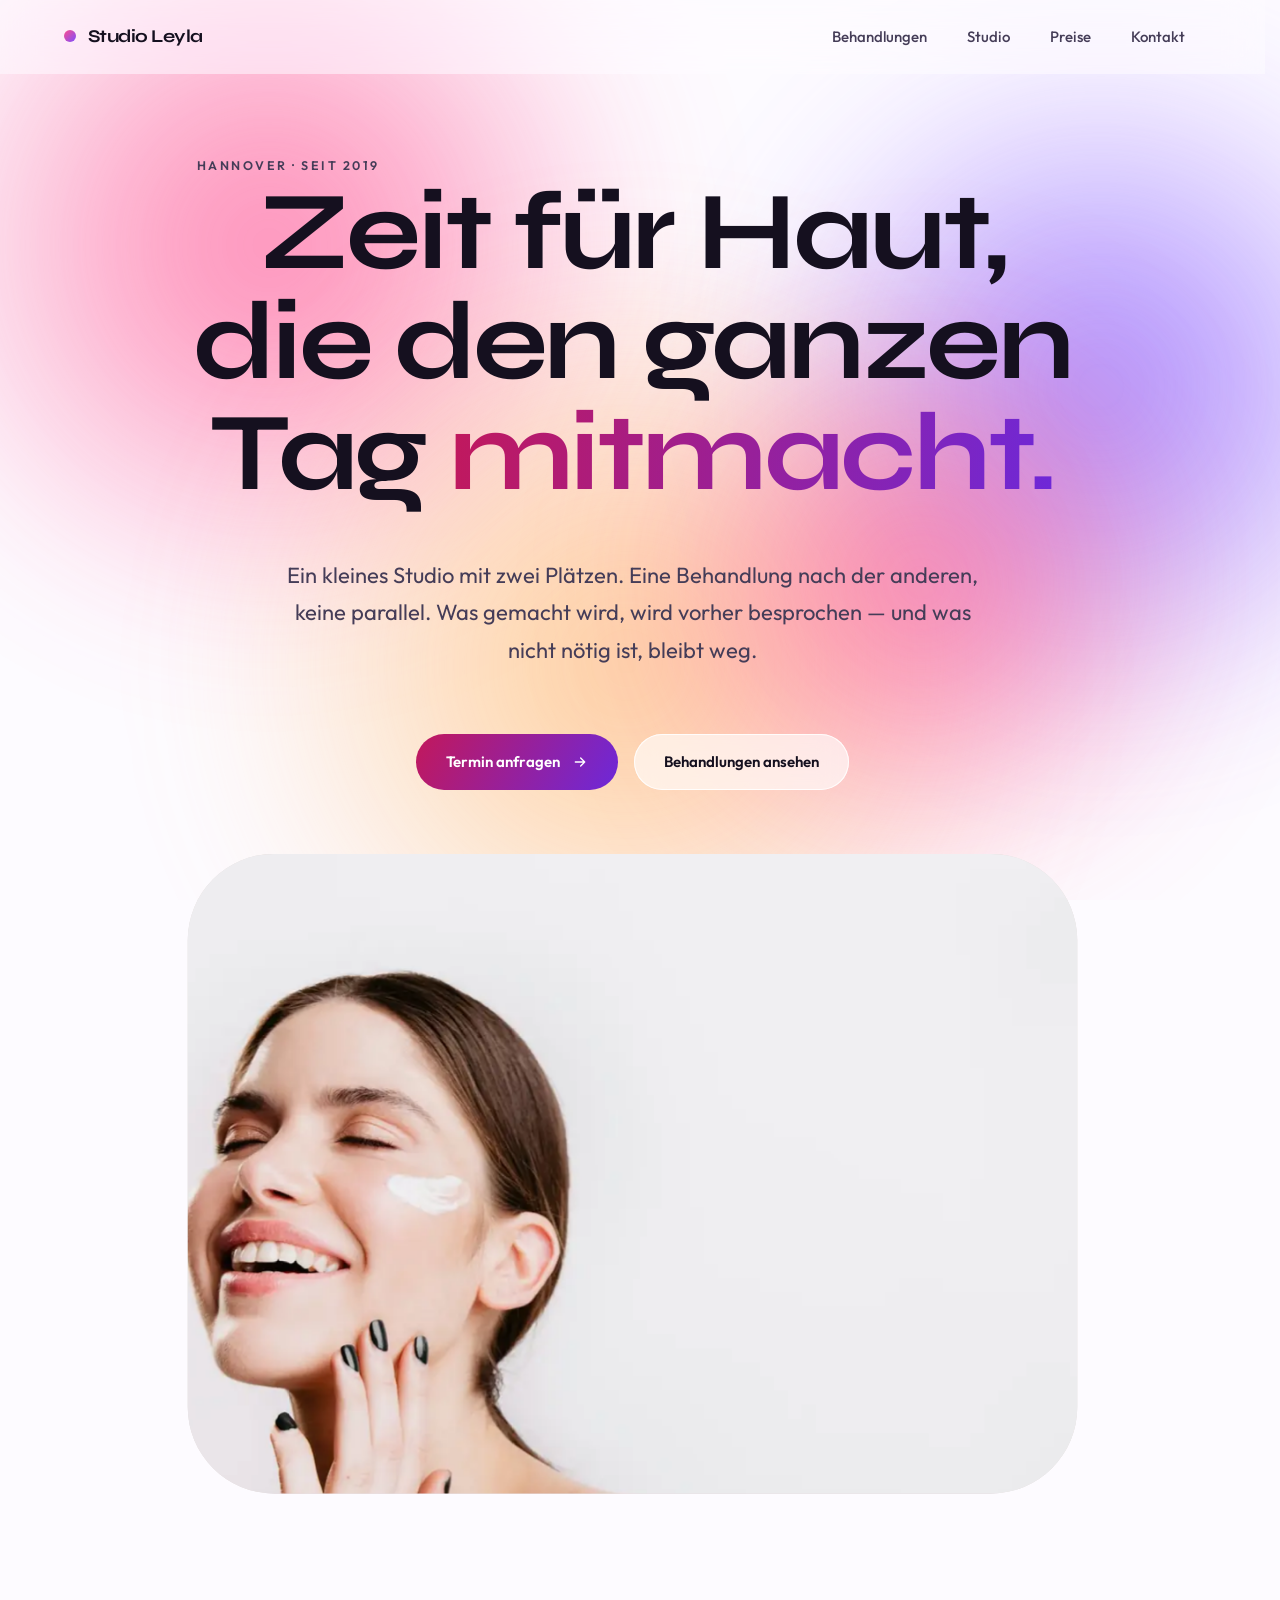
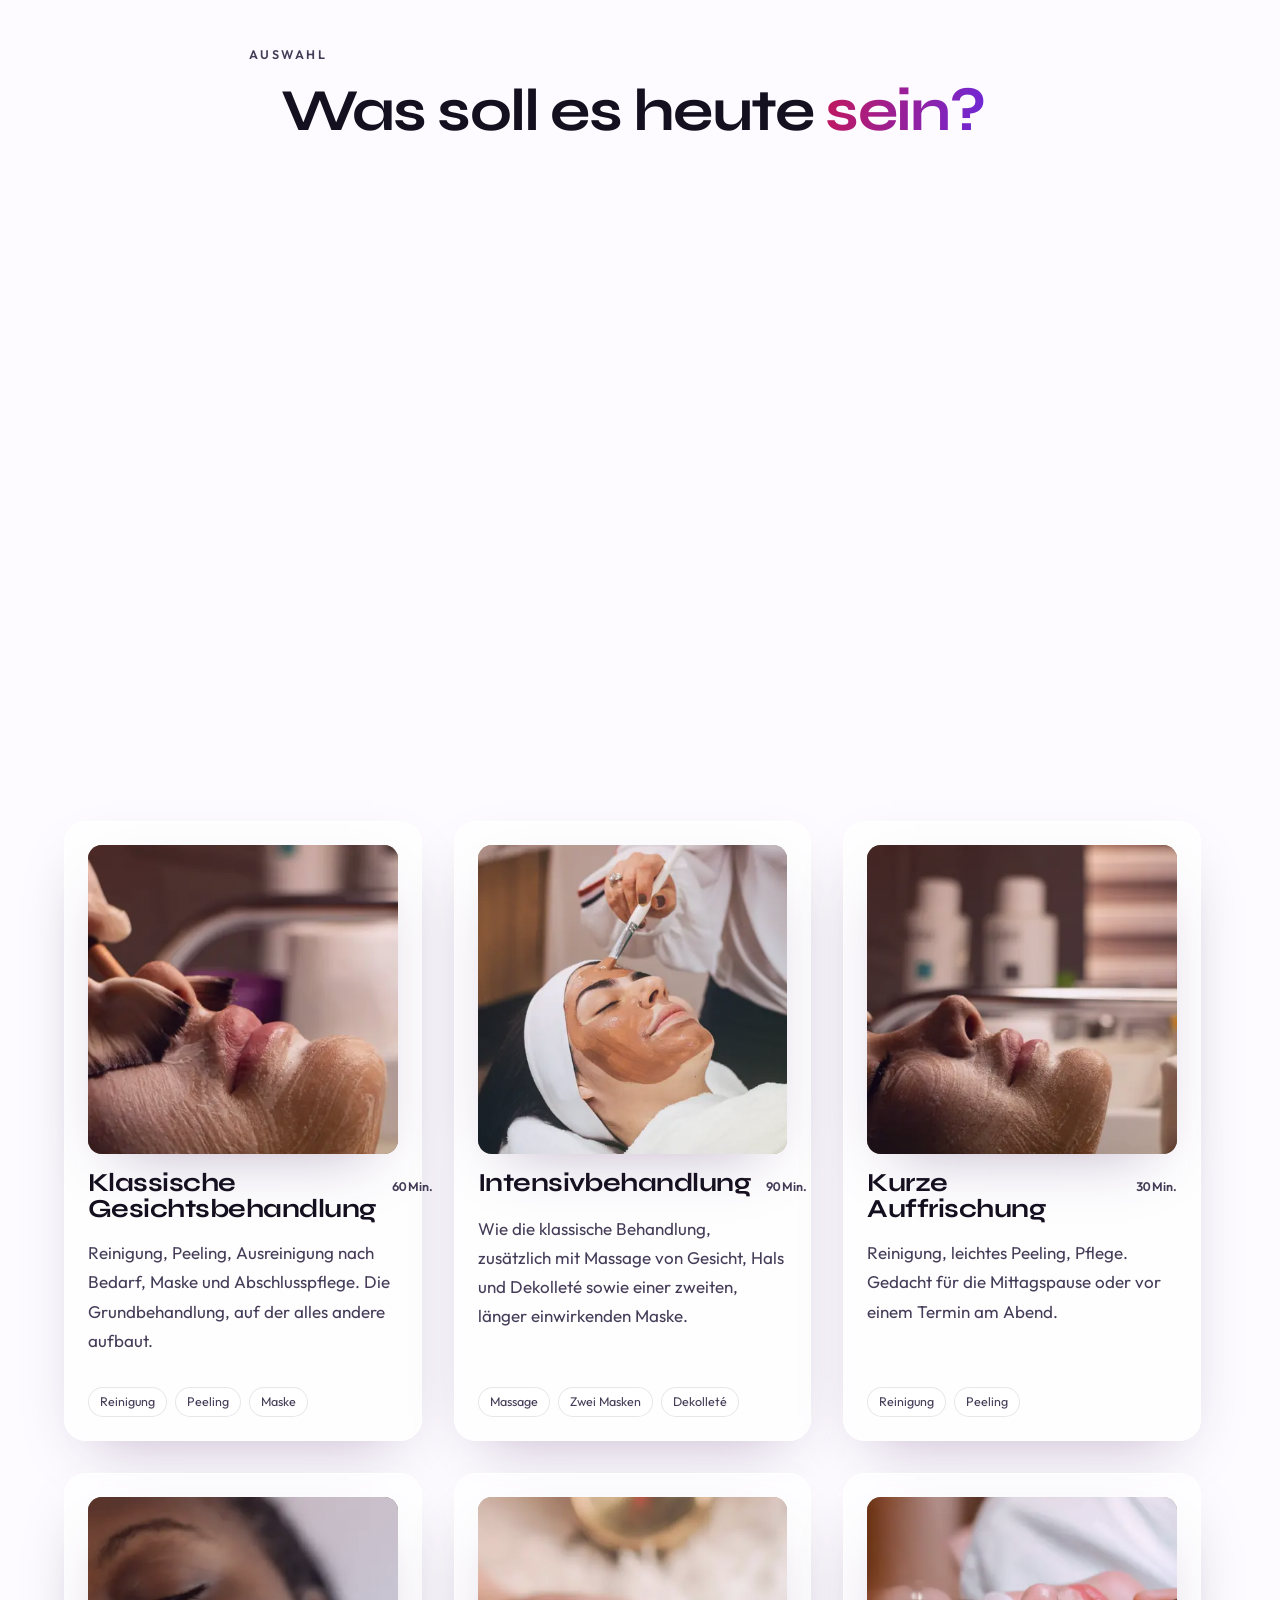
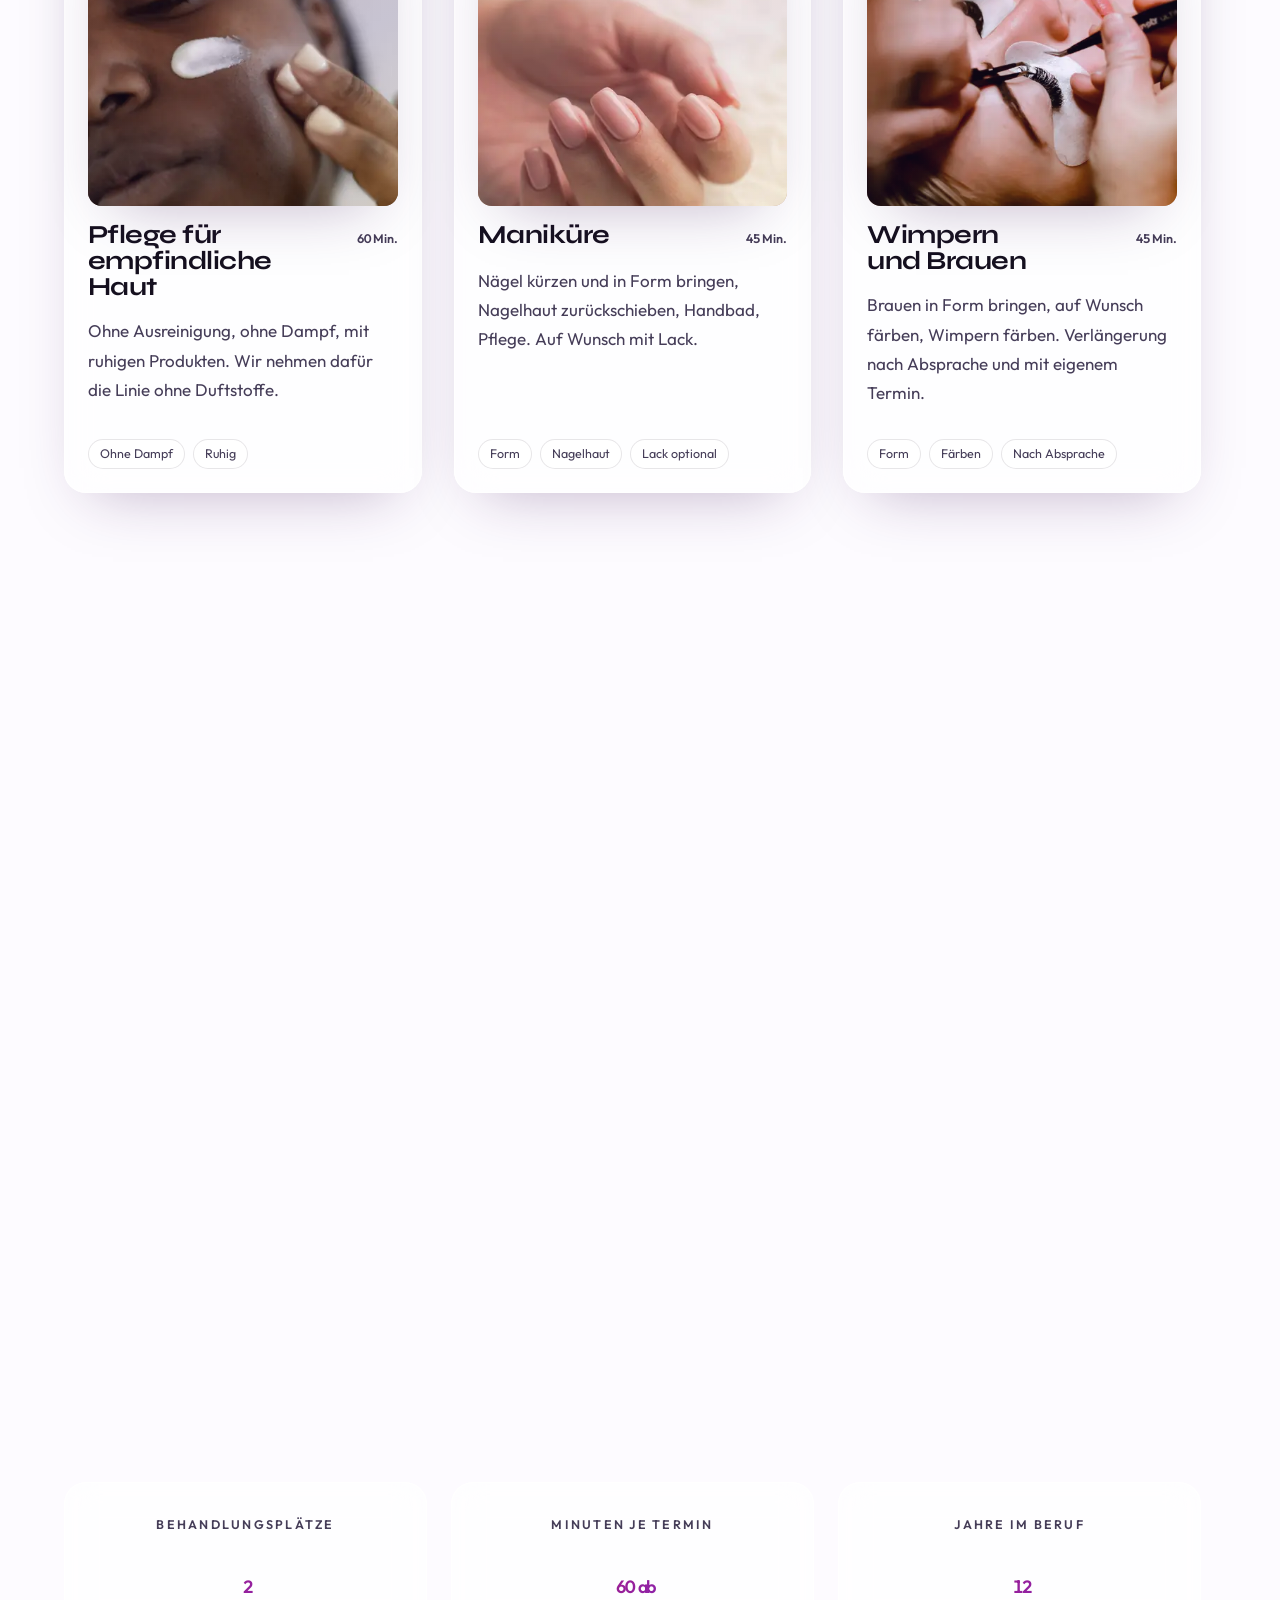
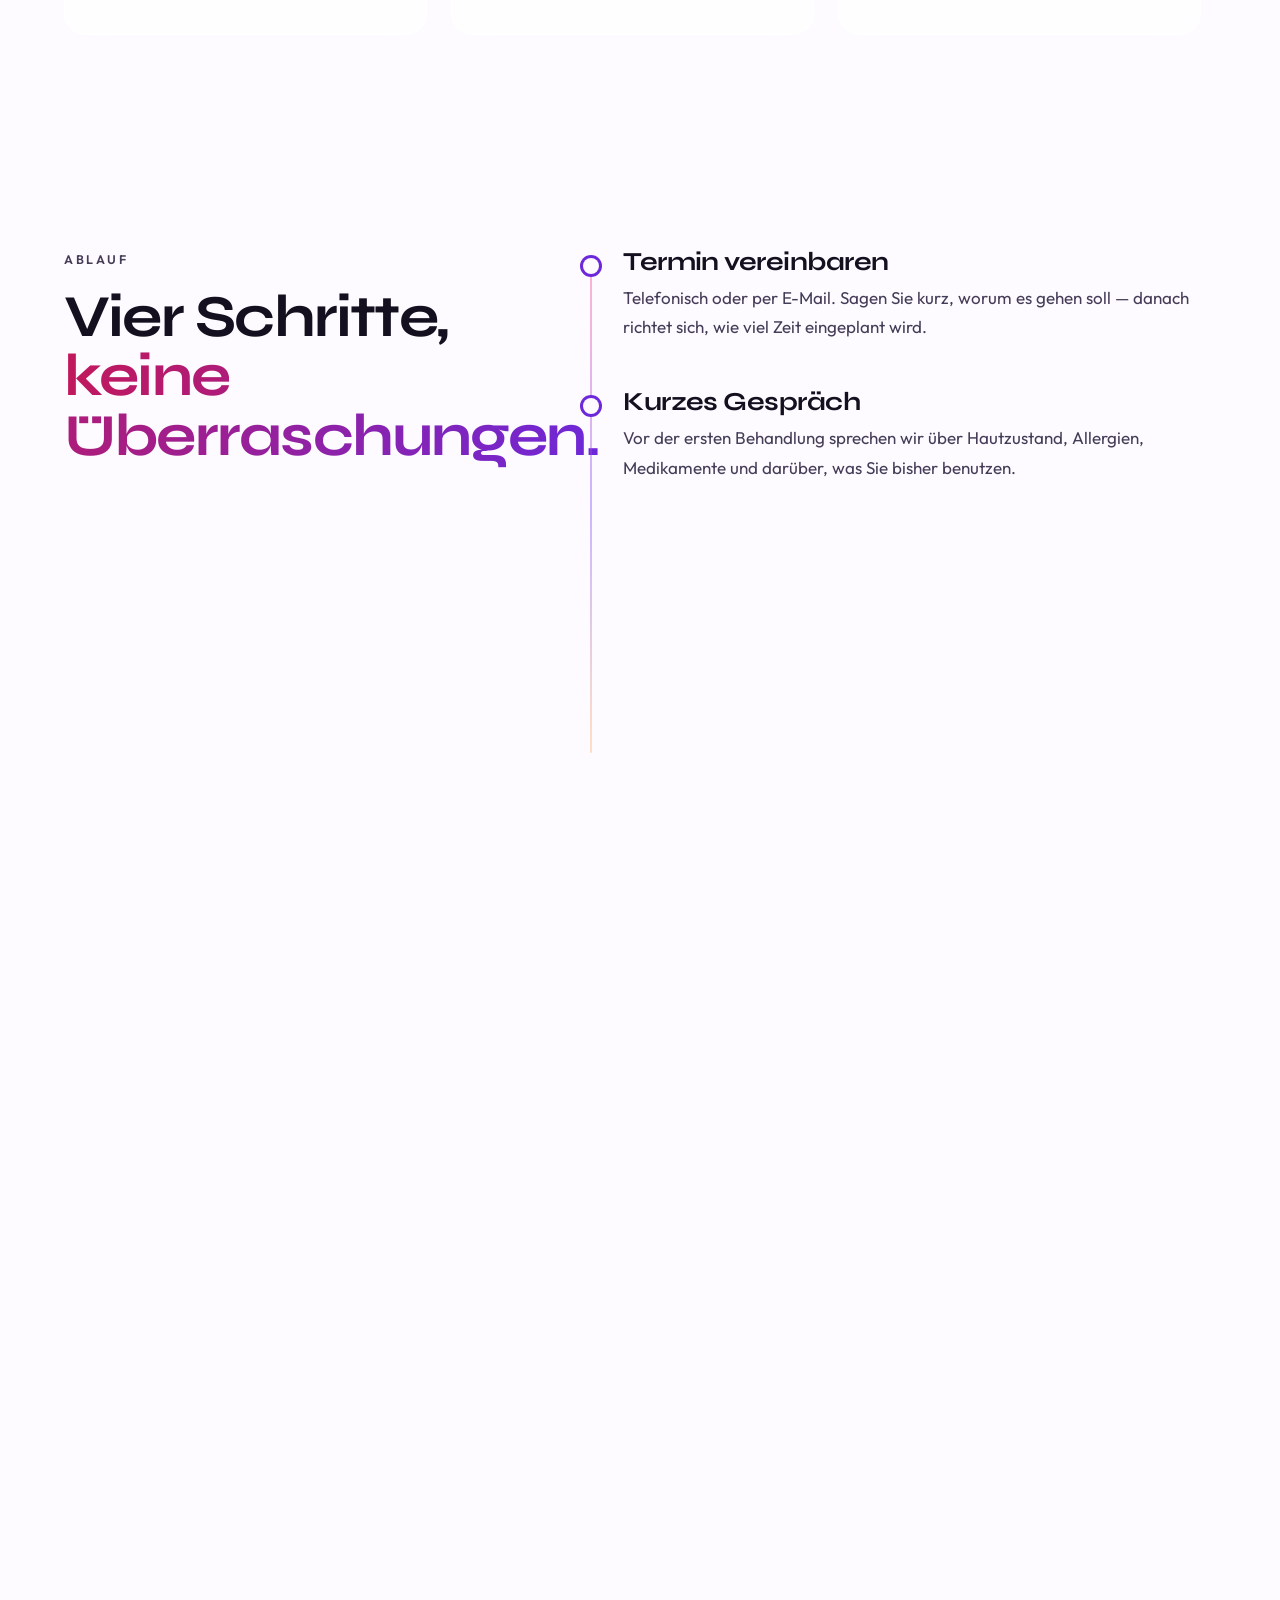
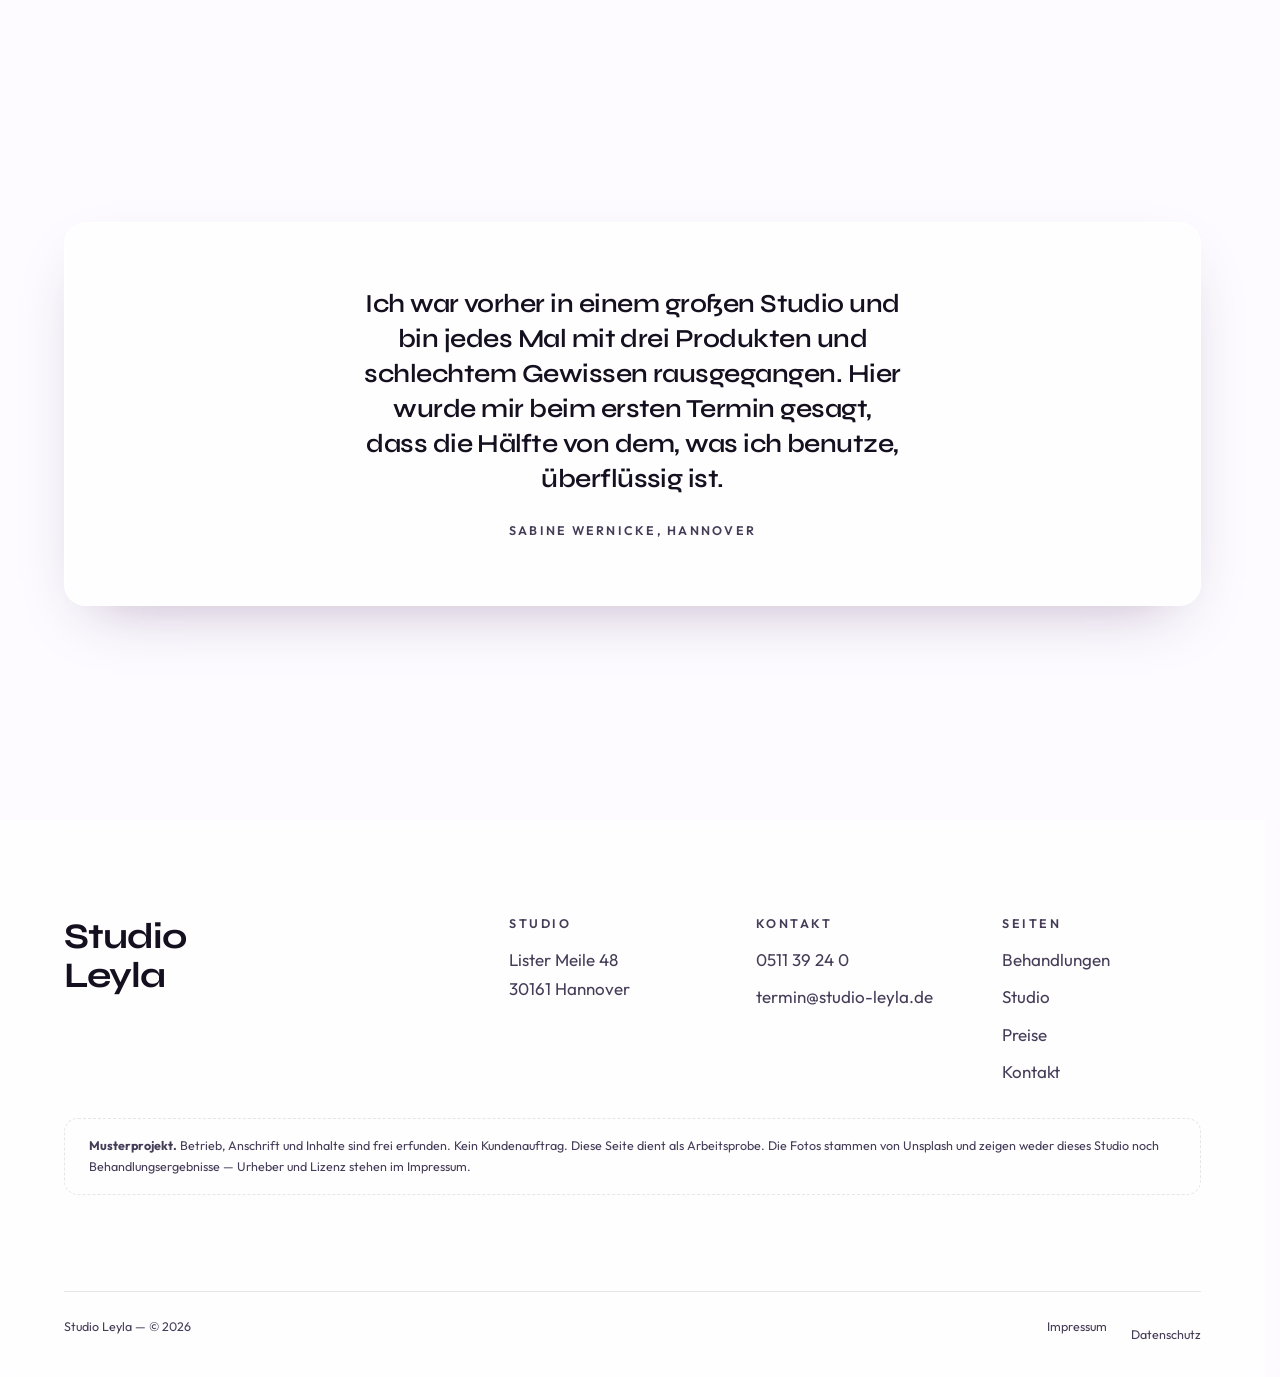
<file: index.html>
<!doctype html>
<html lang="de">
<head>
  <meta charset="utf-8">
  <meta name="viewport" content="width=device-width, initial-scale=1">
  <meta name="robots" content="noindex, nofollow">
  <meta http-equiv="Content-Security-Policy" content="default-src 'self'; script-src 'self'; style-src 'self' 'unsafe-inline'; img-src 'self' data:; font-src 'self'; connect-src 'self'; object-src 'none'; base-uri 'none'; form-action 'none'; upgrade-insecure-requests">
  <meta name="referrer" content="strict-origin-when-cross-origin">
  <title>Studio Leyla — Kosmetikstudio in Hannover</title>
  <meta name="description" content="Kleines Kosmetikstudio in Hannover. Gesichtsbehandlungen, Maniküre, Wimpern und Brauen — mit Zeit und ohne Verkaufsgespräch.">
  <link rel="icon" href="assets/icons/favicon.svg" type="image/svg+xml">
  <link rel="stylesheet" href="assets/css/basis.css">
  <link rel="stylesheet" href="assets/css/raster.css">
  <link rel="stylesheet" href="assets/css/komponenten.css">
  <link rel="stylesheet" href="assets/css/bilder.css">
  <link rel="stylesheet" href="assets/css/bewegung.css">
  <link rel="preload" as="image" href="bilder/hero-portraet-1600.webp"
        imagesrcset="bilder/hero-portraet-1000.webp 1000w, bilder/hero-portraet-1600.webp 1600w, bilder/hero-portraet-2200.webp 2200w"
        imagesizes="(max-width: 1320px) 92vw, 1180px">
</head>
<body data-wurzel="">
  <a class="sprunglink" href="#inhalt">Zum Inhalt</a>

  <div class="flaechen" aria-hidden="true">
    <span></span><span></span><span></span><span></span>
  </div>
  <div class="lichtkegel" aria-hidden="true"></div>

  <header class="kopfzeile">
    <div class="breite kopfzeile__inhalt">
      <a class="marke" href="index.html"><i></i>Studio Leyla</a>
      <nav class="hauptnav" aria-label="Hauptnavigation">
        <ul>
          <li><a href="behandlungen/index.html">Behandlungen</a></li>
          <li><a href="studio/index.html">Studio</a></li>
          <li><a href="preise/index.html">Preise</a></li>
          <li><a href="kontakt/index.html">Kontakt</a></li>
        </ul>
      </nav>
    </div>
  </header>

  <main id="inhalt">

    <section class="hero breite">
      <p class="etikett einblenden">Hannover · seit 2019</p>
      <h1 data-woerter>Zeit für Haut, die den ganzen Tag <em>mitmacht.</em></h1>
      <p class="hero__lead einblenden">
        Ein kleines Studio mit zwei Plätzen. Eine Behandlung nach der
        anderen, keine parallel. Was gemacht wird, wird vorher besprochen —
        und was nicht nötig ist, bleibt weg.
      </p>
      <div class="hero__aktionen einblenden">
        <a class="knopf" href="kontakt/index.html">
          Termin anfragen
          <svg width="16" height="16" viewBox="0 0 24 24" fill="none" aria-hidden="true">
            <path d="M5 12h14M13 6l6 6-6 6" stroke="currentColor" stroke-width="2" stroke-linecap="round" stroke-linejoin="round"/>
          </svg>
        </a>
        <a class="knopf knopf--glas" href="behandlungen/index.html">Behandlungen ansehen</a>
      </div>
    </section>

    <div class="breite maske">
      <div class="maske__bild">
        <div class="kopfbild" style="--platzhalter:#e3dcda">
          <img src="bilder/hero-portraet-1600.webp"
               srcset="bilder/hero-portraet-1000.webp 1000w, bilder/hero-portraet-1600.webp 1600w, bilder/hero-portraet-2200.webp 2200w"
               sizes="(max-width: 1320px) 92vw, 1180px" width="2200" height="1238"
               alt="Person lächelt und berührt die eigene Wange"
               fetchpriority="high" decoding="async">
        </div>
      </div>
    </div>

    <section class="abschnitt breite" aria-labelledby="finder-titel">
      <div class="kopf">
        <p class="etikett einblenden">Auswahl</p>
        <h2 id="finder-titel" data-woerter>Was soll es heute <em>sein?</em></h2>
        <p class="einblenden" style="margin:var(--sp-5) auto 0;color:var(--muted)">
          Drei Fragen, danach steht nur noch das in der Liste, was passt.
          Die Auswahl bleibt in Ihrem Browser — es wird nichts gesendet und
          nichts gespeichert.
        </p>
      </div>

      <div class="glas finder einblenden" id="finder"></div>

      <div class="spalten spalten--3" id="behandlungen-raster" style="margin-top:var(--sp-7)"></div>

      <noscript>
        <p style="margin-top:var(--sp-6)">
          Ohne JavaScript steht die Auswahl nicht zur Verfügung. Alle
          Behandlungen stehen auf der Seite
          <a href="behandlungen/index.html">Behandlungen</a>.
        </p>
      </noscript>
    </section>

    <section class="abschnitt breite" aria-labelledby="studio-titel">
      <div class="gespann">
        <div class="gespann__fest">
          <p class="etikett einblenden">Das Studio</p>
          <h2 id="studio-titel" data-woerter style="margin-top:var(--sp-4)">
            Zwei Plätze, <em>ein Termin</em> nach dem anderen.
          </h2>
          <p class="einblenden" style="margin-top:var(--sp-5);color:var(--muted)">
            Kein Großraum, keine Musik über allem, kein Verkaufsgespräch am
            Ende. Wer hier liegt, liegt allein im Raum.
          </p>
          <p class="einblenden" style="margin-top:var(--sp-6)">
            <a class="knopf knopf--glas" href="studio/index.html">Mehr über das Studio</a>
          </p>
        </div>

        <div class="galerie">
          <div class="scharfstellen">
            <div class="bild bild--4-5" style="--platzhalter:#a7a394">
              <img src="bilder/studio-spiegel-1120.webp"
                   srcset="bilder/studio-spiegel-560.webp 560w, bilder/studio-spiegel-1120.webp 1120w"
                   sizes="(max-width: 760px) 44vw, 24vw" width="1120" height="1400"
                   alt="Arbeitsplatz mit Stuhl, Waschbecken und Pflanze"
                   loading="lazy" decoding="async">
            </div>
          </div>
          <div class="scharfstellen">
            <div class="bild bild--4-5" style="--platzhalter:#cba89f">
              <img src="bilder/ruhe-handtuecher-1120.webp"
                   srcset="bilder/ruhe-handtuecher-560.webp 560w, bilder/ruhe-handtuecher-1120.webp 1120w"
                   sizes="(max-width: 760px) 44vw, 24vw" width="1120" height="1400"
                   alt="Gerollte Handtücher"
                   loading="lazy" decoding="async">
            </div>
          </div>
          <div class="scharfstellen">
            <div class="bild bild--4-5" style="--platzhalter:#dac6ab">
              <img src="bilder/studio-detail-1120.webp"
                   srcset="bilder/studio-detail-560.webp 560w, bilder/studio-detail-1120.webp 1120w"
                   sizes="(max-width: 760px) 90vw, 24vw" width="1120" height="1400"
                   alt="Spiegel auf einer Ablage"
                   loading="lazy" decoding="async">
            </div>
          </div>
        </div>
      </div>
    </section>

    <section class="abschnitt--eng breite" aria-labelledby="zahlen-titel">
      <h2 id="zahlen-titel" class="nur-vorlesen">Das Studio in Zahlen</h2>
      <dl class="kennzahlen einblenden">
        <div class="kennzahl">
          <dt>Behandlungsplätze</dt>
          <dd><span data-zaehlziel="2">2</span></dd>
        </div>
        <div class="kennzahl">
          <dt>Minuten je Termin</dt>
          <dd><span data-zaehlziel="60">60</span><span>ab</span></dd>
        </div>
        <div class="kennzahl">
          <dt>Jahre im Beruf</dt>
          <dd><span data-zaehlziel="12">12</span></dd>
        </div>
      </dl>
    </section>

    <section class="abschnitt breite" aria-labelledby="ablauf-titel">
      <div class="gespann">
        <div class="gespann__fest">
          <p class="etikett einblenden">Ablauf</p>
          <h2 id="ablauf-titel" data-woerter style="margin-top:var(--sp-4)">
            Vier Schritte, <em>keine Überraschungen.</em>
          </h2>
        </div>
        <div class="ablauf" id="ablauf"></div>
      </div>
    </section>

    <section class="abschnitt breite" aria-labelledby="produkte-titel">
      <div class="kopf">
        <p class="etikett einblenden">Produkte</p>
        <h2 id="produkte-titel" data-woerter>Wenig Mittel, <em>gut gewählt.</em></h2>
        <p class="einblenden" style="margin:var(--sp-5) auto 0;color:var(--muted)">
          Wir arbeiten mit zwei Pflegelinien: einer ohne Duftstoffe für empfindliche Haut und einer mit höherem Wirkstoffanteil. Welche zum Einsatz kommt, entscheidet das Gespräch vor der Behandlung, nicht der Katalog.
        </p>
      </div>

      <div class="spalten spalten--3">
        <div class="scharfstellen">
          <div class="bild bild--3-2" style="--platzhalter:#ada8a9">
            <img src="bilder/produkte-flaschen-1320.webp"
                 srcset="bilder/produkte-flaschen-660.webp 660w, bilder/produkte-flaschen-1320.webp 1320w"
                 sizes="(max-width: 620px) 88vw, (max-width: 900px) 44vw, 30vw"
                 width="1320" height="880"
                 alt="Glasflaschen mit Pflegeprodukten"
                 loading="lazy" decoding="async">
          </div>
          <p class="bildzeile"><b>Reinigung</b><span>ohne Duftstoffe</span></p>
        </div>
        <div class="scharfstellen">
          <div class="bild bild--3-2" style="--platzhalter:#aaa190">
            <img src="bilder/produkte-ablage-1320.webp"
                 srcset="bilder/produkte-ablage-660.webp 660w, bilder/produkte-ablage-1320.webp 1320w"
                 sizes="(max-width: 620px) 88vw, (max-width: 900px) 44vw, 30vw"
                 width="1320" height="880"
                 alt="Pflegeprodukte und ein Rollstab auf heller Ablage"
                 loading="lazy" decoding="async">
          </div>
          <p class="bildzeile"><b>Pflege</b><span>auf den Hautzustand abgestimmt</span></p>
        </div>
        <div class="scharfstellen">
          <div class="bild bild--3-2" style="--platzhalter:#28292b">
            <img src="bilder/produkte-pinsel-1320.webp"
                 srcset="bilder/produkte-pinsel-660.webp 660w, bilder/produkte-pinsel-1320.webp 1320w"
                 sizes="(max-width: 620px) 88vw, (max-width: 900px) 44vw, 30vw"
                 width="1320" height="880"
                 alt="Drei Pinsel auf einem Tisch"
                 loading="lazy" decoding="async">
          </div>
          <p class="bildzeile"><b>Werkzeug</b><span>nach jedem Termin gereinigt</span></p>
        </div>
      </div>
    </section>

    <section class="abschnitt--eng breite">
      <blockquote class="zitat einblenden">
        <p>Ich war vorher in einem großen Studio und bin jedes Mal mit drei Produkten und schlechtem Gewissen rausgegangen. Hier wurde mir beim ersten Termin gesagt, dass die Hälfte von dem, was ich benutze, überflüssig ist.</p>
        <footer>Sabine Wernicke, Hannover</footer>
      </blockquote>
    </section>

  </main>

  <footer class="fusszeile">
    <div class="breite">
      <div class="fusszeile__raster">
        <div>
          <p class="fusszeile__marke">Studio<br>Leyla</p>
        </div>
        <div>
          <h2>Studio</h2>
          <p style="color:var(--muted)">
            Lister Meile 48<br>
            30161 Hannover
          </p>
        </div>
        <div>
          <h2>Kontakt</h2>
          <ul>
            <li><a href="tel:+4951139240">0511 39 24 0</a></li>
            <li><a href="mailto:termin@studio-leyla.de">termin@studio-leyla.de</a></li>
          </ul>
        </div>
        <div>
          <h2>Seiten</h2>
          <ul>
            <li><a href="behandlungen/index.html">Behandlungen</a></li>
            <li><a href="studio/index.html">Studio</a></li>
            <li><a href="preise/index.html">Preise</a></li>
            <li><a href="kontakt/index.html">Kontakt</a></li>
          </ul>
        </div>
      </div>

      <p class="fusszeile__hinweis">
        <strong>Musterprojekt.</strong> Betrieb, Anschrift und Inhalte sind frei
        erfunden. Kein Kundenauftrag. Diese Seite dient als Arbeitsprobe.
        Die Fotos stammen von Unsplash und zeigen weder dieses Studio noch
        Behandlungsergebnisse — Urheber und Lizenz stehen im
        <a href="impressum/index.html">Impressum</a>.
      </p>

      <div class="fusszeile__unten">
        <p>Studio Leyla — © 2026</p>
        <ul>
          <li><a href="impressum/index.html">Impressum</a></li>
          <li><a href="datenschutz/index.html">Datenschutz</a></li>
        </ul>
      </div>
    </div>
  </footer>

  <script src="daten/inhalte.js" defer></script>
  <script src="daten/bilder.js" defer></script>
  <script src="assets/js/bewegung.js" defer></script>
  <script src="assets/js/komponenten.js" defer></script>
</body>
</html>
</file>
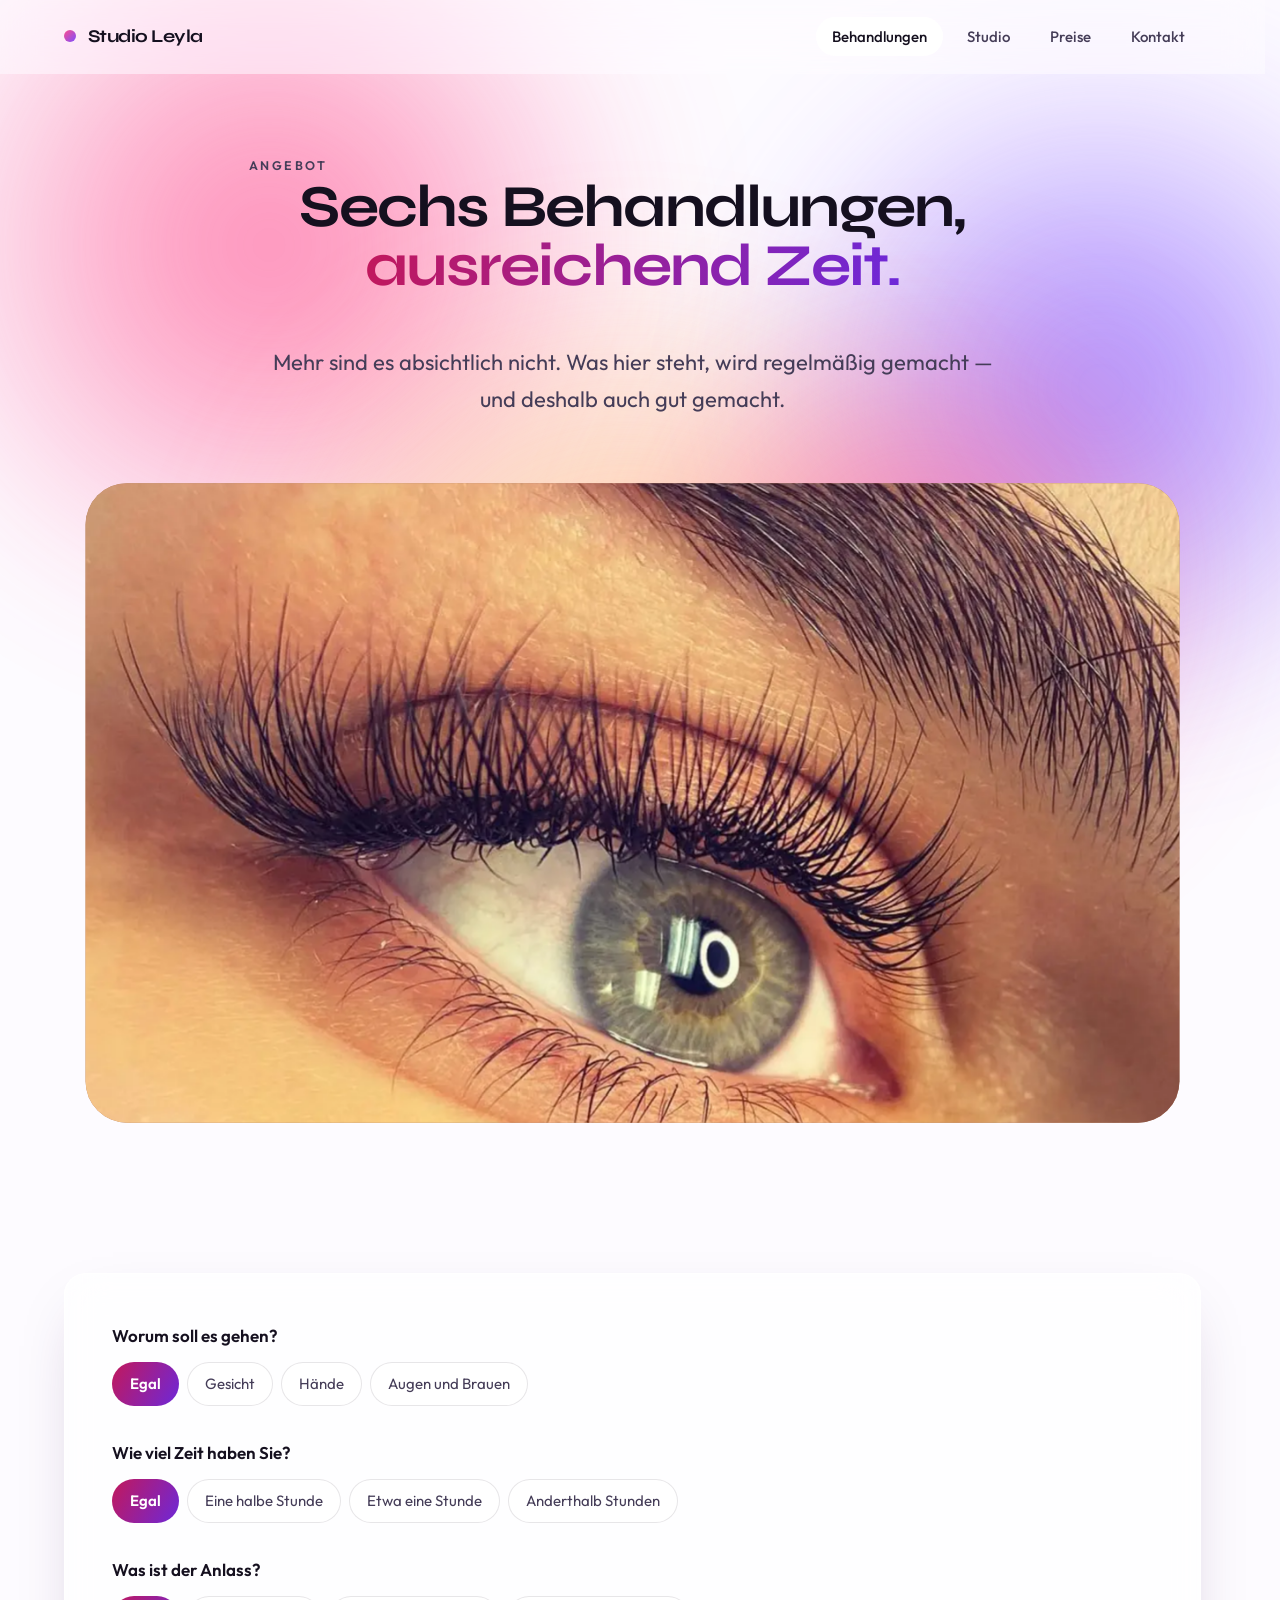
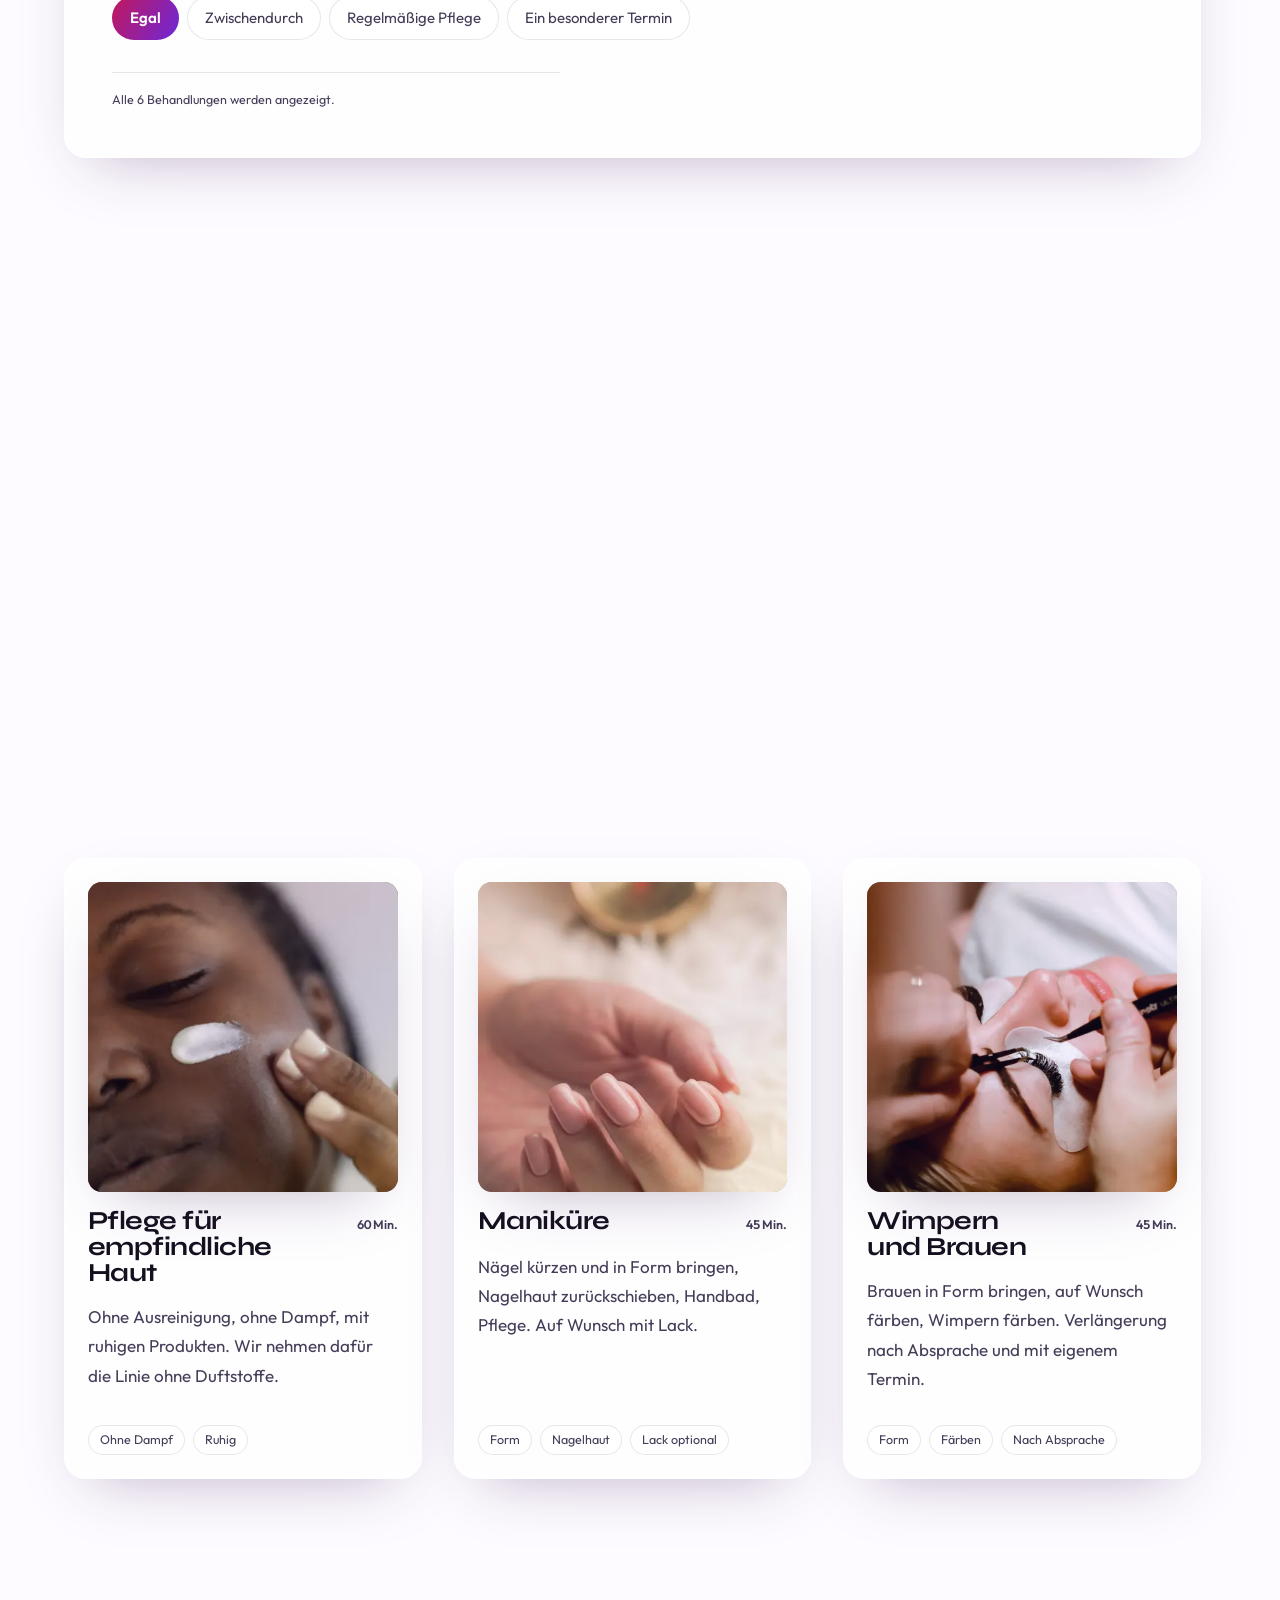
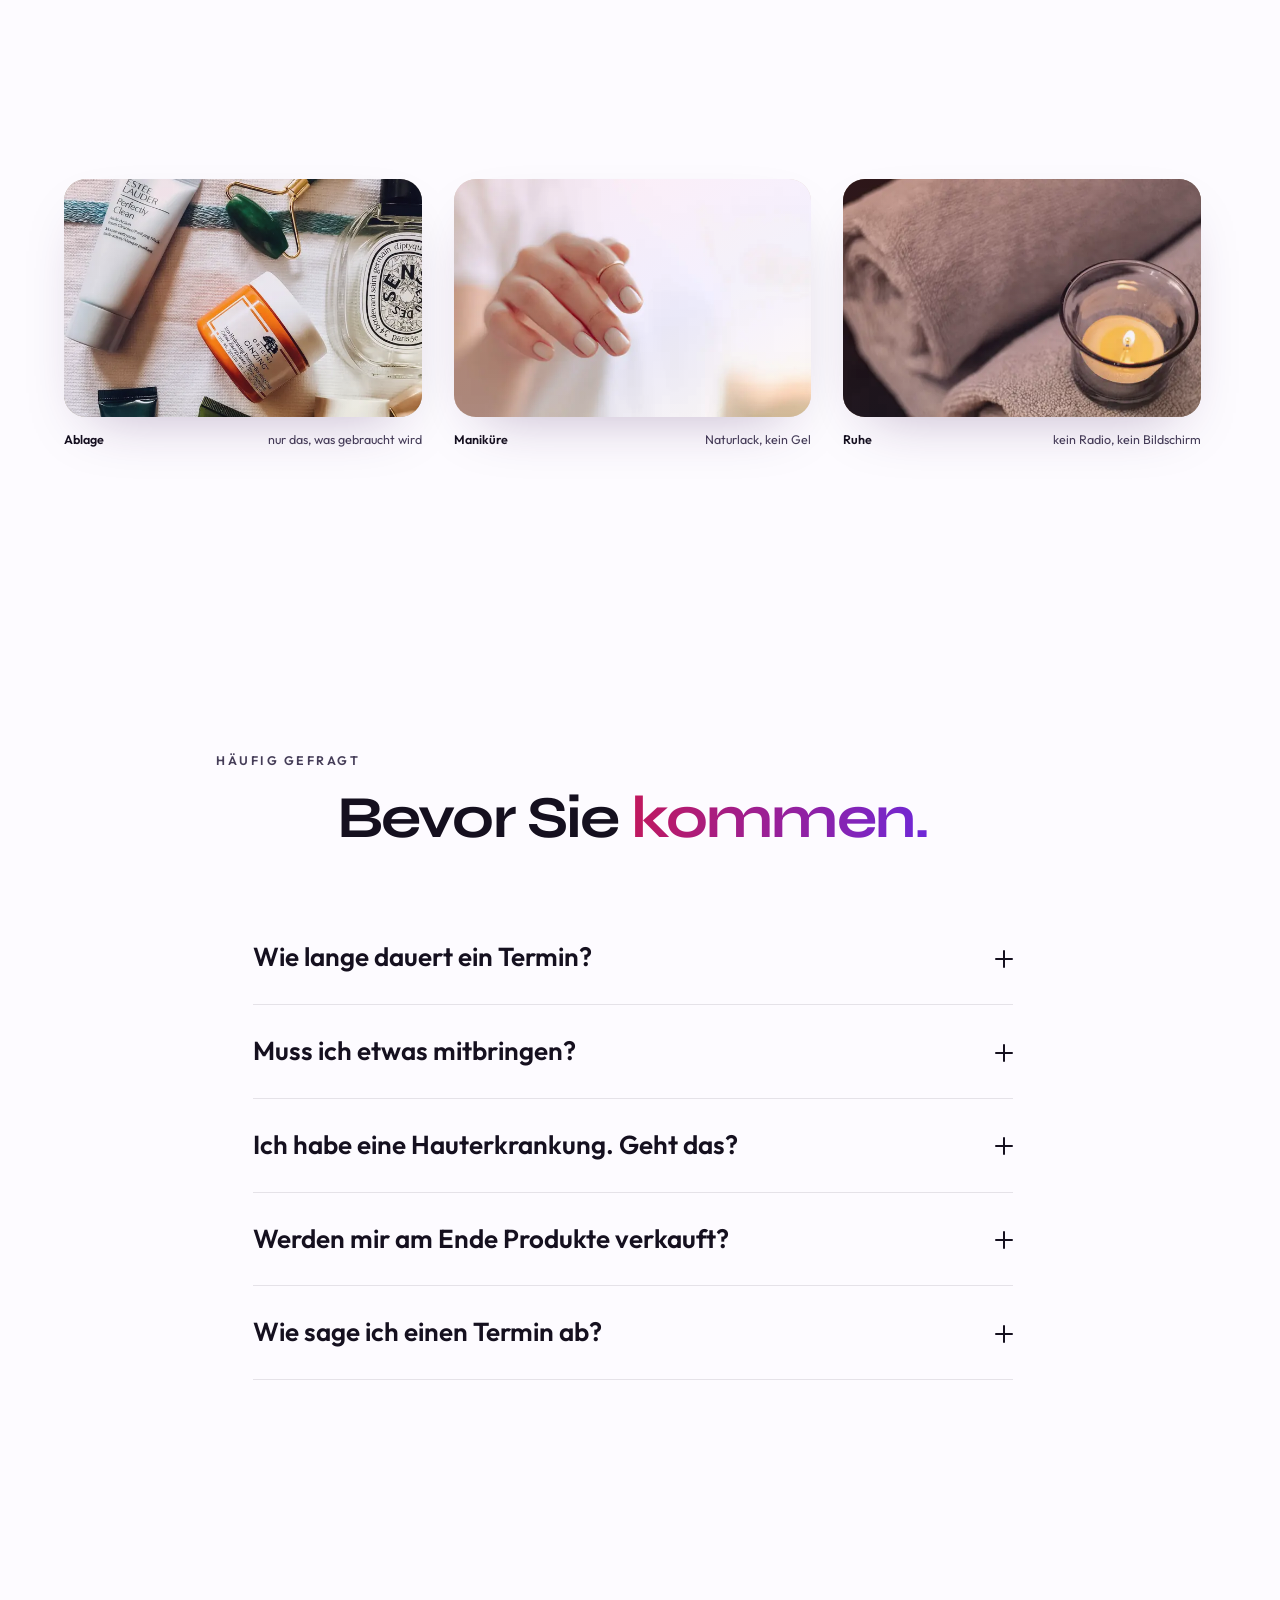
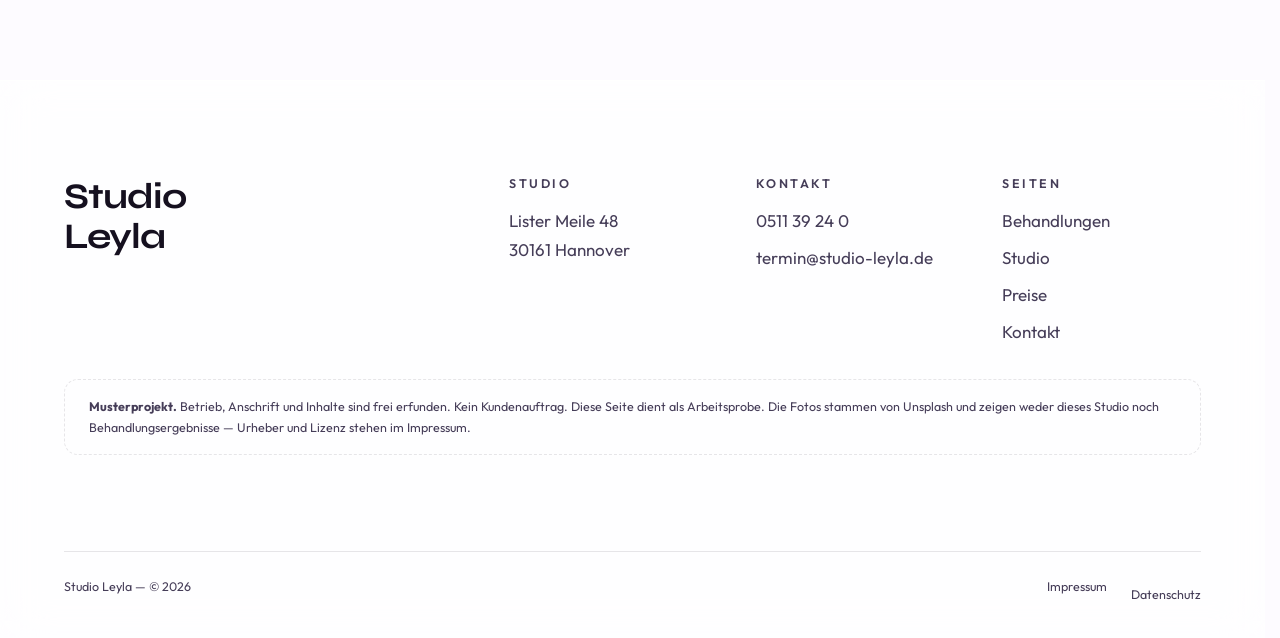
<file: behandlungen/index.html>
<!doctype html>
<html lang="de">
<head>
  <meta charset="utf-8">
  <meta name="viewport" content="width=device-width, initial-scale=1">
  <meta name="robots" content="noindex, nofollow">
  <meta http-equiv="Content-Security-Policy" content="default-src 'self'; script-src 'self'; style-src 'self' 'unsafe-inline'; img-src 'self' data:; font-src 'self'; connect-src 'self'; object-src 'none'; base-uri 'none'; form-action 'none'; upgrade-insecure-requests">
  <meta name="referrer" content="strict-origin-when-cross-origin">
  <title>Behandlungen — Studio Leyla</title>
  <meta name="description" content="Gesichtsbehandlungen, Maniküre, Wimpern und Brauen im Studio Leyla in Hannover.">
  <link rel="icon" href="../assets/icons/favicon.svg" type="image/svg+xml">
  <link rel="stylesheet" href="../assets/css/basis.css">
  <link rel="stylesheet" href="../assets/css/raster.css">
  <link rel="stylesheet" href="../assets/css/komponenten.css">
  <link rel="stylesheet" href="../assets/css/bilder.css">
  <link rel="stylesheet" href="../assets/css/bewegung.css">
</head>
<body data-wurzel="../">
  <a class="sprunglink" href="#inhalt">Zum Inhalt</a>

  <div class="flaechen" aria-hidden="true">
    <span></span><span></span><span></span><span></span>
  </div>
  <div class="lichtkegel" aria-hidden="true"></div>

  <header class="kopfzeile">
    <div class="breite kopfzeile__inhalt">
      <a class="marke" href="../index.html"><i></i>Studio Leyla</a>
      <nav class="hauptnav" aria-label="Hauptnavigation">
        <ul>
          <li><a href="../behandlungen/index.html" aria-current="page">Behandlungen</a></li>
          <li><a href="../studio/index.html">Studio</a></li>
          <li><a href="../preise/index.html">Preise</a></li>
          <li><a href="../kontakt/index.html">Kontakt</a></li>
        </ul>
      </nav>
    </div>
  </header>

  <main id="inhalt">

    <section class="hero breite">
      <p class="etikett einblenden">Angebot</p>
      <h1 data-woerter style="font-size:var(--fs-h2)">Sechs Behandlungen, <em>ausreichend Zeit.</em></h1>
      <p class="hero__lead einblenden">Mehr sind es absichtlich nicht. Was hier steht, wird regelmäßig gemacht — und deshalb auch gut gemacht.</p>
    </section>

    <div class="breite maske">
      <div class="maske__bild">
        <div class="kopfbild" style="--platzhalter:#b27f63">
          <img src="../bilder/detail-wimpern-1600.webp" srcset="../bilder/detail-wimpern-1000.webp 1000w, ../bilder/detail-wimpern-1600.webp 1600w" sizes="(max-width: 1320px) 92vw, 1180px" width="1600" height="900" alt="Nahaufnahme eines Auges mit langen Wimpern" fetchpriority="high" decoding="async">
        </div>
      </div>
    </div>

    <section class="abschnitt breite">
      <div class="glas finder einblenden" id="finder"></div>
      <div class="spalten spalten--3" id="behandlungen-raster" style="margin-top:var(--sp-7)"></div>

      <noscript>
        <ul style="margin-top:var(--sp-6)">
          <li>Klassische Gesichtsbehandlung — 60 Minuten</li>
          <li>Intensivbehandlung — 90 Minuten</li>
          <li>Kurze Auffrischung — 30 Minuten</li>
          <li>Pflege für empfindliche Haut — 60 Minuten</li>
          <li>Maniküre — 45 Minuten</li>
          <li>Wimpern und Brauen — 45 Minuten</li>
        </ul>
      </noscript>
    </section>

    <section class="abschnitt breite">
      <div class="einblenden">
        <div class="spalten spalten--3"><div class="scharfstellen"><div class="bild bild--3-2" style="--platzhalter:#aaa190"><img src="../bilder/produkte-ablage-1320.webp" srcset="../bilder/produkte-ablage-660.webp 660w, ../bilder/produkte-ablage-1320.webp 1320w" sizes="(max-width: 620px) 88vw, (max-width: 900px) 44vw, 30vw" width="1320" height="880" alt="Pflegeprodukte und ein Rollstab auf heller Ablage" loading="lazy" decoding="async"></div><p class="bildzeile"><b>Ablage</b><span>nur das, was gebraucht wird</span></p></div><div class="scharfstellen"><div class="bild bild--3-2" style="--platzhalter:#e1d3c9"><img src="../bilder/detail-haende-1320.webp" srcset="../bilder/detail-haende-660.webp 660w, ../bilder/detail-haende-1320.webp 1320w" sizes="(max-width: 620px) 88vw, (max-width: 900px) 44vw, 30vw" width="1320" height="880" alt="Hand mit hellem Naturnagellack" loading="lazy" decoding="async"></div><p class="bildzeile"><b>Maniküre</b><span>Naturlack, kein Gel</span></p></div><div class="scharfstellen"><div class="bild bild--3-2" style="--platzhalter:#876e5d"><img src="../bilder/ruhe-kerzen-1320.webp" srcset="../bilder/ruhe-kerzen-660.webp 660w, ../bilder/ruhe-kerzen-1320.webp 1320w" sizes="(max-width: 620px) 88vw, (max-width: 900px) 44vw, 30vw" width="1320" height="880" alt="Kerzen auf einer Ablage" loading="lazy" decoding="async"></div><p class="bildzeile"><b>Ruhe</b><span>kein Radio, kein Bildschirm</span></p></div></div>
      </div>
    </section>

    <section class="abschnitt breite" aria-labelledby="fragen-titel">
      <div class="kopf">
        <p class="etikett einblenden">Häufig gefragt</p>
        <h2 id="fragen-titel" data-woerter>Bevor Sie <em>kommen.</em></h2>
      </div>

      <div class="einblenden" style="max-width:760px;margin-inline:auto">
        <div class="klapp">
          <button class="klapp__knopf" type="button" aria-expanded="false" aria-controls="f-1">
            <span>Wie lange dauert ein Termin?</span><span class="klapp__zeichen" aria-hidden="true"></span>
          </button>
          <div class="klapp__inhalt" id="f-1">
            <div><p>Zwischen 30 und 90 Minuten, je nach Behandlung. Beim
            ersten Termin kommt ein kurzes Gespräch dazu, rechnen Sie also
            zehn Minuten mehr ein.</p></div>
          </div>
        </div>

        <div class="klapp">
          <button class="klapp__knopf" type="button" aria-expanded="false" aria-controls="f-2">
            <span>Muss ich etwas mitbringen?</span><span class="klapp__zeichen" aria-hidden="true"></span>
          </button>
          <div class="klapp__inhalt" id="f-2">
            <div><p>Nein. Wenn Sie Produkte benutzen, bei denen Sie unsicher
            sind, bringen Sie sie gern mit — dann sehen wir sie uns an.</p></div>
          </div>
        </div>

        <div class="klapp">
          <button class="klapp__knopf" type="button" aria-expanded="false" aria-controls="f-3">
            <span>Ich habe eine Hauterkrankung. Geht das?</span><span class="klapp__zeichen" aria-hidden="true"></span>
          </button>
          <div class="klapp__inhalt" id="f-3">
            <div><p>Sprechen Sie uns vorher an. Kosmetik ersetzt keine
            ärztliche Behandlung, und manche Hautzustände gehören zuerst zur
            Hautärztin oder zum Hautarzt. Wir sagen es Ihnen ehrlich, wenn wir
            der falsche Ort sind.</p></div>
          </div>
        </div>

        <div class="klapp">
          <button class="klapp__knopf" type="button" aria-expanded="false" aria-controls="f-4">
            <span>Werden mir am Ende Produkte verkauft?</span><span class="klapp__zeichen" aria-hidden="true"></span>
          </button>
          <div class="klapp__inhalt" id="f-4">
            <div><p>Nur wenn Sie danach fragen. Kein Verkaufsgespräch am
            Ende der Behandlung.</p></div>
          </div>
        </div>

        <div class="klapp">
          <button class="klapp__knopf" type="button" aria-expanded="false" aria-controls="f-5">
            <span>Wie sage ich einen Termin ab?</span><span class="klapp__zeichen" aria-hidden="true"></span>
          </button>
          <div class="klapp__inhalt" id="f-5">
            <div><p>Ein Anruf reicht. Bis 24 Stunden vor dem Termin kostet die Absage nichts; danach berechnen wir die Hälfte des Behandlungspreises.</p></div>
          </div>
        </div>
      </div>
    </section>
  </main>

  <footer class="fusszeile">
    <div class="breite">
      <div class="fusszeile__raster">
        <div>
          <p class="fusszeile__marke">Studio<br>Leyla</p>
        </div>
        <div>
          <h2>Studio</h2>
          <p style="color:var(--muted)">
            Lister Meile 48<br>
            30161 Hannover
          </p>
        </div>
        <div>
          <h2>Kontakt</h2>
          <ul>
            <li><a href="tel:+4951139240">0511 39 24 0</a></li>
            <li><a href="mailto:termin@studio-leyla.de">termin@studio-leyla.de</a></li>
          </ul>
        </div>
        <div>
          <h2>Seiten</h2>
          <ul>
            <li><a href="../behandlungen/index.html">Behandlungen</a></li>
            <li><a href="../studio/index.html">Studio</a></li>
            <li><a href="../preise/index.html">Preise</a></li>
            <li><a href="../kontakt/index.html">Kontakt</a></li>
          </ul>
        </div>
      </div>

      <p class="fusszeile__hinweis">
        <strong>Musterprojekt.</strong> Betrieb, Anschrift und Inhalte sind frei
        erfunden. Kein Kundenauftrag. Diese Seite dient als Arbeitsprobe.
        Die Fotos stammen von Unsplash und zeigen weder dieses Studio noch
        Behandlungsergebnisse — Urheber und Lizenz stehen im
        <a href="../impressum/index.html">Impressum</a>.
      </p>

      <div class="fusszeile__unten">
        <p>Studio Leyla — © 2026</p>
        <ul>
          <li><a href="../impressum/index.html">Impressum</a></li>
          <li><a href="../datenschutz/index.html">Datenschutz</a></li>
        </ul>
      </div>
    </div>
  </footer>

  <script src="../daten/inhalte.js" defer></script>
  <script src="../daten/bilder.js" defer></script>
  <script src="../assets/js/bewegung.js" defer></script>
  <script src="../assets/js/komponenten.js" defer></script>
</body>
</html>
</file>
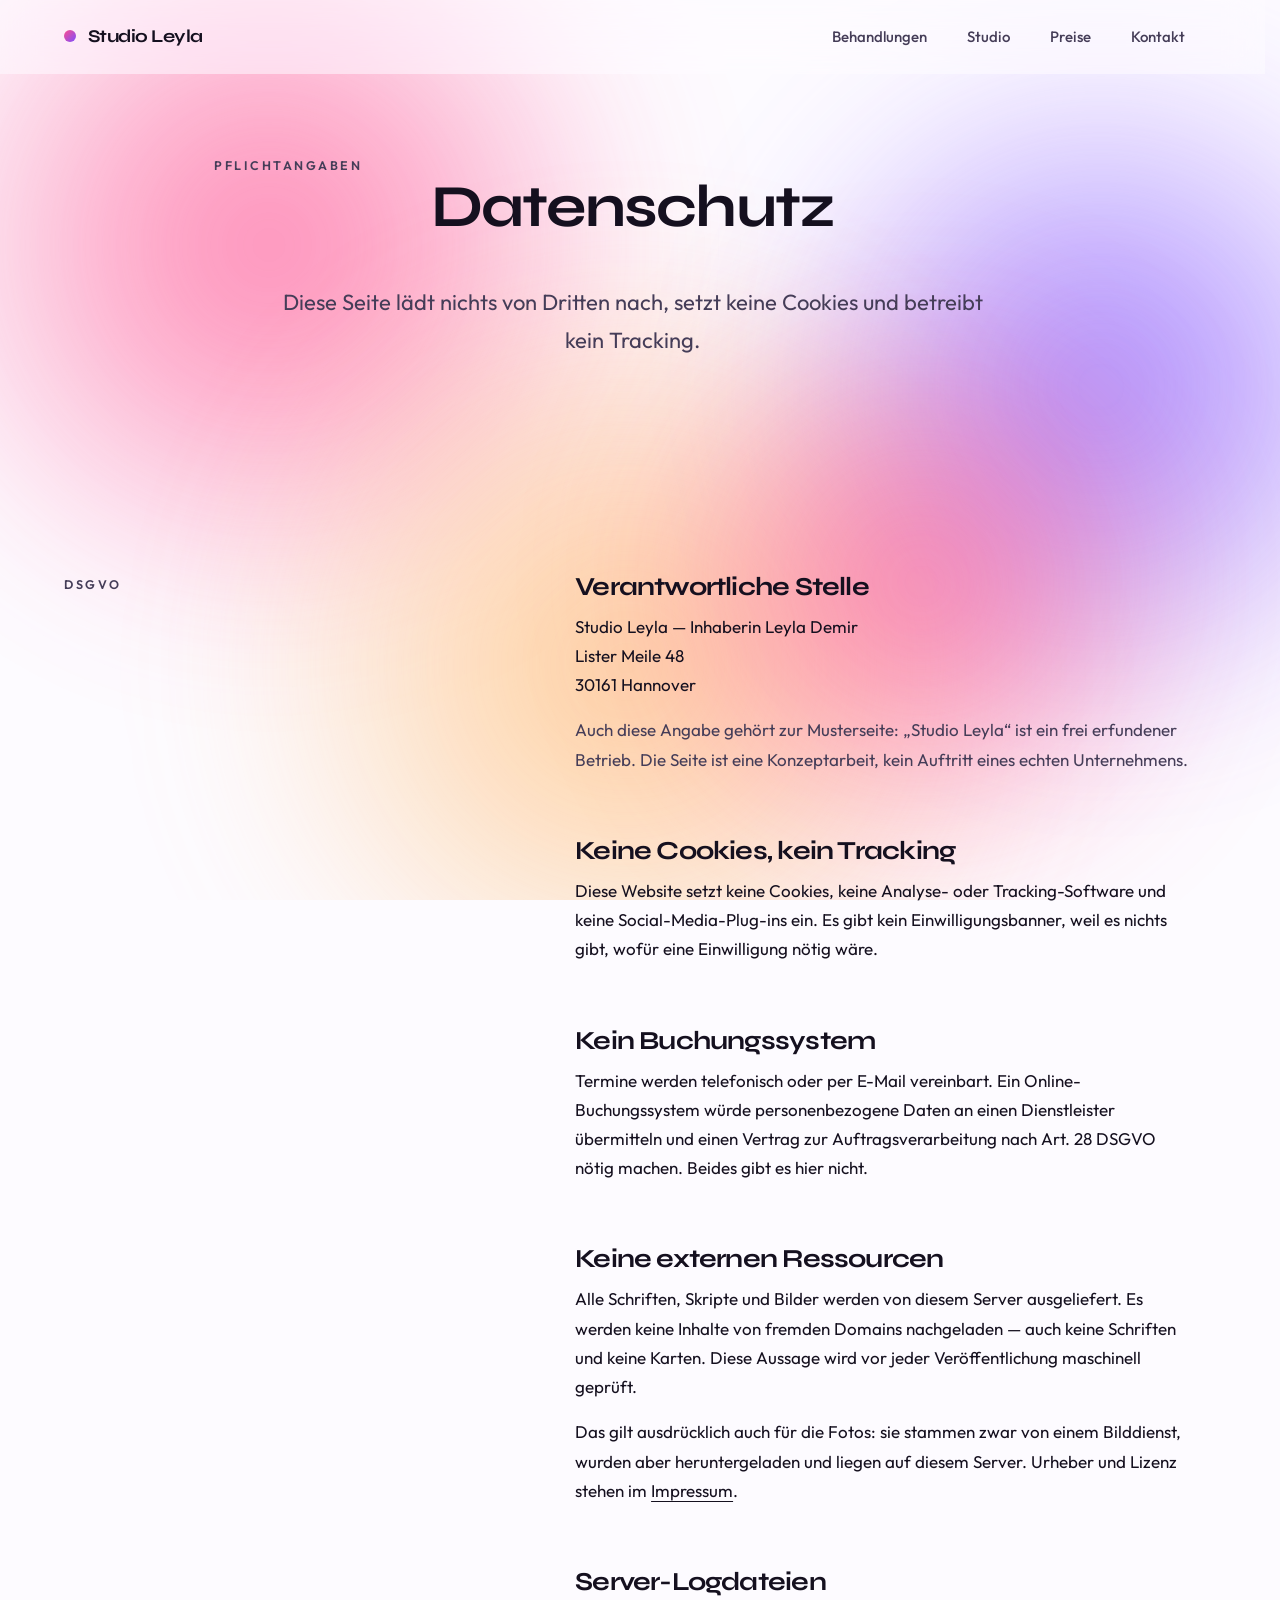
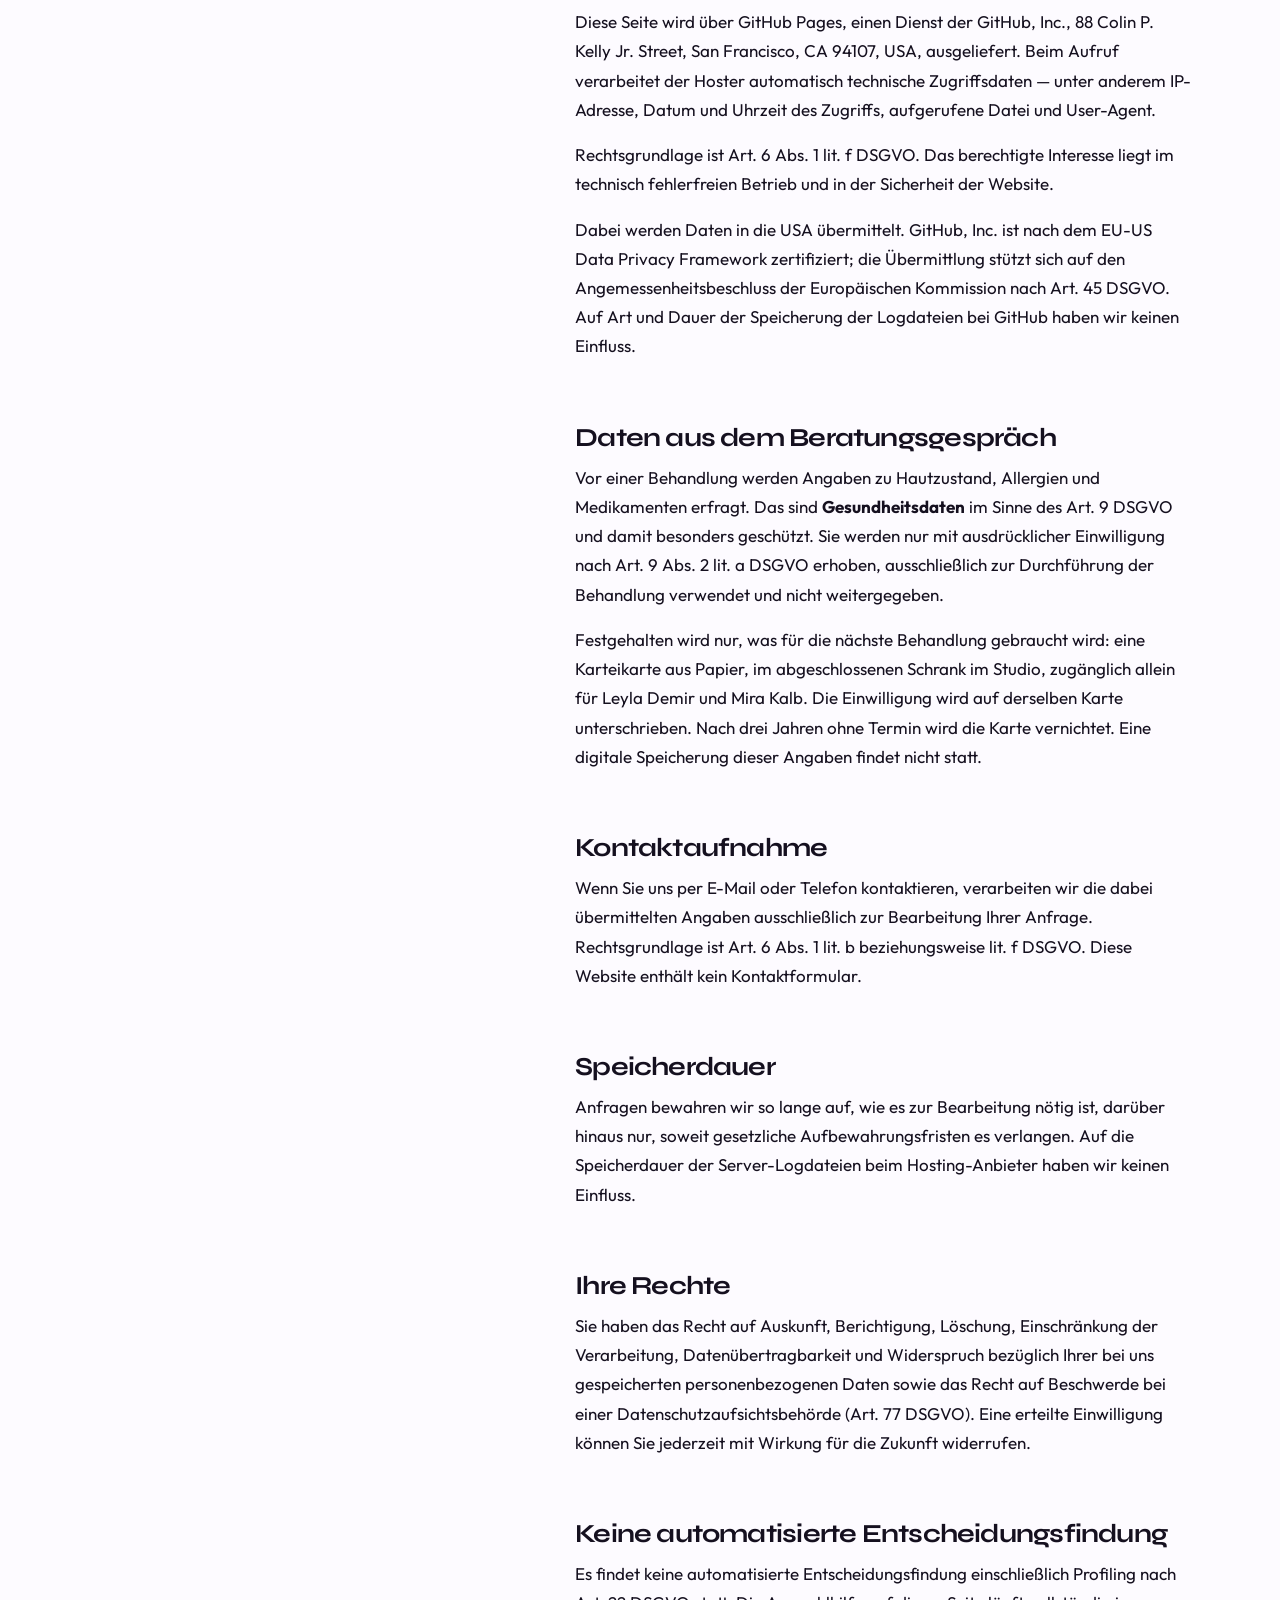
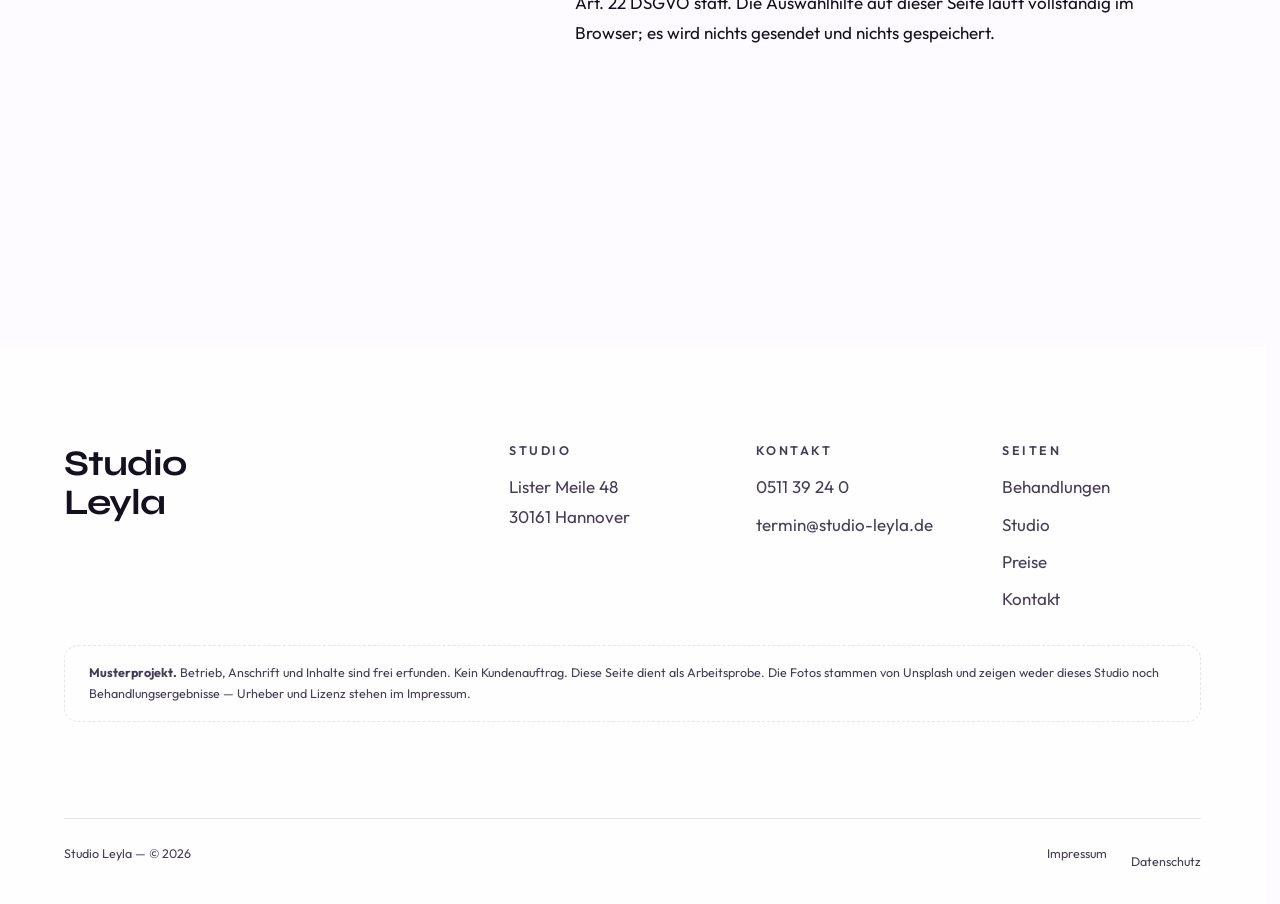
<file: datenschutz/index.html>
<!doctype html>
<html lang="de">
<head>
  <meta charset="utf-8">
  <meta name="viewport" content="width=device-width, initial-scale=1">
  <meta name="robots" content="noindex, nofollow">
  <meta http-equiv="Content-Security-Policy" content="default-src 'self'; script-src 'self'; style-src 'self' 'unsafe-inline'; img-src 'self' data:; font-src 'self'; connect-src 'self'; object-src 'none'; base-uri 'none'; form-action 'none'; upgrade-insecure-requests">
  <meta name="referrer" content="strict-origin-when-cross-origin">
  <title>Datenschutz — Studio Leyla</title>
  <meta name="description" content="DSGVO">
  <link rel="icon" href="../assets/icons/favicon.svg" type="image/svg+xml">
  <link rel="stylesheet" href="../assets/css/basis.css">
  <link rel="stylesheet" href="../assets/css/raster.css">
  <link rel="stylesheet" href="../assets/css/komponenten.css">
  <link rel="stylesheet" href="../assets/css/bilder.css">
  <link rel="stylesheet" href="../assets/css/bewegung.css">
</head>
<body data-wurzel="../">
  <a class="sprunglink" href="#inhalt">Zum Inhalt</a>

  <div class="flaechen" aria-hidden="true">
    <span></span><span></span><span></span><span></span>
  </div>
  <div class="lichtkegel" aria-hidden="true"></div>

  <header class="kopfzeile">
    <div class="breite kopfzeile__inhalt">
      <a class="marke" href="../index.html"><i></i>Studio Leyla</a>
      <nav class="hauptnav" aria-label="Hauptnavigation">
        <ul>
          <li><a href="../behandlungen/index.html">Behandlungen</a></li>
          <li><a href="../studio/index.html">Studio</a></li>
          <li><a href="../preise/index.html">Preise</a></li>
          <li><a href="../kontakt/index.html">Kontakt</a></li>
        </ul>
      </nav>
    </div>
  </header>

  <main id="inhalt">

    <section class="hero breite">
      <p class="etikett einblenden">Pflichtangaben</p>
      <h1 style="font-size:var(--fs-h2)">Datenschutz</h1>
      <p class="hero__lead einblenden">Diese Seite l&auml;dt nichts von Dritten nach, setzt keine Cookies und betreibt kein Tracking.</p>
    </section>

    <section class="abschnitt breite">
      <div class="gespann">
        <div class="gespann__fest">
          <p class="etikett">DSGVO</p>
        </div>
        <div style="display:grid;gap:var(--sp-8)">
          <div>
            <h2 style="font-size:var(--fs-h3);margin-bottom:var(--sp-3)">Verantwortliche Stelle</h2>
            <p>Studio Leyla — Inhaberin Leyla Demir<br>Lister Meile 48<br>30161 Hannover</p>
            <p style="margin-top:var(--sp-4);color:var(--muted)">Auch diese Angabe gehört zur Musterseite: „Studio Leyla“ ist ein frei erfundener Betrieb. Die Seite ist eine Konzeptarbeit, kein Auftritt eines echten Unternehmens.</p>
          </div>
          <div>
            <h2 style="font-size:var(--fs-h3);margin-bottom:var(--sp-3)">Keine Cookies, kein Tracking</h2>
            <p>Diese Website setzt keine Cookies, keine Analyse- oder Tracking-Software und keine Social-Media-Plug-ins ein. Es gibt kein Einwilligungsbanner, weil es nichts gibt, wof&uuml;r eine Einwilligung n&ouml;tig w&auml;re.</p>
          </div>
          <div>
            <h2 style="font-size:var(--fs-h3);margin-bottom:var(--sp-3)">Kein Buchungssystem</h2>
            <p>Termine werden telefonisch oder per E-Mail vereinbart. Ein Online-Buchungssystem w&uuml;rde personenbezogene Daten an einen Dienstleister &uuml;bermitteln und einen Vertrag zur Auftragsverarbeitung nach Art. 28 DSGVO n&ouml;tig machen. Beides gibt es hier nicht.</p>
          </div>
          <div>
            <h2 style="font-size:var(--fs-h3);margin-bottom:var(--sp-3)">Keine externen Ressourcen</h2>
            <p>Alle Schriften, Skripte und Bilder werden von diesem Server ausgeliefert. Es werden keine Inhalte von fremden Domains nachgeladen &mdash; auch keine Schriften und keine Karten. Diese Aussage wird vor jeder Ver&ouml;ffentlichung maschinell gepr&uuml;ft.</p>
            <p style="margin-top:var(--sp-4)">Das gilt ausdr&uuml;cklich auch f&uuml;r die Fotos: sie stammen zwar von einem Bilddienst, wurden aber heruntergeladen und liegen auf diesem Server. Urheber und Lizenz stehen im <a href="../impressum/index.html">Impressum</a>.</p>
          </div>
          <div>
            <h2 style="font-size:var(--fs-h3);margin-bottom:var(--sp-3)">Server-Logdateien</h2>
            <p>Diese Seite wird &uuml;ber GitHub Pages, einen Dienst der GitHub, Inc., 88 Colin P. Kelly Jr. Street, San Francisco, CA 94107, USA, ausgeliefert. Beim Aufruf verarbeitet der Hoster automatisch technische Zugriffsdaten &mdash; unter anderem IP-Adresse, Datum und Uhrzeit des Zugriffs, aufgerufene Datei und User-Agent.</p>
            <p style="margin-top:var(--sp-4)">Rechtsgrundlage ist Art. 6 Abs. 1 lit. f DSGVO. Das berechtigte Interesse liegt im technisch fehlerfreien Betrieb und in der Sicherheit der Website.</p>
            <p style="margin-top:var(--sp-4)">Dabei werden Daten in die USA &uuml;bermittelt. GitHub, Inc. ist nach dem EU-US Data Privacy Framework zertifiziert; die &Uuml;bermittlung st&uuml;tzt sich auf den Angemessenheitsbeschluss der Europ&auml;ischen Kommission nach Art. 45 DSGVO. Auf Art und Dauer der Speicherung der Logdateien bei GitHub haben wir keinen Einfluss.</p>
          </div>
          <div>
            <h2 style="font-size:var(--fs-h3);margin-bottom:var(--sp-3)">Daten aus dem Beratungsgespr&auml;ch</h2>
            <p>Vor einer Behandlung werden Angaben zu Hautzustand, Allergien und Medikamenten erfragt. Das sind <strong>Gesundheitsdaten</strong> im Sinne des Art. 9 DSGVO und damit besonders gesch&uuml;tzt. Sie werden nur mit ausdr&uuml;cklicher Einwilligung nach Art. 9 Abs. 2 lit. a DSGVO erhoben, ausschlie&szlig;lich zur Durchf&uuml;hrung der Behandlung verwendet und nicht weitergegeben.</p>
            <p style="margin-top:var(--sp-4)">Festgehalten wird nur, was f&uuml;r die n&auml;chste Behandlung gebraucht wird: eine Karteikarte aus Papier, im abgeschlossenen Schrank im Studio, zug&auml;nglich allein f&uuml;r Leyla Demir und Mira Kalb. Die Einwilligung wird auf derselben Karte unterschrieben. Nach drei Jahren ohne Termin wird die Karte vernichtet. Eine digitale Speicherung dieser Angaben findet nicht statt.</p>
          </div>
          <div>
            <h2 style="font-size:var(--fs-h3);margin-bottom:var(--sp-3)">Kontaktaufnahme</h2>
            <p>Wenn Sie uns per E-Mail oder Telefon kontaktieren, verarbeiten wir die dabei &uuml;bermittelten Angaben ausschlie&szlig;lich zur Bearbeitung Ihrer Anfrage. Rechtsgrundlage ist Art. 6 Abs. 1 lit. b beziehungsweise lit. f DSGVO. Diese Website enth&auml;lt kein Kontaktformular.</p>
          </div>
          <div>
            <h2 style="font-size:var(--fs-h3);margin-bottom:var(--sp-3)">Speicherdauer</h2>
            <p>Anfragen bewahren wir so lange auf, wie es zur Bearbeitung n&ouml;tig ist, dar&uuml;ber hinaus nur, soweit gesetzliche Aufbewahrungsfristen es verlangen. Auf die Speicherdauer der Server-Logdateien beim Hosting-Anbieter haben wir keinen Einfluss.</p>
          </div>
          <div>
            <h2 style="font-size:var(--fs-h3);margin-bottom:var(--sp-3)">Ihre Rechte</h2>
            <p>Sie haben das Recht auf Auskunft, Berichtigung, L&ouml;schung, Einschr&auml;nkung der Verarbeitung, Daten&uuml;bertragbarkeit und Widerspruch bez&uuml;glich Ihrer bei uns gespeicherten personenbezogenen Daten sowie das Recht auf Beschwerde bei einer Datenschutzaufsichtsbeh&ouml;rde (Art. 77 DSGVO). Eine erteilte Einwilligung k&ouml;nnen Sie jederzeit mit Wirkung f&uuml;r die Zukunft widerrufen.</p>
          </div>
          <div>
            <h2 style="font-size:var(--fs-h3);margin-bottom:var(--sp-3)">Keine automatisierte Entscheidungsfindung</h2>
            <p>Es findet keine automatisierte Entscheidungsfindung einschlie&szlig;lich Profiling nach Art. 22 DSGVO statt. Die Auswahlhilfe auf dieser Seite l&auml;uft vollst&auml;ndig im Browser; es wird nichts gesendet und nichts gespeichert.</p>
          </div>
        </div>
      </div>
    </section>
  </main>

  <footer class="fusszeile">
    <div class="breite">
      <div class="fusszeile__raster">
        <div>
          <p class="fusszeile__marke">Studio<br>Leyla</p>
        </div>
        <div>
          <h2>Studio</h2>
          <p style="color:var(--muted)">
            Lister Meile 48<br>
            30161 Hannover
          </p>
        </div>
        <div>
          <h2>Kontakt</h2>
          <ul>
            <li><a href="tel:+4951139240">0511 39 24 0</a></li>
            <li><a href="mailto:termin@studio-leyla.de">termin@studio-leyla.de</a></li>
          </ul>
        </div>
        <div>
          <h2>Seiten</h2>
          <ul>
            <li><a href="../behandlungen/index.html">Behandlungen</a></li>
            <li><a href="../studio/index.html">Studio</a></li>
            <li><a href="../preise/index.html">Preise</a></li>
            <li><a href="../kontakt/index.html">Kontakt</a></li>
          </ul>
        </div>
      </div>

      <p class="fusszeile__hinweis">
        <strong>Musterprojekt.</strong> Betrieb, Anschrift und Inhalte sind frei
        erfunden. Kein Kundenauftrag. Diese Seite dient als Arbeitsprobe.
        Die Fotos stammen von Unsplash und zeigen weder dieses Studio noch
        Behandlungsergebnisse — Urheber und Lizenz stehen im
        <a href="../impressum/index.html">Impressum</a>.
      </p>

      <div class="fusszeile__unten">
        <p>Studio Leyla — © 2026</p>
        <ul>
          <li><a href="../impressum/index.html">Impressum</a></li>
          <li><a href="../datenschutz/index.html">Datenschutz</a></li>
        </ul>
      </div>
    </div>
  </footer>

  <script src="../daten/inhalte.js" defer></script>
  <script src="../daten/bilder.js" defer></script>
  <script src="../assets/js/bewegung.js" defer></script>
  <script src="../assets/js/komponenten.js" defer></script>
</body>
</html>
</file>
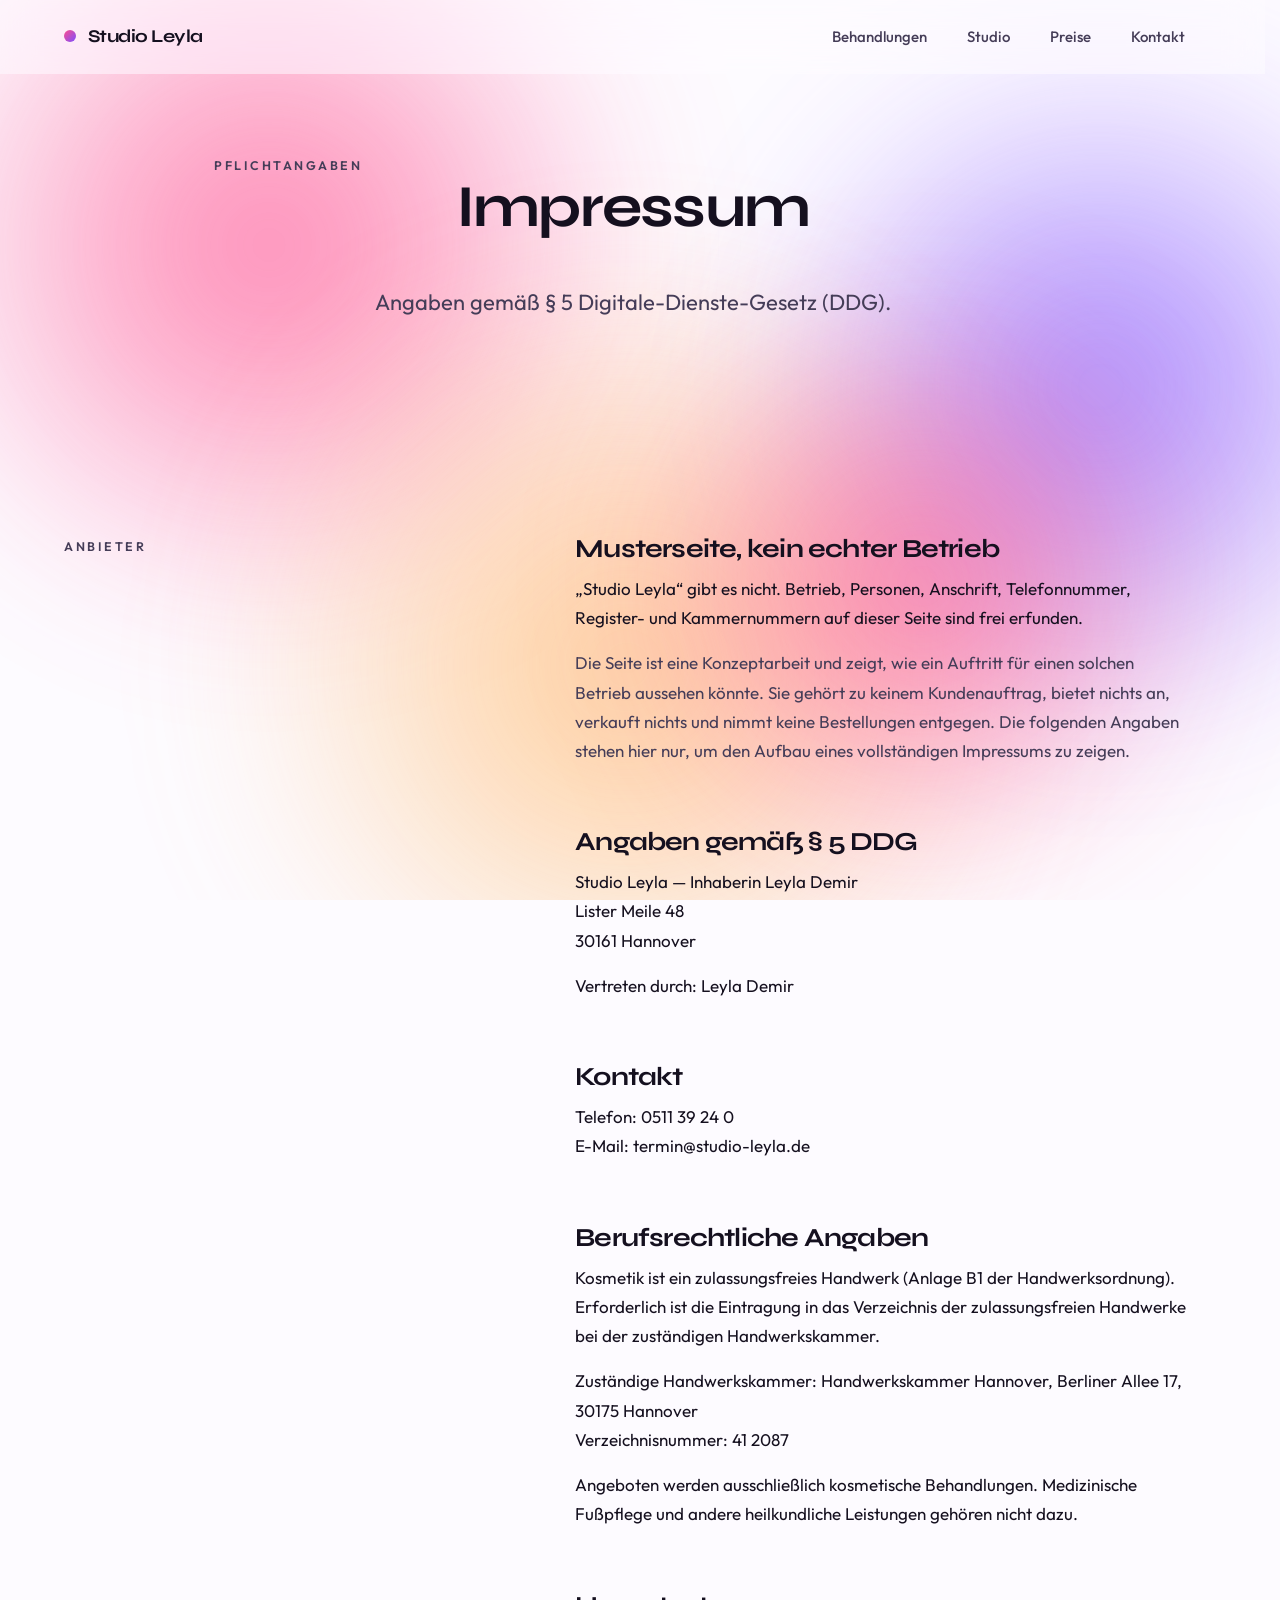
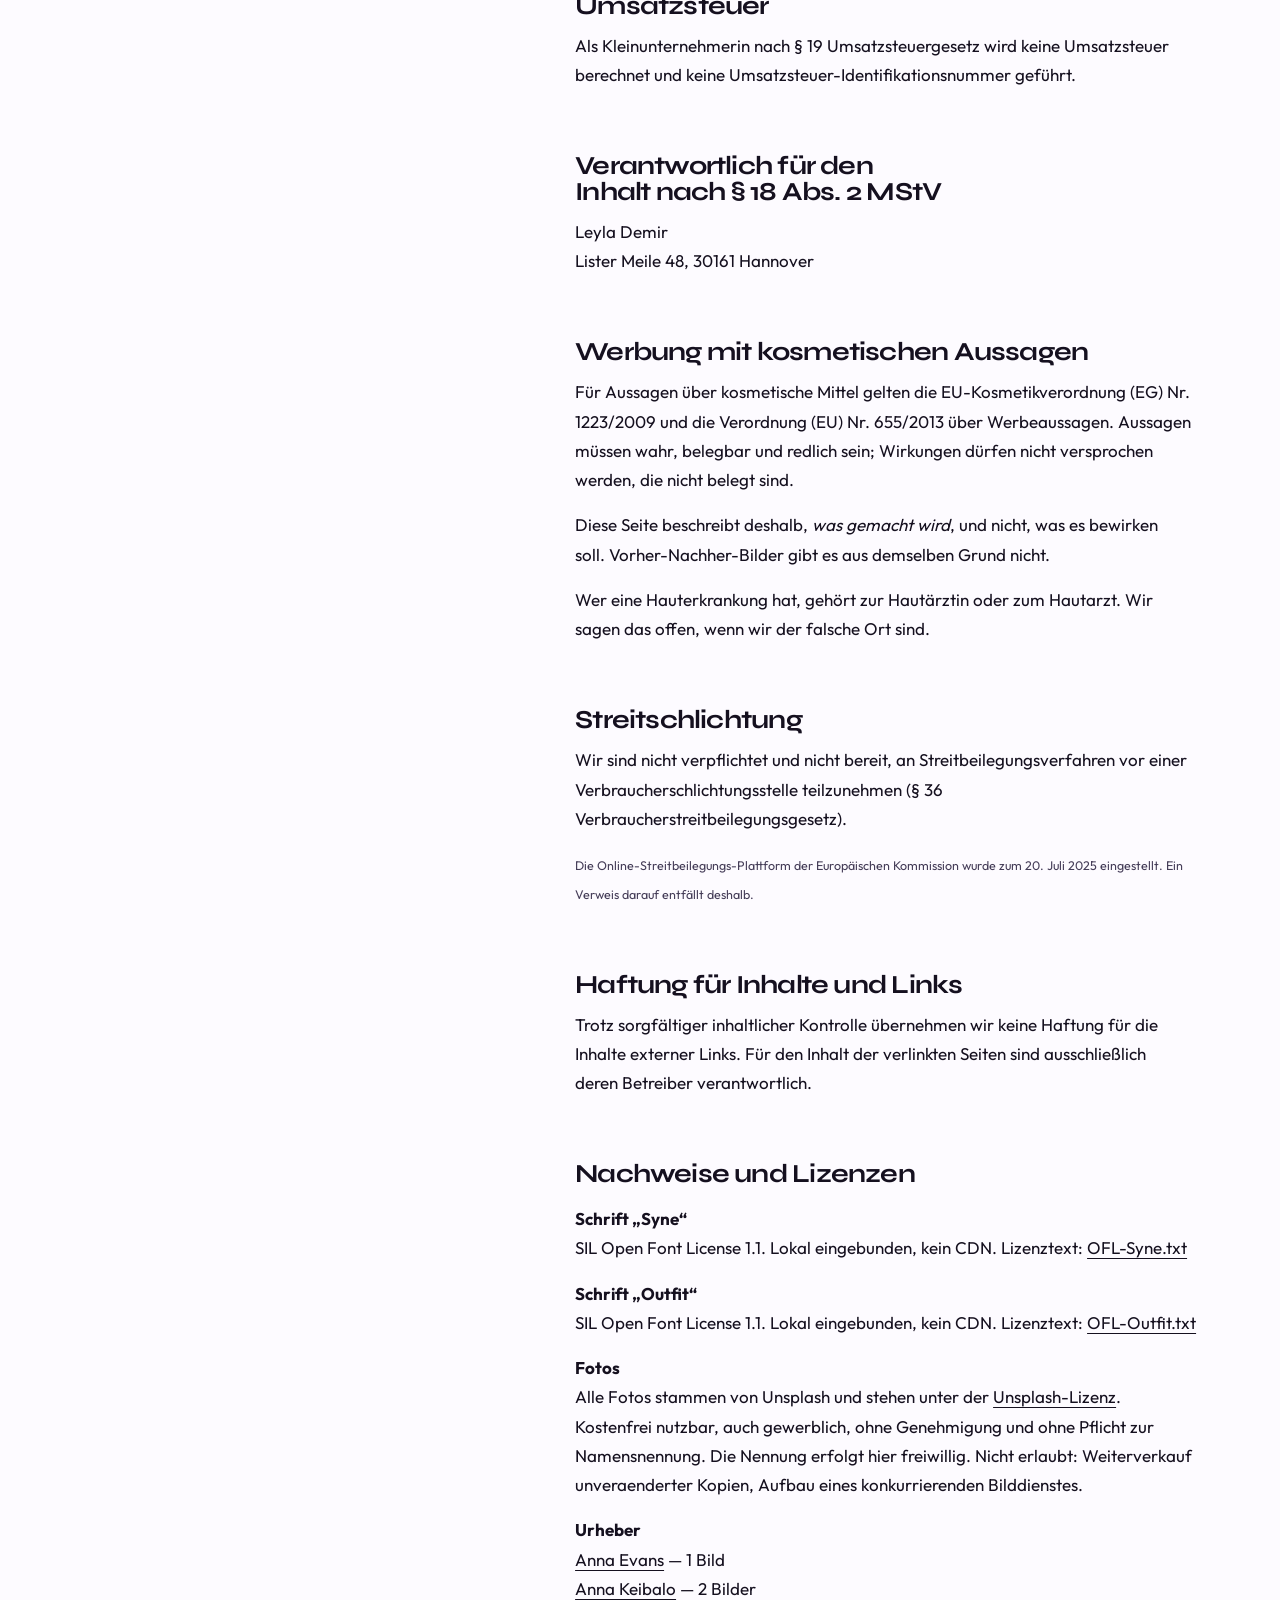
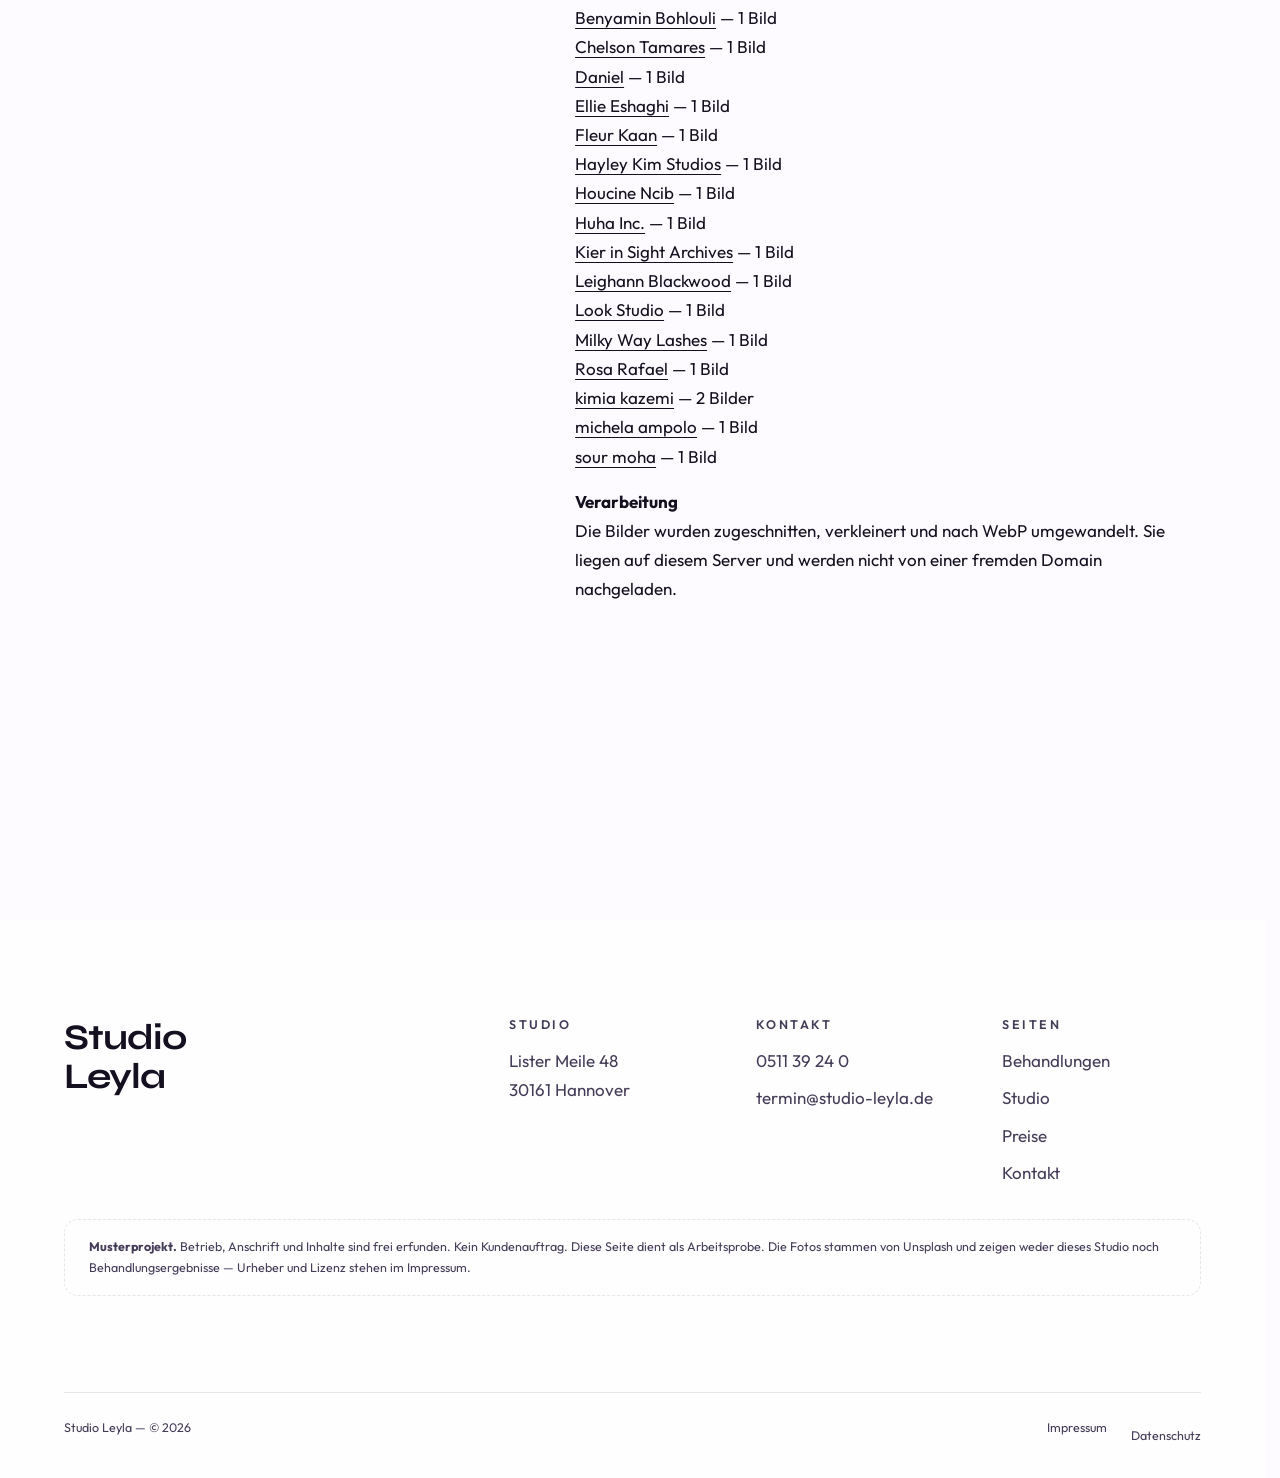
<file: impressum/index.html>
<!doctype html>
<html lang="de">
<head>
  <meta charset="utf-8">
  <meta name="viewport" content="width=device-width, initial-scale=1">
  <meta name="robots" content="noindex, nofollow">
  <meta http-equiv="Content-Security-Policy" content="default-src 'self'; script-src 'self'; style-src 'self' 'unsafe-inline'; img-src 'self' data:; font-src 'self'; connect-src 'self'; object-src 'none'; base-uri 'none'; form-action 'none'; upgrade-insecure-requests">
  <meta name="referrer" content="strict-origin-when-cross-origin">
  <title>Impressum — Studio Leyla</title>
  <meta name="description" content="Anbieter">
  <link rel="icon" href="../assets/icons/favicon.svg" type="image/svg+xml">
  <link rel="stylesheet" href="../assets/css/basis.css">
  <link rel="stylesheet" href="../assets/css/raster.css">
  <link rel="stylesheet" href="../assets/css/komponenten.css">
  <link rel="stylesheet" href="../assets/css/bilder.css">
  <link rel="stylesheet" href="../assets/css/bewegung.css">
</head>
<body data-wurzel="../">
  <a class="sprunglink" href="#inhalt">Zum Inhalt</a>

  <div class="flaechen" aria-hidden="true">
    <span></span><span></span><span></span><span></span>
  </div>
  <div class="lichtkegel" aria-hidden="true"></div>

  <header class="kopfzeile">
    <div class="breite kopfzeile__inhalt">
      <a class="marke" href="../index.html"><i></i>Studio Leyla</a>
      <nav class="hauptnav" aria-label="Hauptnavigation">
        <ul>
          <li><a href="../behandlungen/index.html">Behandlungen</a></li>
          <li><a href="../studio/index.html">Studio</a></li>
          <li><a href="../preise/index.html">Preise</a></li>
          <li><a href="../kontakt/index.html">Kontakt</a></li>
        </ul>
      </nav>
    </div>
  </header>

  <main id="inhalt">

    <section class="hero breite">
      <p class="etikett einblenden">Pflichtangaben</p>
      <h1 style="font-size:var(--fs-h2)">Impressum</h1>
      <p class="hero__lead einblenden">Angaben gem&auml;&szlig; &sect; 5 Digitale-Dienste-Gesetz (DDG).</p>
    </section>

    <section class="abschnitt breite">
      <div class="gespann">
        <div class="gespann__fest">
          <p class="etikett">Anbieter</p>
        </div>
        <div style="display:grid;gap:var(--sp-8)">

          <div>
            <h2 style="font-size:var(--fs-h3);margin-bottom:var(--sp-3)">Musterseite, kein echter Betrieb</h2>
            <p>
              „Studio Leyla“ gibt es nicht. Betrieb, Personen, Anschrift, Telefonnummer,
              Register- und Kammernummern auf dieser Seite sind frei erfunden.
            </p>
            <p style="margin-top:var(--sp-4);color:var(--muted)">
              Die Seite ist eine Konzeptarbeit und zeigt, wie ein Auftritt für einen
              solchen Betrieb aussehen könnte. Sie gehört zu keinem Kundenauftrag,
              bietet nichts an, verkauft nichts und nimmt keine Bestellungen entgegen.
              Die folgenden Angaben stehen hier nur, um den Aufbau eines vollständigen
              Impressums zu zeigen.
            </p>
          </div>
          <div>
            <h2 style="font-size:var(--fs-h3);margin-bottom:var(--sp-3)">Angaben gem&auml;&szlig; &sect; 5 DDG</h2>
            <p>Studio Leyla &mdash; Inhaberin Leyla Demir<br>Lister Meile 48<br>30161 Hannover</p>
            <p style="margin-top:var(--sp-4)">Vertreten durch: Leyla Demir</p>
          </div>
          <div>
            <h2 style="font-size:var(--fs-h3);margin-bottom:var(--sp-3)">Kontakt</h2>
            <p>Telefon: 0511 39 24 0<br>E-Mail: termin@studio-leyla.de</p>
          </div>
          <div>
            <h2 style="font-size:var(--fs-h3);margin-bottom:var(--sp-3)">Berufsrechtliche Angaben</h2>
            <p>Kosmetik ist ein zulassungsfreies Handwerk (Anlage B1 der Handwerksordnung). Erforderlich ist die Eintragung in das Verzeichnis der zulassungsfreien Handwerke bei der zust&auml;ndigen Handwerkskammer.</p>
            <p style="margin-top:var(--sp-4)">Zust&auml;ndige Handwerkskammer: Handwerkskammer Hannover, Berliner Allee 17, 30175 Hannover<br>Verzeichnisnummer: 41 2087</p>
            <p style="margin-top:var(--sp-4)">Angeboten werden ausschlie&szlig;lich kosmetische Behandlungen. Medizinische Fu&szlig;pflege und andere heilkundliche Leistungen geh&ouml;ren nicht dazu.</p>
          </div>
          <div>
            <h2 style="font-size:var(--fs-h3);margin-bottom:var(--sp-3)">Umsatzsteuer</h2>
            <p>Als Kleinunternehmerin nach &sect; 19 Umsatzsteuergesetz wird keine Umsatzsteuer berechnet und keine Umsatzsteuer-Identifikationsnummer gef&uuml;hrt.</p>
          </div>
          <div>
            <h2 style="font-size:var(--fs-h3);margin-bottom:var(--sp-3)">Verantwortlich f&uuml;r den Inhalt nach &sect; 18 Abs. 2 MStV</h2>
            <p>Leyla Demir<br>Lister Meile 48, 30161 Hannover</p>
          </div>
          <div>
            <h2 style="font-size:var(--fs-h3);margin-bottom:var(--sp-3)">Werbung mit kosmetischen Aussagen</h2>
            <p>F&uuml;r Aussagen &uuml;ber kosmetische Mittel gelten die EU-Kosmetikverordnung (EG) Nr. 1223/2009 und die Verordnung (EU) Nr. 655/2013 &uuml;ber Werbeaussagen. Aussagen m&uuml;ssen wahr, belegbar und redlich sein; Wirkungen d&uuml;rfen nicht versprochen werden, die nicht belegt sind.</p>
            <p style="margin-top:var(--sp-4)">Diese Seite beschreibt deshalb, <em>was gemacht wird</em>, und nicht, was es bewirken soll. Vorher-Nachher-Bilder gibt es aus demselben Grund nicht.</p>
            <p style="margin-top:var(--sp-4)">Wer eine Hauterkrankung hat, geh&ouml;rt zur Haut&auml;rztin oder zum Hautarzt. Wir sagen das offen, wenn wir der falsche Ort sind.</p>
          </div>
          <div>
            <h2 style="font-size:var(--fs-h3);margin-bottom:var(--sp-3)">Streitschlichtung</h2>
            <p>Wir sind nicht verpflichtet und nicht bereit, an Streitbeilegungsverfahren vor einer Verbraucherschlichtungsstelle teilzunehmen (&sect; 36 Verbraucherstreitbeilegungsgesetz).</p>
            <p style="margin-top:var(--sp-4)"><span style="color:var(--muted);font-size:var(--fs-meta)">Die Online-Streitbeilegungs-Plattform der Europ&auml;ischen Kommission wurde zum 20. Juli 2025 eingestellt. Ein Verweis darauf entf&auml;llt deshalb.</span></p>
          </div>
          <div>
            <h2 style="font-size:var(--fs-h3);margin-bottom:var(--sp-3)">Haftung f&uuml;r Inhalte und Links</h2>
            <p>Trotz sorgf&auml;ltiger inhaltlicher Kontrolle &uuml;bernehmen wir keine Haftung f&uuml;r die Inhalte externer Links. F&uuml;r den Inhalt der verlinkten Seiten sind ausschlie&szlig;lich deren Betreiber verantwortlich.</p>
          </div>
          <div>
            <h2 style="font-size:var(--fs-h3);margin-bottom:var(--sp-3)">Nachweise und Lizenzen</h2>
            <dl>
              <dt><strong>Schrift &bdquo;Syne&ldquo;</strong></dt>
              <dd style="margin:0 0 var(--sp-4)">
                SIL Open Font License 1.1. Lokal eingebunden, kein CDN.
                Lizenztext: <a href="../assets/fonts/OFL-Syne.txt">OFL-Syne.txt</a>
              </dd>
              <dt><strong>Schrift &bdquo;Outfit&ldquo;</strong></dt>
              <dd style="margin:0 0 var(--sp-4)">
                SIL Open Font License 1.1. Lokal eingebunden, kein CDN.
                Lizenztext: <a href="../assets/fonts/OFL-Outfit.txt">OFL-Outfit.txt</a>
              </dd>
            <!-- NACHWEISE:ANFANG -->
            <dt><strong>Fotos</strong></dt>
            <dd style="margin:0 0 var(--sp-4)">
              Alle Fotos stammen von Unsplash und stehen unter der
              <a href="https://unsplash.com/license" rel="noopener">Unsplash-Lizenz</a>.
              Kostenfrei nutzbar, auch gewerblich, ohne Genehmigung und ohne Pflicht zur Namensnennung. Die Nennung erfolgt hier freiwillig. Nicht erlaubt: Weiterverkauf unveraenderter Kopien, Aufbau eines konkurrierenden Bilddienstes.
            </dd>
            <dt><strong>Urheber</strong></dt>
            <dd style="margin:0 0 var(--sp-4)">
              <ul>
                <li><a href="https://unsplash.com/@anevans" rel="noopener">Anna Evans</a> — 1 Bild</li>
                <li><a href="https://unsplash.com/@anyutakejbalo" rel="noopener">Anna Keibalo</a> — 2 Bilder</li>
                <li><a href="https://unsplash.com/@benyamin_bohlouli" rel="noopener">Benyamin Bohlouli</a> — 1 Bild</li>
                <li><a href="https://unsplash.com/@jd_chon" rel="noopener">Chelson Tamares</a> — 1 Bild</li>
                <li><a href="https://unsplash.com/@unsplashbydan" rel="noopener">Daniel</a> — 1 Bild</li>
                <li><a href="https://unsplash.com/@eliiesh" rel="noopener">Ellie Eshaghi</a> — 1 Bild</li>
                <li><a href="https://unsplash.com/@fleuraimeekaan" rel="noopener">Fleur Kaan</a> — 1 Bild</li>
                <li><a href="https://unsplash.com/@hayleykimstudios" rel="noopener">Hayley Kim Studios</a> — 1 Bild</li>
                <li><a href="https://unsplash.com/@houcinencibphotography" rel="noopener">Houcine Ncib</a> — 1 Bild</li>
                <li><a href="https://unsplash.com/@wearhuha" rel="noopener">Huha Inc.</a> — 1 Bild</li>
                <li><a href="https://unsplash.com/@kierinsightarchives" rel="noopener">Kier in Sight Archives</a> — 1 Bild</li>
                <li><a href="https://unsplash.com/@ohleighann" rel="noopener">Leighann Blackwood</a> — 1 Bild</li>
                <li><a href="https://unsplash.com/@lookphoto" rel="noopener">Look Studio</a> — 1 Bild</li>
                <li><a href="https://unsplash.com/@milkywaylashes" rel="noopener">Milky Way Lashes</a> — 1 Bild</li>
                <li><a href="https://unsplash.com/@rosarafael" rel="noopener">Rosa Rafael</a> — 1 Bild</li>
                <li><a href="https://unsplash.com/@kimick" rel="noopener">kimia kazemi</a> — 2 Bilder</li>
                <li><a href="https://unsplash.com/@mikelina5" rel="noopener">michela ampolo</a> — 1 Bild</li>
                <li><a href="https://unsplash.com/@sour_moha" rel="noopener">sour moha</a> — 1 Bild</li>
              </ul>
            </dd>
            <dt><strong>Verarbeitung</strong></dt>
            <dd style="margin:0">
              Die Bilder wurden zugeschnitten, verkleinert und nach WebP
              umgewandelt. Sie liegen auf diesem Server und werden nicht
              von einer fremden Domain nachgeladen.
            </dd>
            <!-- NACHWEISE:ENDE -->
            </dl>
          </div>
        </div>
      </div>
    </section>
  </main>

  <footer class="fusszeile">
    <div class="breite">
      <div class="fusszeile__raster">
        <div>
          <p class="fusszeile__marke">Studio<br>Leyla</p>
        </div>
        <div>
          <h2>Studio</h2>
          <p style="color:var(--muted)">
            Lister Meile 48<br>
            30161 Hannover
          </p>
        </div>
        <div>
          <h2>Kontakt</h2>
          <ul>
            <li><a href="tel:+4951139240">0511 39 24 0</a></li>
            <li><a href="mailto:termin@studio-leyla.de">termin@studio-leyla.de</a></li>
          </ul>
        </div>
        <div>
          <h2>Seiten</h2>
          <ul>
            <li><a href="../behandlungen/index.html">Behandlungen</a></li>
            <li><a href="../studio/index.html">Studio</a></li>
            <li><a href="../preise/index.html">Preise</a></li>
            <li><a href="../kontakt/index.html">Kontakt</a></li>
          </ul>
        </div>
      </div>

      <p class="fusszeile__hinweis">
        <strong>Musterprojekt.</strong> Betrieb, Anschrift und Inhalte sind frei
        erfunden. Kein Kundenauftrag. Diese Seite dient als Arbeitsprobe.
        Die Fotos stammen von Unsplash und zeigen weder dieses Studio noch
        Behandlungsergebnisse — Urheber und Lizenz stehen im
        <a href="../impressum/index.html">Impressum</a>.
      </p>

      <div class="fusszeile__unten">
        <p>Studio Leyla — © 2026</p>
        <ul>
          <li><a href="../impressum/index.html">Impressum</a></li>
          <li><a href="../datenschutz/index.html">Datenschutz</a></li>
        </ul>
      </div>
    </div>
  </footer>

  <script src="../daten/inhalte.js" defer></script>
  <script src="../daten/bilder.js" defer></script>
  <script src="../assets/js/bewegung.js" defer></script>
  <script src="../assets/js/komponenten.js" defer></script>
</body>
</html>
</file>
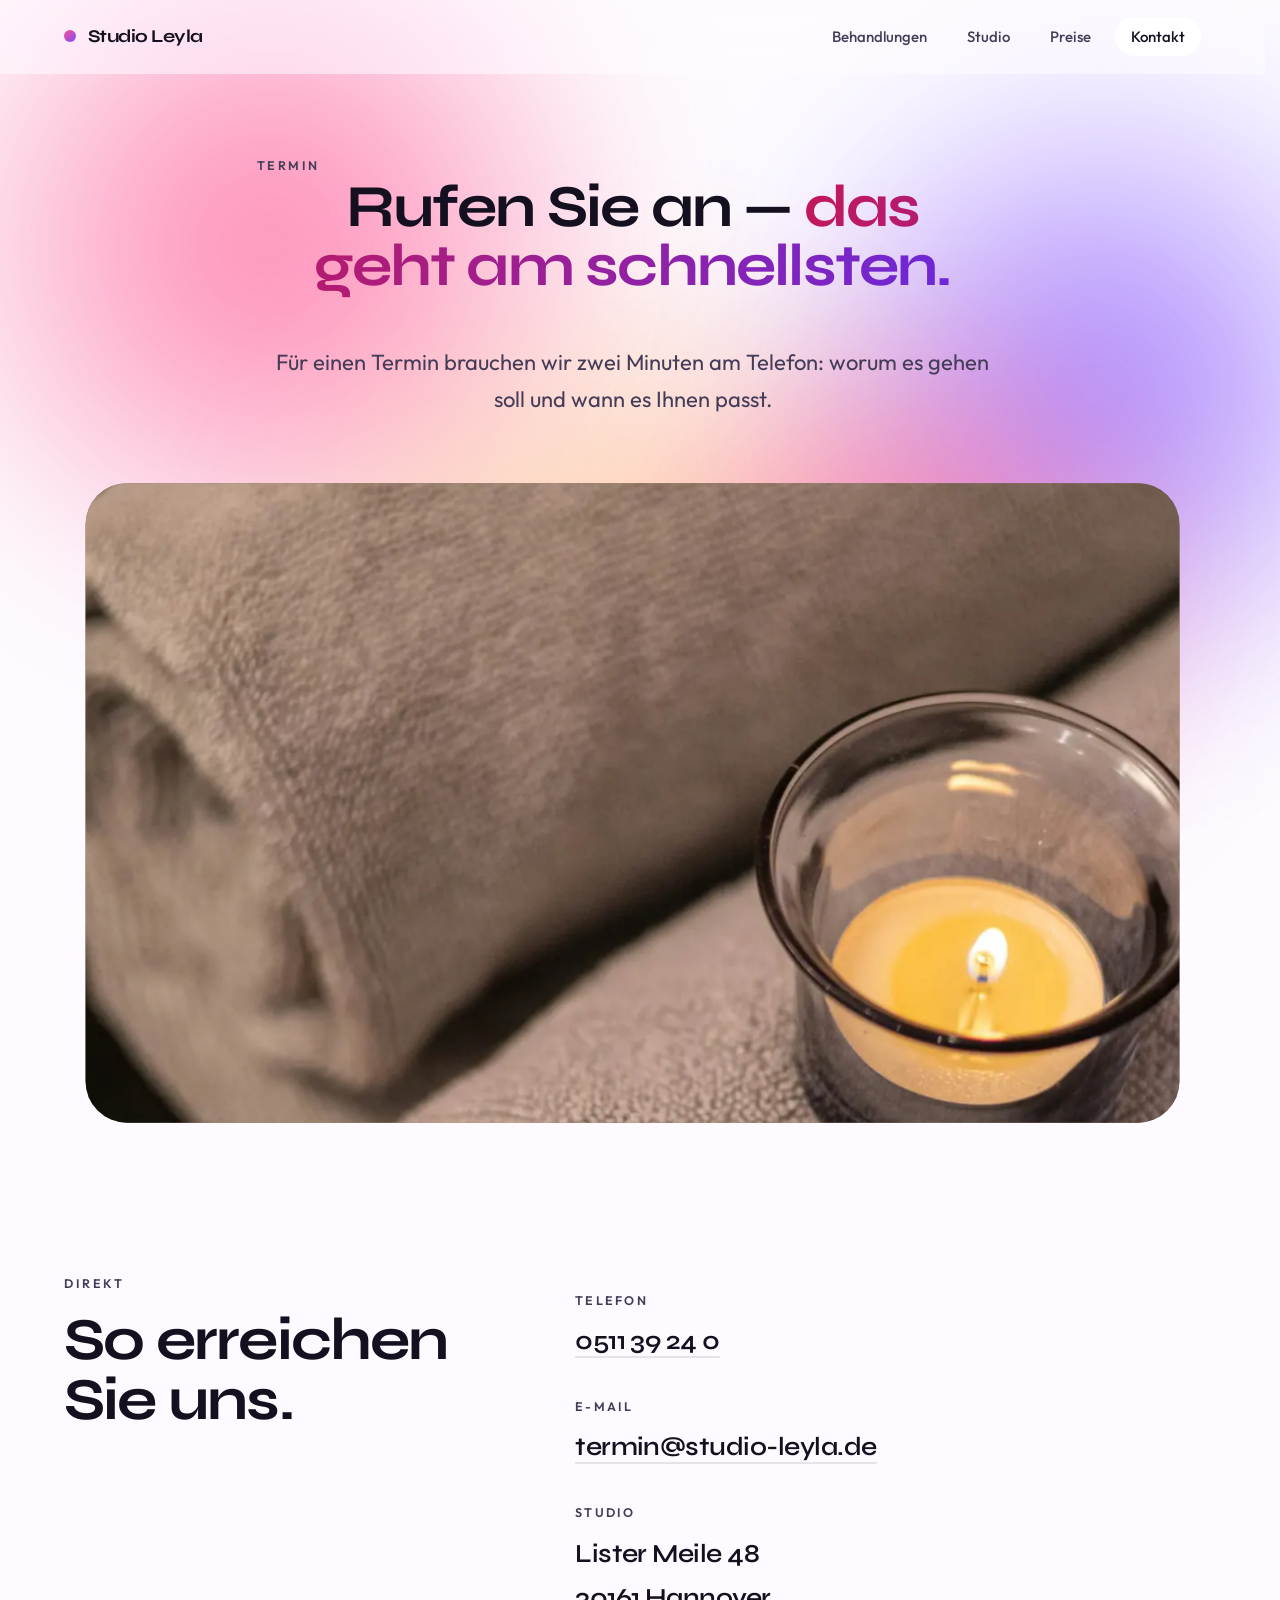
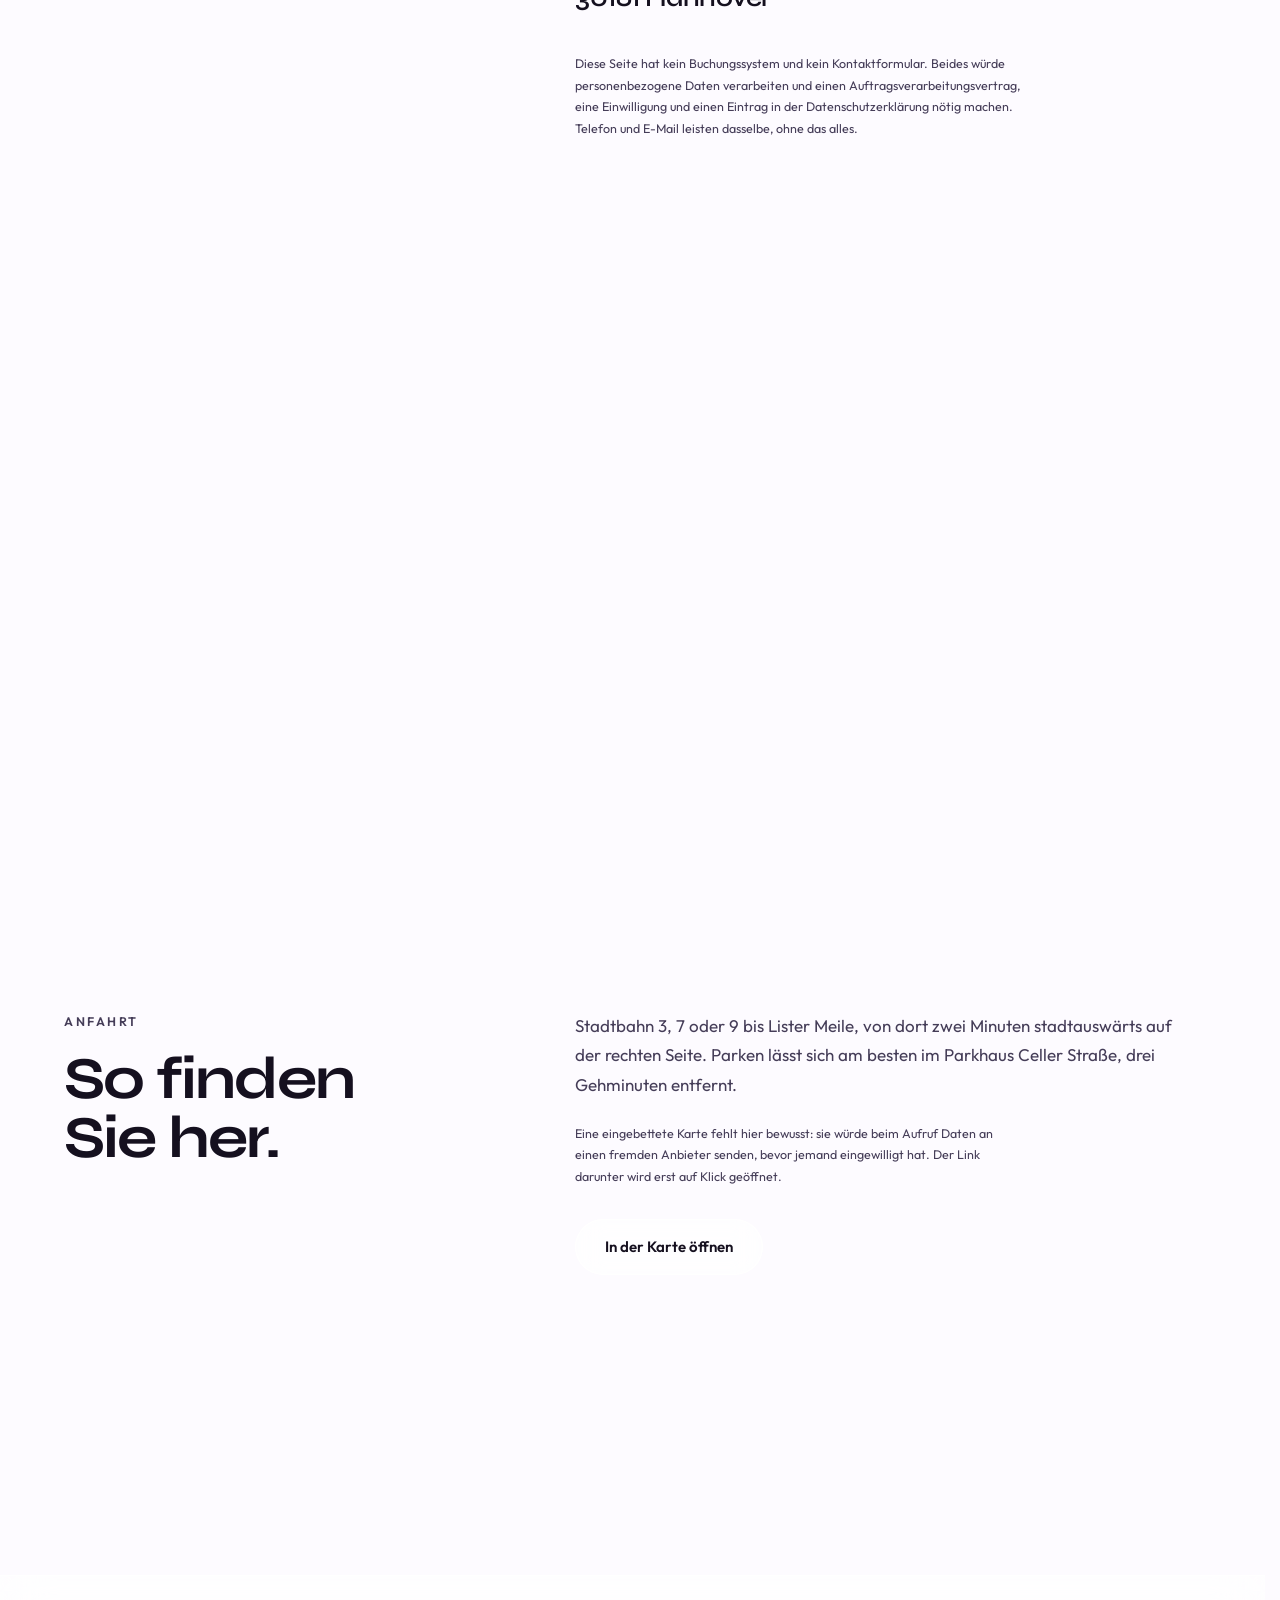
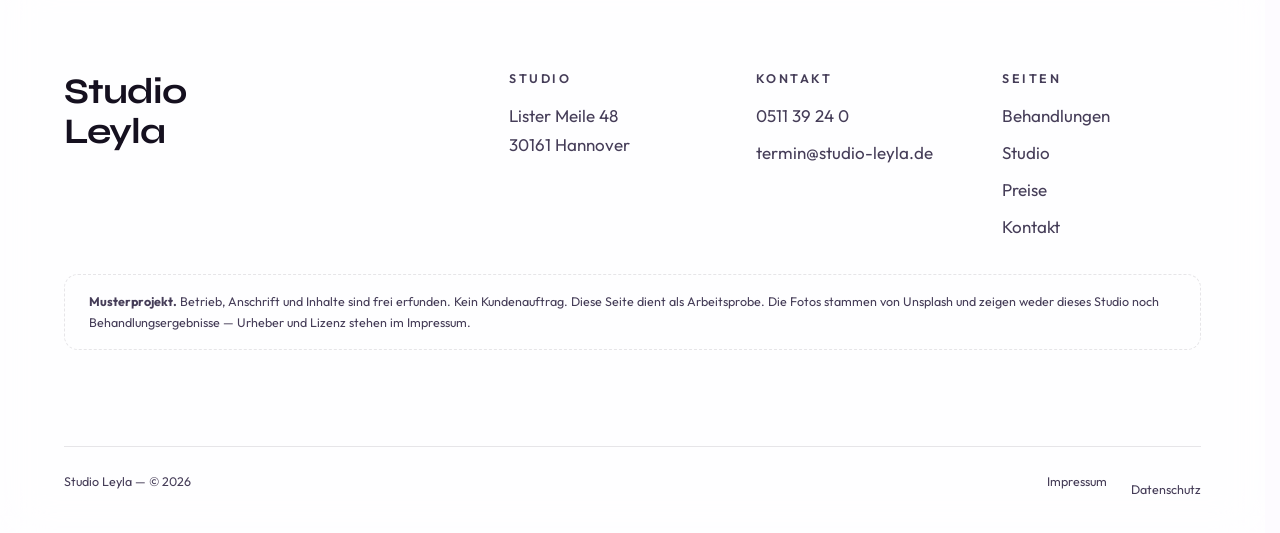
<file: kontakt/index.html>
<!doctype html>
<html lang="de">
<head>
  <meta charset="utf-8">
  <meta name="viewport" content="width=device-width, initial-scale=1">
  <meta name="robots" content="noindex, nofollow">
  <meta http-equiv="Content-Security-Policy" content="default-src 'self'; script-src 'self'; style-src 'self' 'unsafe-inline'; img-src 'self' data:; font-src 'self'; connect-src 'self'; object-src 'none'; base-uri 'none'; form-action 'none'; upgrade-insecure-requests">
  <meta name="referrer" content="strict-origin-when-cross-origin">
  <title>Kontakt — Studio Leyla</title>
  <meta name="description" content="Telefon, E-Mail und Anfahrt zum Studio Leyla in Hannover.">
  <link rel="icon" href="../assets/icons/favicon.svg" type="image/svg+xml">
  <link rel="stylesheet" href="../assets/css/basis.css">
  <link rel="stylesheet" href="../assets/css/raster.css">
  <link rel="stylesheet" href="../assets/css/komponenten.css">
  <link rel="stylesheet" href="../assets/css/bilder.css">
  <link rel="stylesheet" href="../assets/css/bewegung.css">
</head>
<body data-wurzel="../">
  <a class="sprunglink" href="#inhalt">Zum Inhalt</a>

  <div class="flaechen" aria-hidden="true">
    <span></span><span></span><span></span><span></span>
  </div>
  <div class="lichtkegel" aria-hidden="true"></div>

  <header class="kopfzeile">
    <div class="breite kopfzeile__inhalt">
      <a class="marke" href="../index.html"><i></i>Studio Leyla</a>
      <nav class="hauptnav" aria-label="Hauptnavigation">
        <ul>
          <li><a href="../behandlungen/index.html">Behandlungen</a></li>
          <li><a href="../studio/index.html">Studio</a></li>
          <li><a href="../preise/index.html">Preise</a></li>
          <li><a href="../kontakt/index.html" aria-current="page">Kontakt</a></li>
        </ul>
      </nav>
    </div>
  </header>

  <main id="inhalt">

    <section class="hero breite">
      <p class="etikett einblenden">Termin</p>
      <h1 data-woerter style="font-size:var(--fs-h2)">Rufen Sie an — <em>das geht am schnellsten.</em></h1>
      <p class="hero__lead einblenden">Für einen Termin brauchen wir zwei Minuten am Telefon: worum es gehen soll und wann es Ihnen passt.</p>
    </section>

    <div class="breite maske">
      <div class="maske__bild">
        <div class="kopfbild" style="--platzhalter:#876e5d">
          <img src="../bilder/ruhe-kerzen-1320.webp" srcset="../bilder/ruhe-kerzen-660.webp 660w, ../bilder/ruhe-kerzen-1320.webp 1320w" sizes="(max-width: 1320px) 92vw, 1180px" width="1320" height="880" alt="Kerzen auf einer Ablage" fetchpriority="high" decoding="async">
        </div>
      </div>
    </div>

    <section class="abschnitt breite">
      <div class="gespann">
        <div class="gespann__fest">
          <p class="etikett einblenden">Direkt</p>
          <h2 data-woerter style="margin-top:var(--sp-4)">So erreichen Sie uns.</h2>
        </div>
        <div>
          <dl class="kontaktliste einblenden">
            <dt>Telefon</dt>
            <dd><a href="tel:+4951139240">0511 39 24 0</a></dd>
            <dt>E-Mail</dt>
            <dd><a href="mailto:termin@studio-leyla.de">termin@studio-leyla.de</a></dd>
            <dt>Studio</dt>
            <dd>Lister Meile 48<br>30161 Hannover</dd>
          </dl>

          <p class="einblenden" style="margin-top:var(--sp-5);font-size:var(--fs-meta);color:var(--muted)">
            Diese Seite hat kein Buchungssystem und kein Kontaktformular.
            Beides würde personenbezogene Daten verarbeiten und einen
            Auftragsverarbeitungsvertrag, eine Einwilligung und einen Eintrag
            in der Datenschutzerklärung nötig machen. Telefon und E-Mail
            leisten dasselbe, ohne das alles.
          </p>
        </div>
      </div>
    </section>

    <section class="abschnitt breite">
      <div class="einblenden">
        <div class="spalten spalten--3"><div class="scharfstellen"><div class="bild bild--3-2" style="--platzhalter:#a7aaa8"><img src="../bilder/studio-raum-1520.webp" srcset="../bilder/studio-raum-760.webp 760w, ../bilder/studio-raum-1520.webp 1520w" sizes="(max-width: 620px) 88vw, (max-width: 900px) 44vw, 30vw" width="1520" height="1013" alt="Heller Behandlungsraum mit zwei Stuehlen und einem Waschtisch" loading="lazy" decoding="async"></div><p class="bildzeile"><b>Der Raum</b><span>zwei Plätze, Tageslicht</span></p></div><div class="scharfstellen"><div class="bild bild--3-2" style="--platzhalter:#81715f"><img src="../bilder/portraet-zweit-1120.webp" srcset="../bilder/portraet-zweit-560.webp 560w, ../bilder/portraet-zweit-1120.webp 1120w" sizes="(max-width: 620px) 88vw, (max-width: 900px) 44vw, 30vw" width="1120" height="1400" alt="Portraet mit Sommersprossen, Hand am Kinn" loading="lazy" decoding="async"></div><p class="bildzeile"><b>Mira Kalb</b><span>seit 2022 im Studio</span></p></div><div class="scharfstellen"><div class="bild bild--3-2" style="--platzhalter:#28292b"><img src="../bilder/produkte-pinsel-1320.webp" srcset="../bilder/produkte-pinsel-660.webp 660w, ../bilder/produkte-pinsel-1320.webp 1320w" sizes="(max-width: 620px) 88vw, (max-width: 900px) 44vw, 30vw" width="1320" height="880" alt="Drei Pinsel auf einem Tisch" loading="lazy" decoding="async"></div><p class="bildzeile"><b>Werkzeug</b><span>nach jedem Termin gereinigt</span></p></div></div>
      </div>
    </section>

    <section class="abschnitt breite" aria-labelledby="anfahrt-titel">
      <div class="gespann">
        <div class="gespann__fest">
          <p class="etikett einblenden">Anfahrt</p>
          <h2 id="anfahrt-titel" data-woerter style="margin-top:var(--sp-4)">So finden Sie her.</h2>
        </div>
        <div>
          <p class="einblenden" style="color:var(--muted)">
            Stadtbahn 3, 7 oder 9 bis Lister Meile, von dort zwei Minuten stadtauswärts auf der rechten Seite. Parken lässt sich am besten im Parkhaus Celler Straße, drei Gehminuten entfernt.
          </p>
          <p class="einblenden" style="margin-top:var(--sp-5);font-size:var(--fs-meta);color:var(--muted)">
            Eine eingebettete Karte fehlt hier bewusst: sie würde beim Aufruf
            Daten an einen fremden Anbieter senden, bevor jemand eingewilligt
            hat. Der Link darunter wird erst auf Klick geöffnet.
          </p>
          <p class="einblenden" style="margin-top:var(--sp-6)">
            <a class="knopf knopf--glas" href="https://www.openstreetmap.org/search?query=Lister%20Meile%2048%2C%2030161%20Hannover" rel="noopener">
              In der Karte öffnen
            </a>
          </p>
        </div>
      </div>
    </section>
  </main>

  <footer class="fusszeile">
    <div class="breite">
      <div class="fusszeile__raster">
        <div>
          <p class="fusszeile__marke">Studio<br>Leyla</p>
        </div>
        <div>
          <h2>Studio</h2>
          <p style="color:var(--muted)">
            Lister Meile 48<br>
            30161 Hannover
          </p>
        </div>
        <div>
          <h2>Kontakt</h2>
          <ul>
            <li><a href="tel:+4951139240">0511 39 24 0</a></li>
            <li><a href="mailto:termin@studio-leyla.de">termin@studio-leyla.de</a></li>
          </ul>
        </div>
        <div>
          <h2>Seiten</h2>
          <ul>
            <li><a href="../behandlungen/index.html">Behandlungen</a></li>
            <li><a href="../studio/index.html">Studio</a></li>
            <li><a href="../preise/index.html">Preise</a></li>
            <li><a href="../kontakt/index.html">Kontakt</a></li>
          </ul>
        </div>
      </div>

      <p class="fusszeile__hinweis">
        <strong>Musterprojekt.</strong> Betrieb, Anschrift und Inhalte sind frei
        erfunden. Kein Kundenauftrag. Diese Seite dient als Arbeitsprobe.
        Die Fotos stammen von Unsplash und zeigen weder dieses Studio noch
        Behandlungsergebnisse — Urheber und Lizenz stehen im
        <a href="../impressum/index.html">Impressum</a>.
      </p>

      <div class="fusszeile__unten">
        <p>Studio Leyla — © 2026</p>
        <ul>
          <li><a href="../impressum/index.html">Impressum</a></li>
          <li><a href="../datenschutz/index.html">Datenschutz</a></li>
        </ul>
      </div>
    </div>
  </footer>

  <script src="../daten/inhalte.js" defer></script>
  <script src="../daten/bilder.js" defer></script>
  <script src="../assets/js/bewegung.js" defer></script>
  <script src="../assets/js/komponenten.js" defer></script>
</body>
</html>
</file>
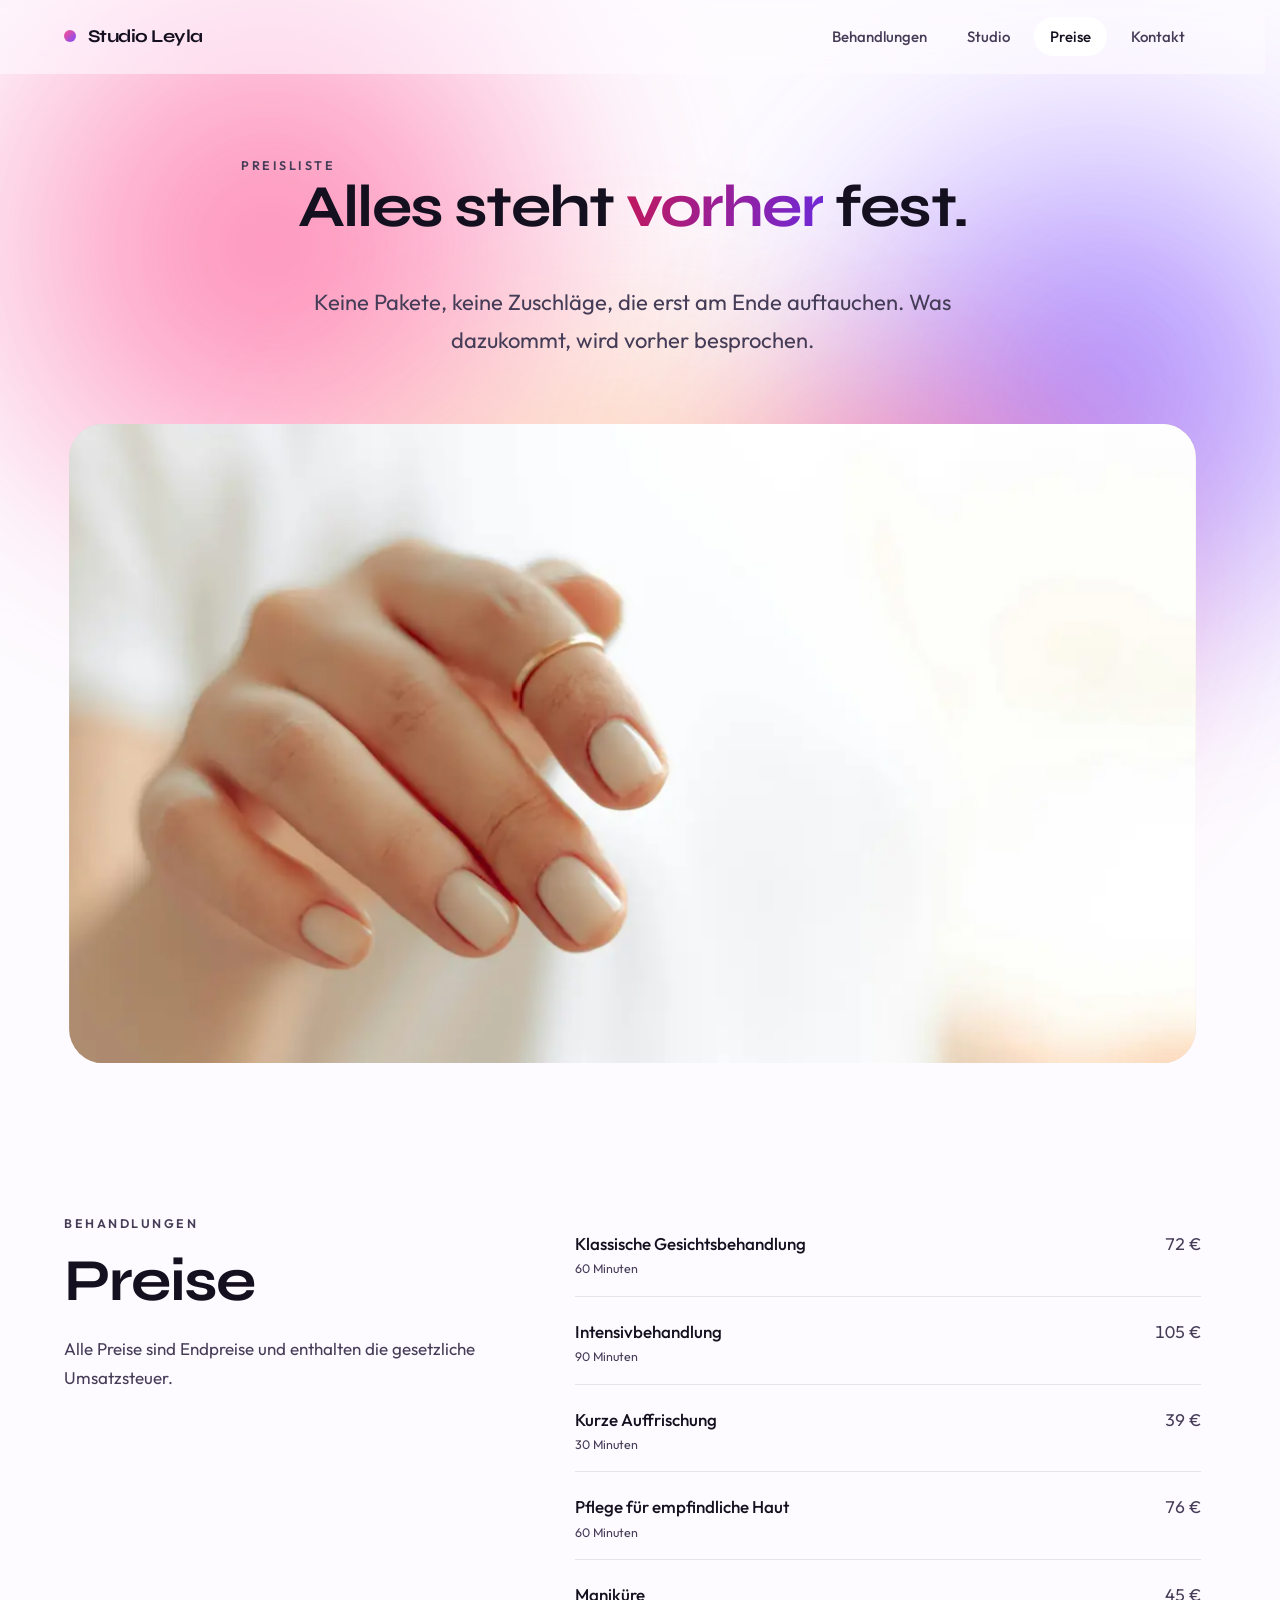
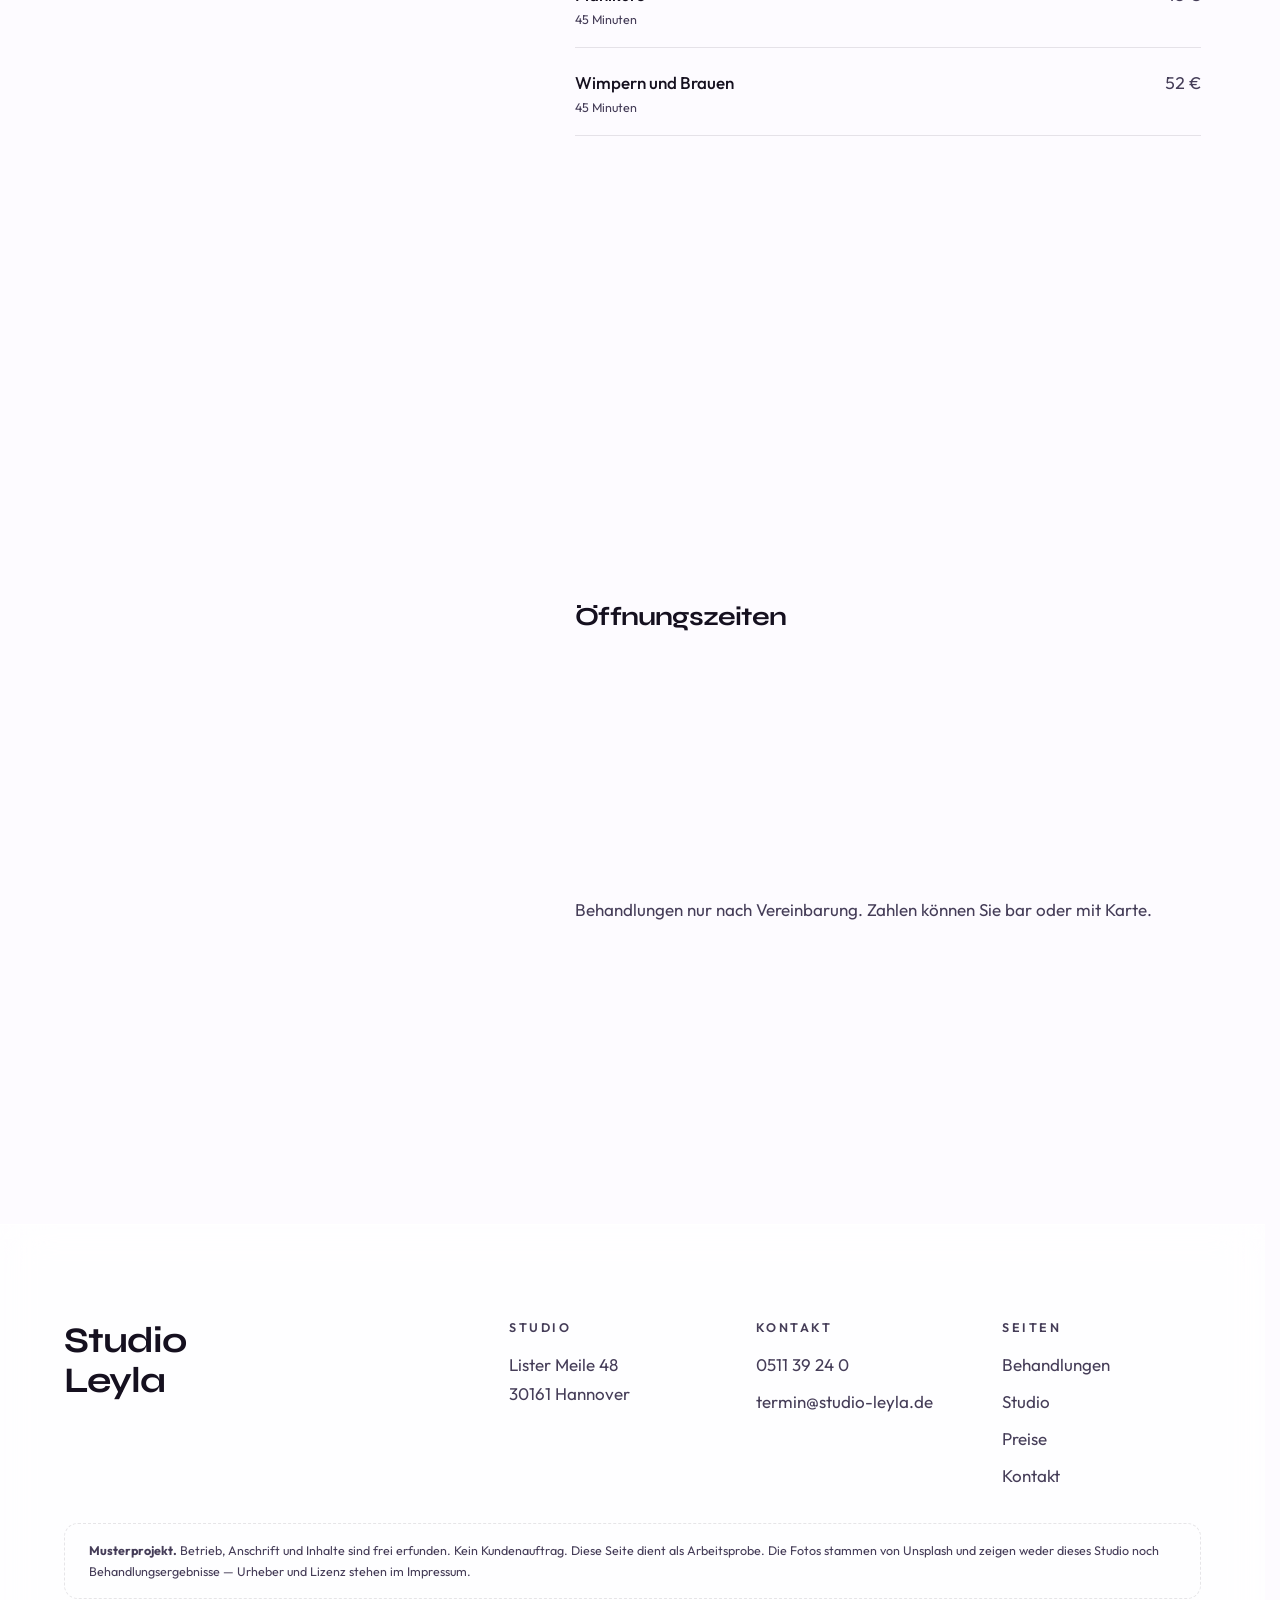
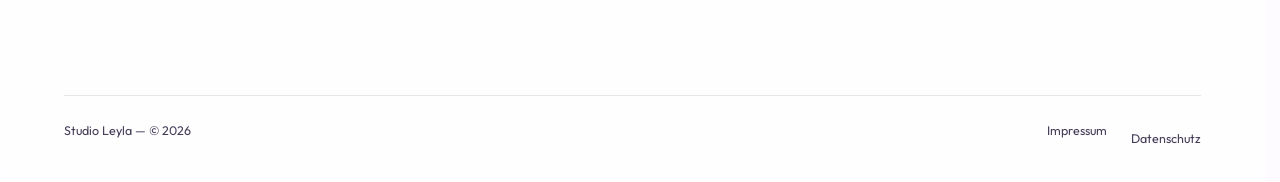
<file: preise/index.html>
<!doctype html>
<html lang="de">
<head>
  <meta charset="utf-8">
  <meta name="viewport" content="width=device-width, initial-scale=1">
  <meta name="robots" content="noindex, nofollow">
  <meta http-equiv="Content-Security-Policy" content="default-src 'self'; script-src 'self'; style-src 'self' 'unsafe-inline'; img-src 'self' data:; font-src 'self'; connect-src 'self'; object-src 'none'; base-uri 'none'; form-action 'none'; upgrade-insecure-requests">
  <meta name="referrer" content="strict-origin-when-cross-origin">
  <title>Preise — Studio Leyla</title>
  <meta name="description" content="Preisliste und Öffnungszeiten des Studio Leyla in Hannover.">
  <link rel="icon" href="../assets/icons/favicon.svg" type="image/svg+xml">
  <link rel="stylesheet" href="../assets/css/basis.css">
  <link rel="stylesheet" href="../assets/css/raster.css">
  <link rel="stylesheet" href="../assets/css/komponenten.css">
  <link rel="stylesheet" href="../assets/css/bilder.css">
  <link rel="stylesheet" href="../assets/css/bewegung.css">
</head>
<body data-wurzel="../">
  <a class="sprunglink" href="#inhalt">Zum Inhalt</a>

  <div class="flaechen" aria-hidden="true">
    <span></span><span></span><span></span><span></span>
  </div>
  <div class="lichtkegel" aria-hidden="true"></div>

  <header class="kopfzeile">
    <div class="breite kopfzeile__inhalt">
      <a class="marke" href="../index.html"><i></i>Studio Leyla</a>
      <nav class="hauptnav" aria-label="Hauptnavigation">
        <ul>
          <li><a href="../behandlungen/index.html">Behandlungen</a></li>
          <li><a href="../studio/index.html">Studio</a></li>
          <li><a href="../preise/index.html" aria-current="page">Preise</a></li>
          <li><a href="../kontakt/index.html">Kontakt</a></li>
        </ul>
      </nav>
    </div>
  </header>

  <main id="inhalt">

    <section class="hero breite">
      <p class="etikett einblenden">Preisliste</p>
      <h1 data-woerter style="font-size:var(--fs-h2)">Alles steht <em>vorher</em> fest.</h1>
      <p class="hero__lead einblenden">Keine Pakete, keine Zuschläge, die erst am Ende auftauchen. Was dazukommt, wird vorher besprochen.</p>
    </section>

    <div class="breite maske">
      <div class="maske__bild">
        <div class="kopfbild" style="--platzhalter:#e1d3c9">
          <img src="../bilder/detail-haende-1320.webp" srcset="../bilder/detail-haende-660.webp 660w, ../bilder/detail-haende-1320.webp 1320w" sizes="(max-width: 1320px) 92vw, 1180px" width="1320" height="880" alt="Hand mit hellem Naturnagellack" fetchpriority="high" decoding="async">
        </div>
      </div>
    </div>

    <section class="abschnitt breite">
      <div class="gespann">
        <div class="gespann__fest">
          <p class="etikett einblenden">Behandlungen</p>
          <h2 data-woerter style="margin-top:var(--sp-4)">Preise</h2>
          <p class="einblenden" style="margin-top:var(--sp-5);color:var(--muted)">
            Alle Preise sind Endpreise und enthalten die gesetzliche
            Umsatzsteuer.
          </p>
        </div>
        <div>
          <dl class="preise einblenden">
            <div>
              <dt>Klassische Gesichtsbehandlung<small>60 Minuten</small></dt>
              <dd>72 €</dd>
            </div>
            <div>
              <dt>Intensivbehandlung<small>90 Minuten</small></dt>
              <dd>105 €</dd>
            </div>
            <div>
              <dt>Kurze Auffrischung<small>30 Minuten</small></dt>
              <dd>39 €</dd>
            </div>
            <div>
              <dt>Pflege für empfindliche Haut<small>60 Minuten</small></dt>
              <dd>76 €</dd>
            </div>
            <div>
              <dt>Maniküre<small>45 Minuten</small></dt>
              <dd>45 €</dd>
            </div>
            <div>
              <dt>Wimpern und Brauen<small>45 Minuten</small></dt>
              <dd>52 €</dd>
            </div>
          </dl>

          <p class="einblenden" style="margin-top:var(--sp-6);font-size:var(--fs-meta);color:var(--muted)">
            Behandlungen finden nur nach Vereinbarung statt. Termine, die
            weniger als 24 Stunden vorher abgesagt werden, berechnen wir mit
            der Hälfte des Behandlungspreises.
          </p>

          <div class="einblenden" style="margin-top:var(--sp-9)">
            <div class="spalten spalten--3"><div class="scharfstellen"><div class="bild bild--3-2" style="--platzhalter:#ada8a9"><img src="../bilder/produkte-flaschen-1320.webp" srcset="../bilder/produkte-flaschen-660.webp 660w, ../bilder/produkte-flaschen-1320.webp 1320w" sizes="(max-width: 620px) 88vw, (max-width: 900px) 44vw, 30vw" width="1320" height="880" alt="Glasflaschen mit Pflegeprodukten" loading="lazy" decoding="async"></div><p class="bildzeile"><b>Pflege</b><span>zwei Linien, mehr nicht</span></p></div><div class="scharfstellen"><div class="bild bild--3-2" style="--platzhalter:#6e5a4a"><img src="../bilder/behandlung-pflege-880.webp" srcset="../bilder/behandlung-pflege-440.webp 440w, ../bilder/behandlung-pflege-880.webp 880w" sizes="(max-width: 620px) 88vw, (max-width: 900px) 44vw, 30vw" width="880" height="880" alt="Auftragen einer Pflegecreme" loading="lazy" decoding="async"></div><p class="bildzeile"><b>Abschluss</b><span>Creme statt Verkaufsgespräch</span></p></div><div class="scharfstellen"><div class="bild bild--3-2" style="--platzhalter:#cba89f"><img src="../bilder/ruhe-handtuecher-1120.webp" srcset="../bilder/ruhe-handtuecher-560.webp 560w, ../bilder/ruhe-handtuecher-1120.webp 1120w" sizes="(max-width: 620px) 88vw, (max-width: 900px) 44vw, 30vw" width="1120" height="1400" alt="Gerollte Handtuecher" loading="lazy" decoding="async"></div><p class="bildzeile"><b>Frisch bezogen</b><span>nach jedem Termin</span></p></div></div>
          </div>

          <h2 style="margin-top:var(--sp-9);font-size:var(--fs-h3)">Öffnungszeiten</h2>
          <dl class="zeiten einblenden" style="margin-top:var(--sp-4)">
            <div><dt>Montag</dt><dd>geschlossen</dd></div>
            <div><dt>Dienstag bis Freitag</dt><dd>9 – 18 Uhr</dd></div>
            <div><dt>Samstag</dt><dd>9 – 14 Uhr</dd></div>
            <div><dt>Sonntag</dt><dd>geschlossen</dd></div>
          </dl>

          <p class="einblenden" style="margin-top:var(--sp-6);color:var(--muted)">
            Behandlungen nur nach Vereinbarung. Zahlen können Sie bar oder mit Karte.
          </p>
        </div>
      </div>
    </section>
  </main>

  <footer class="fusszeile">
    <div class="breite">
      <div class="fusszeile__raster">
        <div>
          <p class="fusszeile__marke">Studio<br>Leyla</p>
        </div>
        <div>
          <h2>Studio</h2>
          <p style="color:var(--muted)">
            Lister Meile 48<br>
            30161 Hannover
          </p>
        </div>
        <div>
          <h2>Kontakt</h2>
          <ul>
            <li><a href="tel:+4951139240">0511 39 24 0</a></li>
            <li><a href="mailto:termin@studio-leyla.de">termin@studio-leyla.de</a></li>
          </ul>
        </div>
        <div>
          <h2>Seiten</h2>
          <ul>
            <li><a href="../behandlungen/index.html">Behandlungen</a></li>
            <li><a href="../studio/index.html">Studio</a></li>
            <li><a href="../preise/index.html">Preise</a></li>
            <li><a href="../kontakt/index.html">Kontakt</a></li>
          </ul>
        </div>
      </div>

      <p class="fusszeile__hinweis">
        <strong>Musterprojekt.</strong> Betrieb, Anschrift und Inhalte sind frei
        erfunden. Kein Kundenauftrag. Diese Seite dient als Arbeitsprobe.
        Die Fotos stammen von Unsplash und zeigen weder dieses Studio noch
        Behandlungsergebnisse — Urheber und Lizenz stehen im
        <a href="../impressum/index.html">Impressum</a>.
      </p>

      <div class="fusszeile__unten">
        <p>Studio Leyla — © 2026</p>
        <ul>
          <li><a href="../impressum/index.html">Impressum</a></li>
          <li><a href="../datenschutz/index.html">Datenschutz</a></li>
        </ul>
      </div>
    </div>
  </footer>

  <script src="../daten/inhalte.js" defer></script>
  <script src="../daten/bilder.js" defer></script>
  <script src="../assets/js/bewegung.js" defer></script>
  <script src="../assets/js/komponenten.js" defer></script>
</body>
</html>
</file>
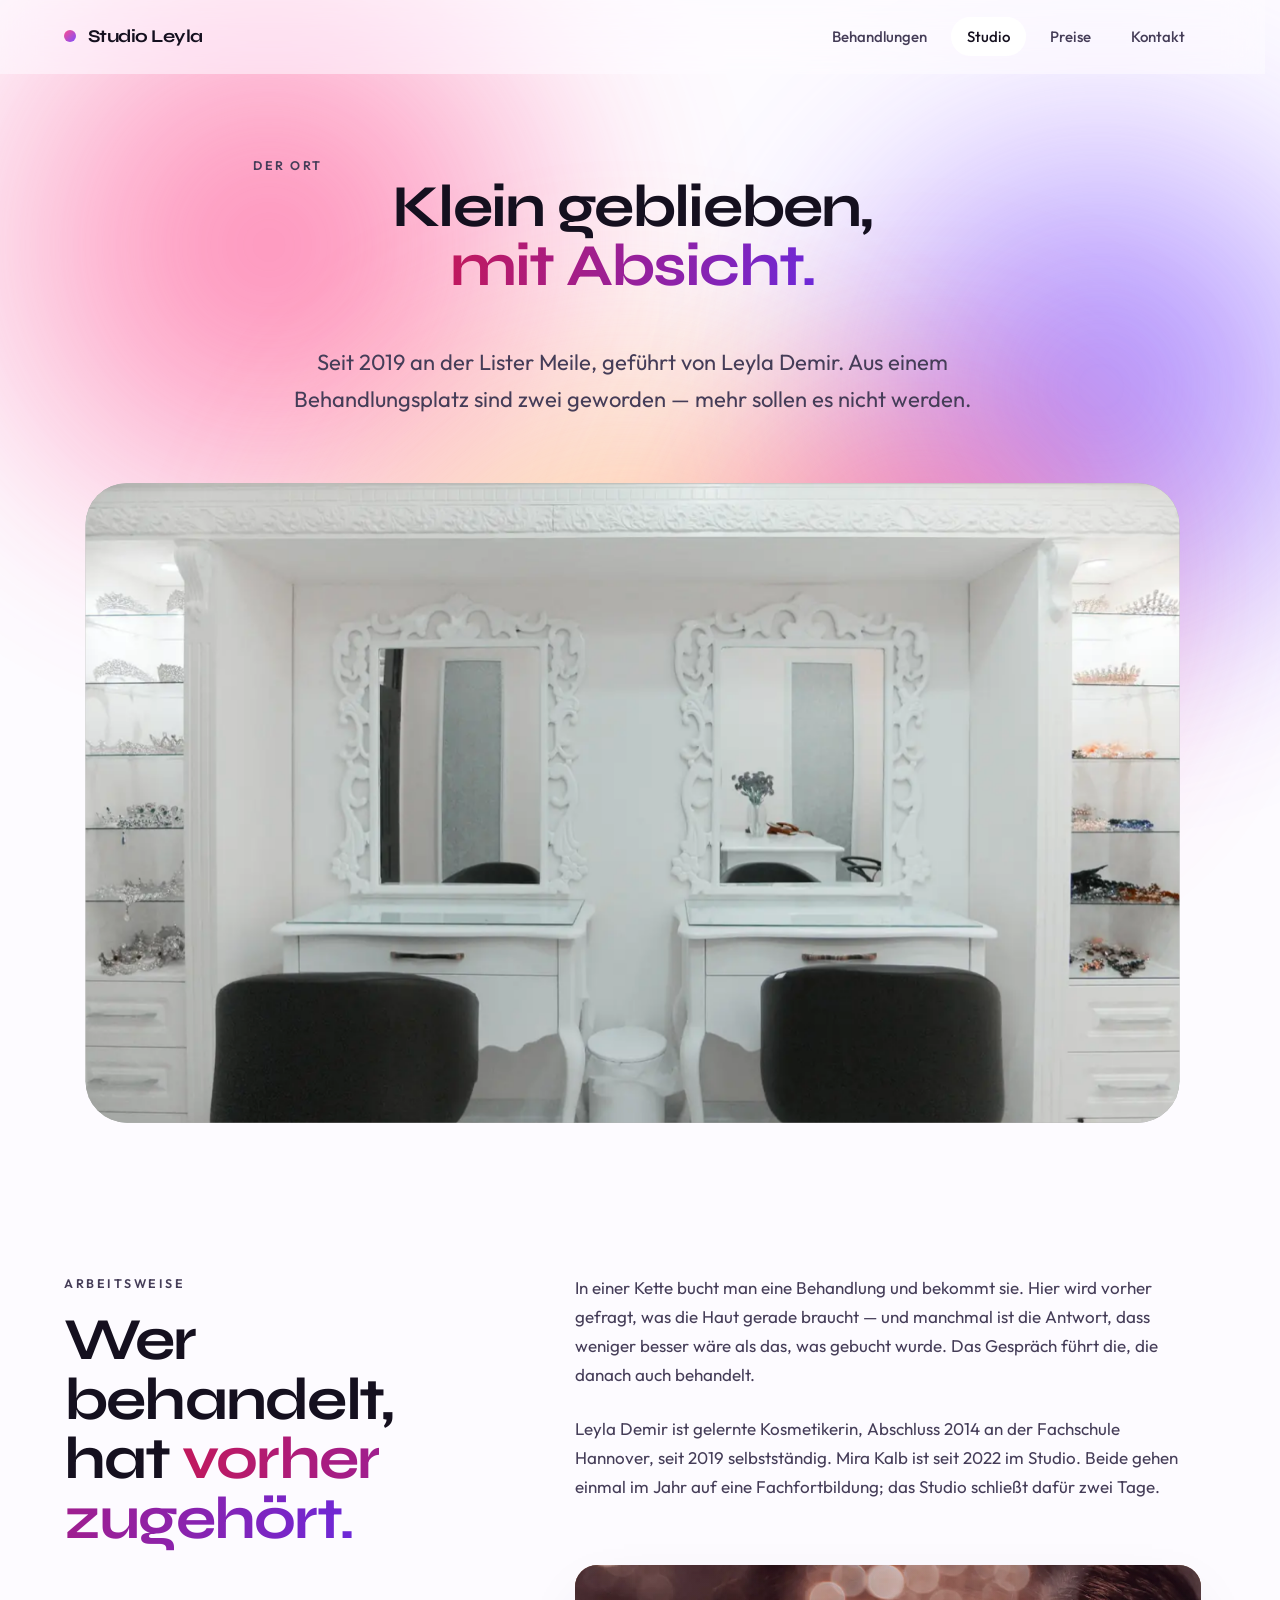
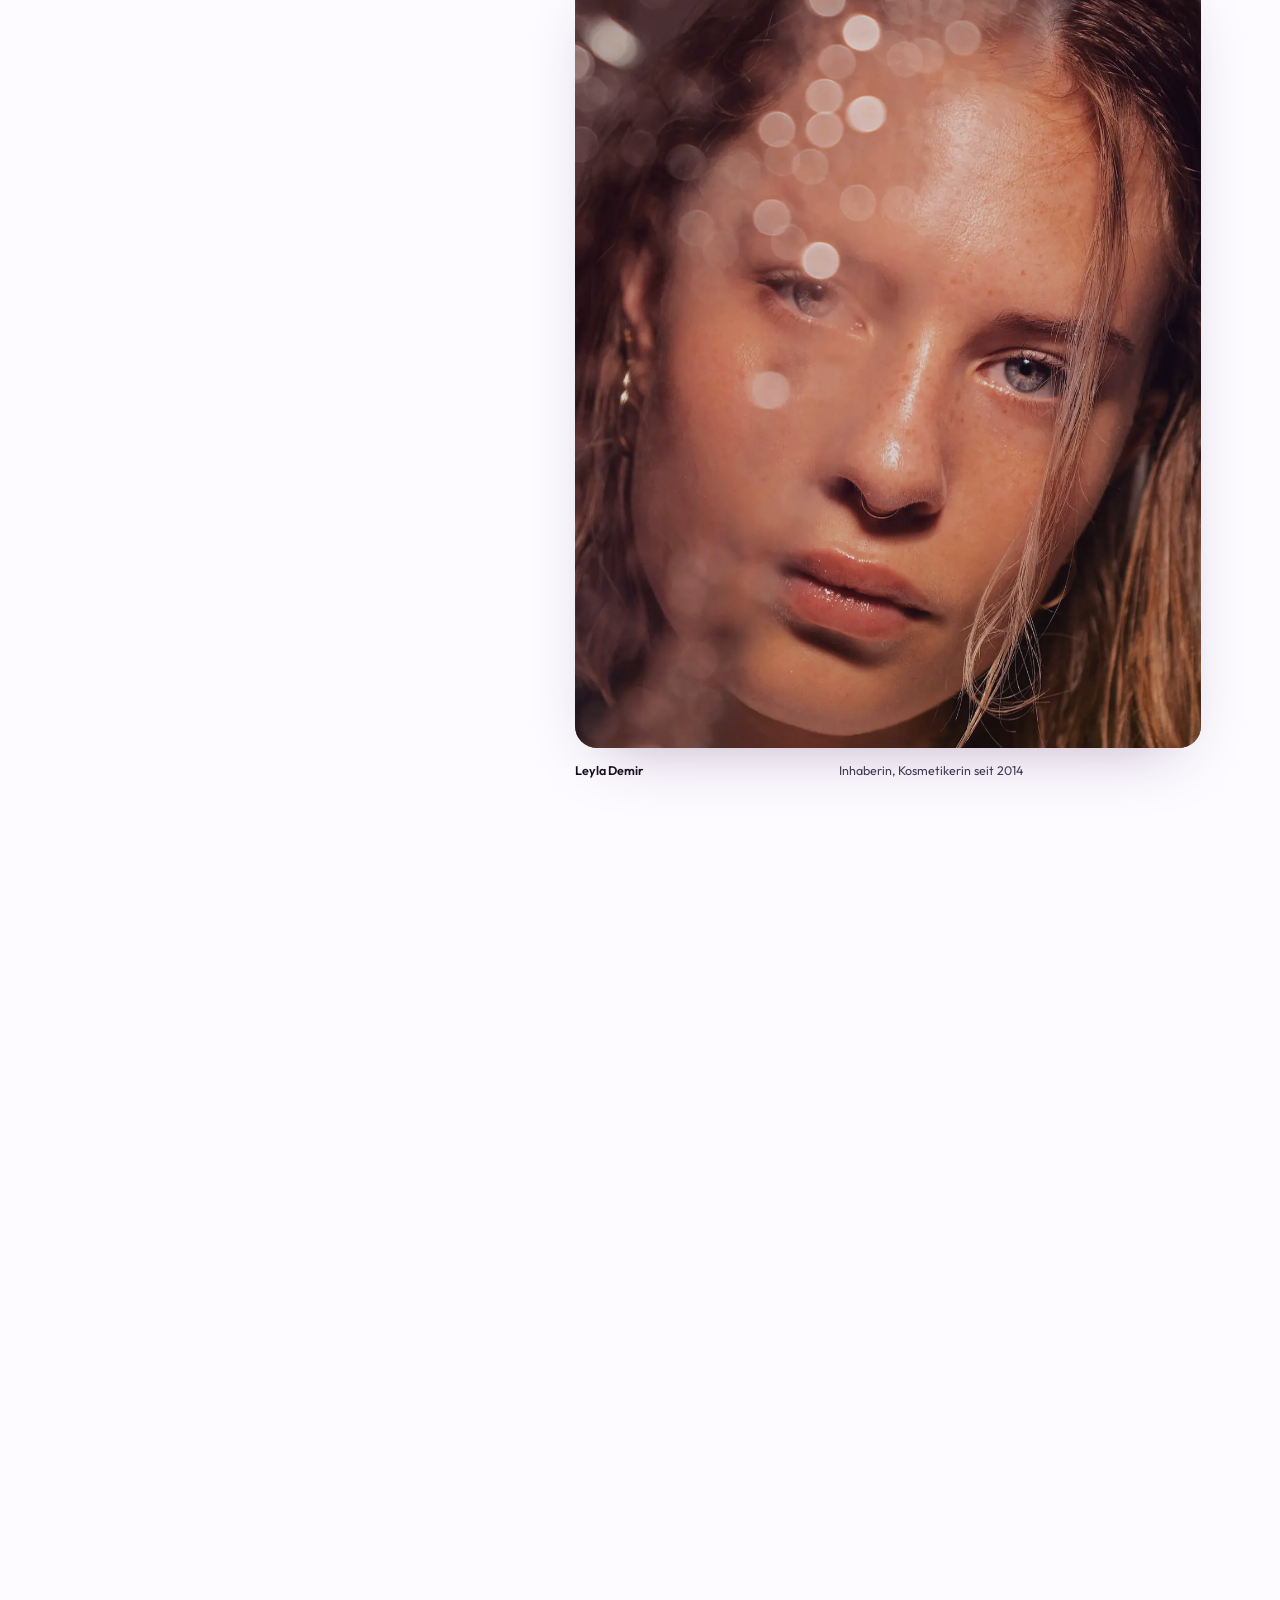
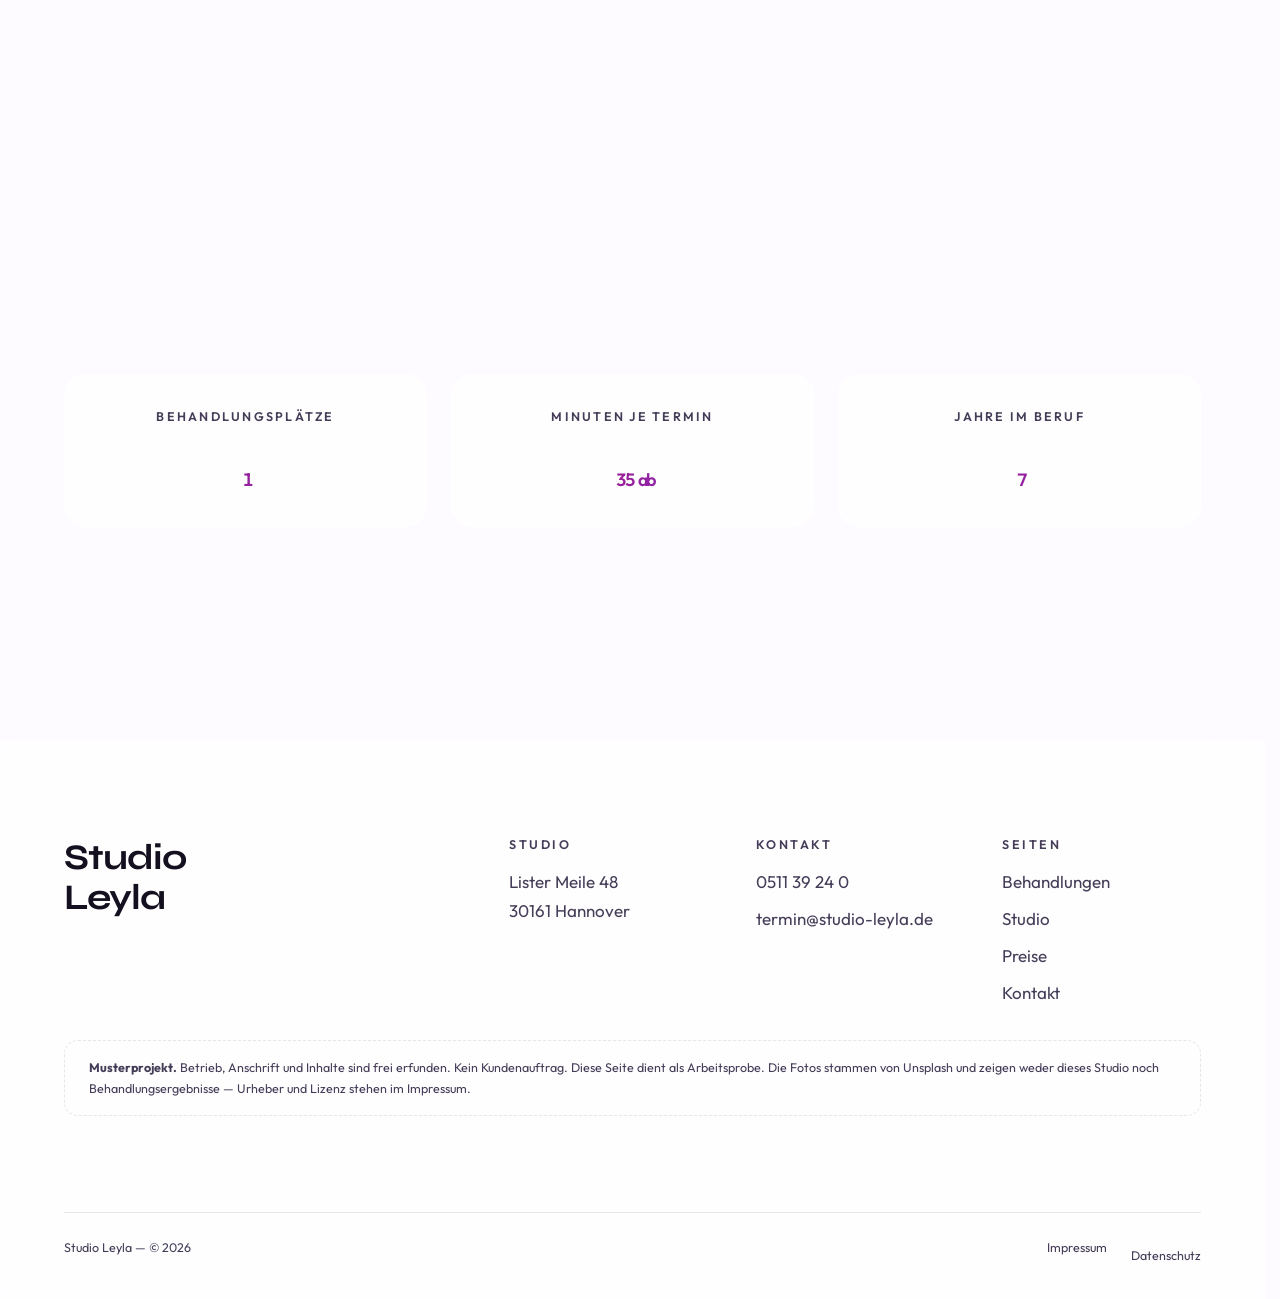
<file: studio/index.html>
<!doctype html>
<html lang="de">
<head>
  <meta charset="utf-8">
  <meta name="viewport" content="width=device-width, initial-scale=1">
  <meta name="robots" content="noindex, nofollow">
  <meta http-equiv="Content-Security-Policy" content="default-src 'self'; script-src 'self'; style-src 'self' 'unsafe-inline'; img-src 'self' data:; font-src 'self'; connect-src 'self'; object-src 'none'; base-uri 'none'; form-action 'none'; upgrade-insecure-requests">
  <meta name="referrer" content="strict-origin-when-cross-origin">
  <title>Studio — Studio Leyla</title>
  <meta name="description" content="Zwei Behandlungsplätze, ein Termin nach dem anderen: das Studio Leyla in Hannover.">
  <link rel="icon" href="../assets/icons/favicon.svg" type="image/svg+xml">
  <link rel="stylesheet" href="../assets/css/basis.css">
  <link rel="stylesheet" href="../assets/css/raster.css">
  <link rel="stylesheet" href="../assets/css/komponenten.css">
  <link rel="stylesheet" href="../assets/css/bilder.css">
  <link rel="stylesheet" href="../assets/css/bewegung.css">
</head>
<body data-wurzel="../">
  <a class="sprunglink" href="#inhalt">Zum Inhalt</a>

  <div class="flaechen" aria-hidden="true">
    <span></span><span></span><span></span><span></span>
  </div>
  <div class="lichtkegel" aria-hidden="true"></div>

  <header class="kopfzeile">
    <div class="breite kopfzeile__inhalt">
      <a class="marke" href="../index.html"><i></i>Studio Leyla</a>
      <nav class="hauptnav" aria-label="Hauptnavigation">
        <ul>
          <li><a href="../behandlungen/index.html">Behandlungen</a></li>
          <li><a href="../studio/index.html" aria-current="page">Studio</a></li>
          <li><a href="../preise/index.html">Preise</a></li>
          <li><a href="../kontakt/index.html">Kontakt</a></li>
        </ul>
      </nav>
    </div>
  </header>

  <main id="inhalt">

    <section class="hero breite">
      <p class="etikett einblenden">Der Ort</p>
      <h1 data-woerter style="font-size:var(--fs-h2)">Klein geblieben, <em>mit Absicht.</em></h1>
      <p class="hero__lead einblenden">Seit 2019 an der Lister Meile, geführt von Leyla Demir. Aus einem Behandlungsplatz sind zwei geworden — mehr sollen es nicht werden.</p>
    </section>

    <div class="breite maske">
      <div class="maske__bild">
        <div class="kopfbild" style="--platzhalter:#a7aaa8">
          <img src="../bilder/studio-raum-1520.webp" srcset="../bilder/studio-raum-760.webp 760w, ../bilder/studio-raum-1520.webp 1520w" sizes="(max-width: 1320px) 92vw, 1180px" width="1520" height="1013" alt="Heller Behandlungsraum mit zwei Stühlen und einem Waschtisch" fetchpriority="high" decoding="async">
        </div>
      </div>
    </div>

    <section class="abschnitt breite">
      <div class="gespann">
        <div class="gespann__fest">
          <p class="etikett einblenden">Arbeitsweise</p>
          <h2 data-woerter style="margin-top:var(--sp-4)">
            Wer behandelt, hat <em>vorher zugehört.</em>
          </h2>
        </div>
        <div>
          <p class="einblenden" style="color:var(--muted)">
            In einer Kette bucht man eine Behandlung und bekommt sie. Hier wird vorher gefragt, was die Haut gerade braucht — und manchmal ist die Antwort, dass weniger besser wäre als das, was gebucht wurde. Das Gespräch führt die, die danach auch behandelt.
          </p>
          <p class="einblenden" style="margin-top:var(--sp-5);color:var(--muted)">
            Leyla Demir ist gelernte Kosmetikerin, Abschluss 2014 an der Fachschule Hannover, seit 2019 selbstständig. Mira Kalb ist seit 2022 im Studio. Beide gehen einmal im Jahr auf eine Fachfortbildung; das Studio schließt dafür zwei Tage.
          </p>

          <div class="scharfstellen" style="margin-top:var(--sp-8)">
            <div class="bild bild--4-5" style="--platzhalter:#84543c"><img src="../bilder/portraet-team-1120.webp" srcset="../bilder/portraet-team-560.webp 560w, ../bilder/portraet-team-1120.webp 1120w" sizes="(max-width: 900px) 88vw, 46vw" width="1120" height="1400" alt="Portraet vor unscharfem Hintergrund" loading="lazy" decoding="async"></div>
          </div>
          <p class="bildzeile"><b>Leyla Demir</b><span>Inhaberin, Kosmetikerin seit 2014</span></p>
        </div>
      </div>
    </section>

    <section class="abschnitt breite" aria-labelledby="raum-titel">
      <div class="kopf">
        <p class="etikett einblenden">Räume</p>
        <h2 id="raum-titel" data-woerter>Hell, ruhig, <em>aufgeräumt.</em></h2>
      </div>

      <div class="galerie">
        <div class="scharfstellen"><div class="bild bild--4-5" style="--platzhalter:#a7a394"><img src="../bilder/studio-spiegel-1120.webp" srcset="../bilder/studio-spiegel-560.webp 560w, ../bilder/studio-spiegel-1120.webp 1120w" sizes="(max-width: 760px) 44vw, 30vw" width="1120" height="1400" alt="Arbeitsplatz mit Stuhl, Waschbecken und Pflanze" loading="lazy" decoding="async"></div></div>
        <div class="scharfstellen"><div class="bild bild--3-2" style="--platzhalter:#876e5d"><img src="../bilder/ruhe-kerzen-1320.webp" srcset="../bilder/ruhe-kerzen-660.webp 660w, ../bilder/ruhe-kerzen-1320.webp 1320w" sizes="(max-width: 760px) 44vw, 30vw" width="1320" height="880" alt="Kerzen auf einer Ablage" loading="lazy" decoding="async"></div></div>
        <div class="scharfstellen"><div class="bild bild--3-2" style="--platzhalter:#e1d3c9"><img src="../bilder/detail-haende-1320.webp" srcset="../bilder/detail-haende-660.webp 660w, ../bilder/detail-haende-1320.webp 1320w" sizes="(max-width: 760px) 90vw, 30vw" width="1320" height="880" alt="Hand mit hellem Naturnagellack" loading="lazy" decoding="async"></div></div>
      </div>
    </section>

    <section class="abschnitt--eng breite">
      <dl class="kennzahlen einblenden">
        <div class="kennzahl">
          <dt>Behandlungsplätze</dt>
          <dd><span data-zaehlziel="2">2</span></dd>
        </div>
        <div class="kennzahl">
          <dt>Minuten je Termin</dt>
          <dd><span data-zaehlziel="60">60</span><span>ab</span></dd>
        </div>
        <div class="kennzahl">
          <dt>Jahre im Beruf</dt>
          <dd><span data-zaehlziel="12">12</span></dd>
        </div>
      </dl>
    </section>
  </main>

  <footer class="fusszeile">
    <div class="breite">
      <div class="fusszeile__raster">
        <div>
          <p class="fusszeile__marke">Studio<br>Leyla</p>
        </div>
        <div>
          <h2>Studio</h2>
          <p style="color:var(--muted)">
            Lister Meile 48<br>
            30161 Hannover
          </p>
        </div>
        <div>
          <h2>Kontakt</h2>
          <ul>
            <li><a href="tel:+4951139240">0511 39 24 0</a></li>
            <li><a href="mailto:termin@studio-leyla.de">termin@studio-leyla.de</a></li>
          </ul>
        </div>
        <div>
          <h2>Seiten</h2>
          <ul>
            <li><a href="../behandlungen/index.html">Behandlungen</a></li>
            <li><a href="../studio/index.html">Studio</a></li>
            <li><a href="../preise/index.html">Preise</a></li>
            <li><a href="../kontakt/index.html">Kontakt</a></li>
          </ul>
        </div>
      </div>

      <p class="fusszeile__hinweis">
        <strong>Musterprojekt.</strong> Betrieb, Anschrift und Inhalte sind frei
        erfunden. Kein Kundenauftrag. Diese Seite dient als Arbeitsprobe.
        Die Fotos stammen von Unsplash und zeigen weder dieses Studio noch
        Behandlungsergebnisse — Urheber und Lizenz stehen im
        <a href="../impressum/index.html">Impressum</a>.
      </p>

      <div class="fusszeile__unten">
        <p>Studio Leyla — © 2026</p>
        <ul>
          <li><a href="../impressum/index.html">Impressum</a></li>
          <li><a href="../datenschutz/index.html">Datenschutz</a></li>
        </ul>
      </div>
    </div>
  </footer>

  <script src="../daten/inhalte.js" defer></script>
  <script src="../daten/bilder.js" defer></script>
  <script src="../assets/js/bewegung.js" defer></script>
  <script src="../assets/js/komponenten.js" defer></script>
</body>
</html>
</file>
<file: assets/css/basis.css>
@font-face {
  font-family: "Syne";
  src: url("../fonts/Syne-Variabel.woff2") format("woff2-variations");
  font-weight: 400 800;
  font-style: normal;
  font-display: swap;
}

@font-face {
  font-family: "Outfit";
  src: url("../fonts/Outfit-Variabel.woff2") format("woff2-variations");
  font-weight: 300 700;
  font-style: normal;
  font-display: swap;
}

:root {
  --bg: #fdfbff;
  --bg-2: #f6f1fb;
  --glas: rgba(255, 255, 255, 0.62);
  --glas-rand: rgba(255, 255, 255, 0.85);
  --text: #15101f;
  --muted: #453d58;
  --rosa: #c2185b;
  --violett: #6d28d9;
  --rand: rgba(21, 16, 31, 0.1);
  --schatten: 0 24px 60px -28px rgba(63, 22, 84, 0.34);

  --v-rosa: #ff4d8d;
  --v-violett: #7c4dff;
  --v-pfirsich: #ffb86b;

  --display: "Syne", ui-sans-serif, system-ui, sans-serif;
  --schrift: "Outfit", ui-sans-serif, system-ui, -apple-system, sans-serif;

  --fs-riese: clamp(2.75rem, 1rem + 7.4vw, 7rem);
  --fs-h2: clamp(1.875rem, 1rem + 3.4vw, 4rem);
  --fs-h3: clamp(1.125rem, 1rem + 0.9vw, 1.625rem);
  --fs-lead: clamp(1.0625rem, 1rem + 0.5vw, 1.375rem);
  --fs-body: clamp(1rem, 0.97rem + 0.15vw, 1.0625rem);
  --fs-meta: 0.78125rem;

  --lh-eng: 1;
  --lh-body: 1.72;
  --zeilenbreite: 56ch;

  --sp-1: 4px;
  --sp-2: 8px;
  --sp-3: 12px;
  --sp-4: 16px;
  --sp-5: 24px;
  --sp-6: 32px;
  --sp-7: 48px;
  --sp-8: 64px;
  --sp-9: 96px;
  --sp-10: 150px;

  --max-breite: 1320px;
  --seitenrand: clamp(20px, 5vw, 72px);
  --kopfzeile-hoehe: 74px;

  --kurve: cubic-bezier(0.19, 1, 0.22, 1);
  --radius: 22px;
  --radius-klein: 14px;

  color-scheme: light;
}

*,
*::before,
*::after {
  box-sizing: border-box;
}

html {
  -webkit-text-size-adjust: 100%;
  text-size-adjust: 100%;
  scroll-behavior: smooth;
  scrollbar-gutter: stable;
  background: var(--bg);
}

@media (prefers-reduced-motion: reduce) {
  html { scroll-behavior: auto; }
}

body {
  margin: 0;
  color: var(--text);
  font-family: var(--schrift);
  font-size: var(--fs-body);
  font-weight: 400;
  line-height: var(--lh-body);
  -webkit-font-smoothing: antialiased;
}

[hidden] {
  display: none !important;
}

h1, h2, h3 {
  margin: 0;
  font-family: var(--display);
  font-weight: 700;
  line-height: var(--lh-eng);
  letter-spacing: -0.03em;
  text-wrap: balance;
}

h1 { font-size: var(--fs-riese); }
h2 { font-size: var(--fs-h2); }
h3 { font-size: var(--fs-h3); letter-spacing: -0.02em; }

h1 em, h2 em, h3 em {
  font-style: normal;
  background: linear-gradient(100deg, var(--rosa), var(--violett));
  -webkit-background-clip: text;
  background-clip: text;
  color: transparent;
}

p {
  margin: 0;
  max-width: var(--zeilenbreite);
}

a {
  color: inherit;
  text-underline-offset: 0.25em;
}

img,
picture,
svg {
  display: block;
  max-width: 100%;
}

img {
  height: auto;
}

ul, ol {
  margin: 0;
  padding: 0;
  list-style: none;
}

.etikett {
  font-size: var(--fs-meta);
  font-weight: 600;
  letter-spacing: 0.2em;
  text-transform: uppercase;
  color: var(--muted);
}

:focus-visible {
  outline: 2px solid var(--violett);
  outline-offset: 3px;
  border-radius: 4px;
}

.sprunglink {
  position: absolute;
  left: -9999px;
  top: 0;
  z-index: 100;
  padding: var(--sp-3) var(--sp-5);
  border-radius: 999px;
  background: var(--text);
  color: #fff;
  text-decoration: none;
  font-weight: 600;
}

.sprunglink:focus {
  left: var(--sp-4);
  top: var(--sp-4);
}

.nur-vorlesen {
  position: absolute;
  width: 1px;
  height: 1px;
  padding: 0;
  margin: -1px;
  overflow: hidden;
  clip: rect(0, 0, 0, 0);
  white-space: nowrap;
  border: 0;
}

.flaechen {
  position: fixed;
  inset: 0;
  z-index: -1;
  overflow: hidden;
  pointer-events: none;
}

.flaechen span {
  position: absolute;
  display: block;
  border-radius: 50%;
  filter: blur(80px);
  opacity: 0.72;
  will-change: transform;
}

.flaechen span:nth-child(1) {
  top: -14%;
  left: -8%;
  width: 58vw;
  height: 58vw;
  background: radial-gradient(circle, var(--v-rosa) 0%, transparent 74%);
  animation: treiben-a 26s ease-in-out infinite alternate;
}

.flaechen span:nth-child(2) {
  top: 6%;
  right: -12%;
  width: 52vw;
  height: 52vw;
  background: radial-gradient(circle, var(--v-violett) 0%, transparent 74%);
  animation: treiben-b 31s ease-in-out infinite alternate;
}

.flaechen span:nth-child(3) {
  bottom: -18%;
  left: 18%;
  width: 62vw;
  height: 62vw;
  background: radial-gradient(circle, var(--v-pfirsich) 0%, transparent 72%);
  animation: treiben-c 37s ease-in-out infinite alternate;
}

.flaechen span:nth-child(4) {
  bottom: 4%;
  right: 6%;
  width: 44vw;
  height: 44vw;
  background: radial-gradient(circle, var(--v-rosa) 0%, transparent 76%);
  animation: treiben-d 23s ease-in-out infinite alternate;
}

@keyframes treiben-a { to { transform: translate3d(14vw, 10vh, 0); } }
@keyframes treiben-b { to { transform: translate3d(-12vw, 16vh, 0); } }
@keyframes treiben-c { to { transform: translate3d(10vw, -12vh, 0); } }
@keyframes treiben-d { to { transform: translate3d(-9vw, -9vh, 0); } }

.lichtkegel {
  position: fixed;
  top: 0;
  left: 0;
  z-index: -1;
  width: 46vmax;
  height: 46vmax;
  margin: -23vmax 0 0 -23vmax;
  border-radius: 50%;
  background: radial-gradient(circle, rgba(255, 255, 255, 0.85) 0%, transparent 62%);
  pointer-events: none;
  opacity: 0;
  transform: translate3d(var(--maus-x, 50vw), var(--maus-y, 50vh), 0);
  transition: transform 0.45s var(--kurve), opacity 0.6s var(--kurve);
  will-change: transform;
}

.lichtkegel.ist-an {
  opacity: 1;
}

@media (prefers-reduced-motion: reduce) {
  .flaechen span { animation: none; }
  .lichtkegel { display: none; }
}

@media (hover: none) {
  .lichtkegel { display: none; }
}
</file>
<file: assets/css/raster.css>
.breite {
  width: 100%;
  max-width: var(--max-breite);
  margin-inline: auto;
  padding-inline: var(--seitenrand);
}

.abschnitt {
  padding-block: var(--sp-10);
}

.abschnitt--eng {
  padding-block: var(--sp-8);
}

.kopfzeile {
  position: sticky;
  top: 0;
  z-index: 50;
  height: var(--kopfzeile-hoehe);
  display: flex;
  align-items: center;
  background: rgba(253, 251, 255, 0.55);
  backdrop-filter: blur(18px) saturate(1.4);
  -webkit-backdrop-filter: blur(18px) saturate(1.4);
  border-bottom: 1px solid transparent;
  transition: background-color 0.4s var(--kurve), border-color 0.4s var(--kurve);
}

.kopfzeile.ist-gescrollt {
  background: rgba(253, 251, 255, 0.85);
  border-bottom-color: var(--rand);
}

.kopfzeile__inhalt {
  display: flex;
  align-items: center;
  justify-content: space-between;
  gap: var(--sp-5);
  width: 100%;
}

.marke {
  display: flex;
  align-items: center;
  gap: var(--sp-3);
  font-family: var(--display);
  font-weight: 700;
  font-size: 1.125rem;
  letter-spacing: -0.03em;
  text-decoration: none;
}

.marke i {
  width: 12px;
  height: 12px;
  border-radius: 50%;
  background: linear-gradient(135deg, var(--v-rosa), var(--v-violett));
  font-style: normal;
  flex: none;
}

.hauptnav ul {
  display: flex;
  align-items: center;
  gap: var(--sp-2);
}

.hauptnav a {
  position: relative;
  display: block;
  padding: 7px 16px;
  border-radius: 999px;
  font-size: 0.9375rem;
  font-weight: 500;
  text-decoration: none;
  color: var(--muted);
  transition: color 0.35s var(--kurve);
  isolation: isolate;
}

.hauptnav a::before {
  content: "";
  position: absolute;
  inset: 0;
  z-index: -1;
  border-radius: inherit;
  background: #fff;
  box-shadow: var(--schatten);
  opacity: 0;
  transform: scale(0.85);
  transition: opacity 0.35s var(--kurve), transform 0.35s var(--kurve);
}

.hauptnav a:hover,
.hauptnav a:focus-visible,
.hauptnav a[aria-current="page"] {
  color: var(--text);
}

.hauptnav a:hover::before,
.hauptnav a:focus-visible::before,
.hauptnav a[aria-current="page"]::before {
  opacity: 1;
  transform: none;
}

@media (max-width: 820px) {
  .hauptnav a { padding: 6px 11px; font-size: 0.875rem; }
}

@media (max-width: 560px) {
  .kopfzeile { height: auto; padding-block: var(--sp-3); }
  .kopfzeile__inhalt { flex-direction: column; align-items: flex-start; gap: var(--sp-2); }
  .hauptnav ul { flex-wrap: wrap; margin-left: -11px; }
}

.hero {
  padding-top: clamp(var(--sp-8), 9vh, var(--sp-10));
  padding-bottom: var(--sp-8);
  text-align: center;
}

.hero h1 {
  margin-inline: auto;
  max-width: 16ch;
}

.hero__lead {
  margin: var(--sp-7) auto 0;
  font-size: var(--fs-lead);
  color: var(--muted);
  max-width: 52ch;
}

.hero__aktionen {
  display: flex;
  flex-wrap: wrap;
  justify-content: center;
  gap: var(--sp-4);
  margin-top: var(--sp-8);
}

.spalten {
  display: grid;
  gap: var(--sp-6);
}

.spalten--2 { grid-template-columns: repeat(2, minmax(0, 1fr)); }
.spalten--3 { grid-template-columns: repeat(3, minmax(0, 1fr)); }

@media (max-width: 900px) {
  .spalten--3 { grid-template-columns: repeat(2, minmax(0, 1fr)); }
}

@media (max-width: 620px) {
  .spalten--2,
  .spalten--3 { grid-template-columns: minmax(0, 1fr); }
}

.gespann {
  display: grid;
  grid-template-columns: minmax(0, 5fr) minmax(0, 7fr);
  gap: var(--sp-8);
}

.gespann__fest {
  position: sticky;
  align-self: start;
  top: calc(var(--kopfzeile-hoehe) + var(--sp-6));
}

@media (max-width: 900px) {
  .gespann { grid-template-columns: minmax(0, 1fr); gap: var(--sp-6); }
  .gespann__fest { position: static; }
}

.kopf {
  text-align: center;
  margin-bottom: var(--sp-8);
}

.kopf h2 {
  margin-top: var(--sp-4);
}

.kopf p.etikett + h2 {
  margin-inline: auto;
  max-width: 18ch;
}

.fusszeile {
  position: relative;
  margin-top: var(--sp-10);
  padding-block: var(--sp-9) var(--sp-6);
  background: var(--glas);
  backdrop-filter: blur(24px) saturate(1.3);
  -webkit-backdrop-filter: blur(24px) saturate(1.3);
  border-top: 1px solid var(--glas-rand);
}

.fusszeile__raster {
  display: grid;
  grid-template-columns: minmax(0, 2fr) repeat(3, minmax(0, 1fr));
  gap: var(--sp-7);
}

@media (max-width: 900px) {
  .fusszeile__raster { grid-template-columns: repeat(2, minmax(0, 1fr)); }
}

@media (max-width: 560px) {
  .fusszeile__raster { grid-template-columns: minmax(0, 1fr); gap: var(--sp-6); }
}

.fusszeile h2 {
  font-family: var(--schrift);
  font-size: var(--fs-meta);
  font-weight: 600;
  letter-spacing: 0.2em;
  text-transform: uppercase;
  color: var(--muted);
  margin-bottom: var(--sp-4);
}

.fusszeile__marke {
  font-family: var(--display);
  font-weight: 700;
  font-size: clamp(1.5rem, 1rem + 1.8vw, 2.25rem);
  letter-spacing: -0.03em;
  line-height: 1.1;
}

.fusszeile a {
  color: var(--muted);
  text-decoration: none;
  transition: color 0.3s var(--kurve);
}

.fusszeile a:hover,
.fusszeile a:focus-visible {
  color: var(--text);
  text-decoration: underline;
}

.fusszeile li + li {
  margin-top: var(--sp-2);
}

.fusszeile__unten {
  display: flex;
  flex-wrap: wrap;
  gap: var(--sp-4) var(--sp-5);
  justify-content: space-between;
  align-items: baseline;
  margin-top: var(--sp-9);
  padding-top: var(--sp-5);
  border-top: 1px solid var(--rand);
  font-size: var(--fs-meta);
  color: var(--muted);
}

.fusszeile__unten ul {
  display: flex;
  flex-wrap: wrap;
  gap: var(--sp-5);
}

.fusszeile__hinweis {
  margin-top: var(--sp-6);
  padding: var(--sp-4) var(--sp-5);
  border: 1px dashed var(--rand);
  border-radius: var(--radius-klein);
  font-size: var(--fs-meta);
  line-height: 1.7;
  color: var(--muted);
  max-width: none;
}
</file>
<file: assets/css/komponenten.css>
.knopf {
  position: relative;
  display: inline-flex;
  align-items: center;
  gap: var(--sp-3);
  padding: 15px 30px;
  border: 0;
  border-radius: 999px;
  background: linear-gradient(120deg, var(--rosa), var(--violett));
  color: #fff;
  font: inherit;
  font-size: 0.9375rem;
  font-weight: 600;
  text-decoration: none;
  cursor: pointer;
  box-shadow: var(--schatten);
  isolation: isolate;
  overflow: hidden;
  transition: transform 0.4s var(--kurve), box-shadow 0.4s var(--kurve);
}

.knopf::before {
  content: "";
  position: absolute;
  inset: 0;
  z-index: -1;
  background: linear-gradient(120deg, var(--violett), var(--rosa));
  opacity: 0;
  transition: opacity 0.5s var(--kurve);
}

.knopf:hover,
.knopf:focus-visible {
  transform: translateY(-2px);
  box-shadow: 0 30px 70px -26px rgba(109, 40, 217, 0.55);
}

.knopf:hover::before,
.knopf:focus-visible::before {
  opacity: 1;
}

.knopf svg {
  transition: transform 0.4s var(--kurve);
}

.knopf:hover svg,
.knopf:focus-visible svg {
  transform: translateX(4px);
}

.knopf--glas {
  background: var(--glas);
  backdrop-filter: blur(14px);
  -webkit-backdrop-filter: blur(14px);
  color: var(--text);
  box-shadow: inset 0 0 0 1px var(--glas-rand), var(--schatten);
}

.knopf--glas::before {
  background: #fff;
}

.knopf--glas:hover,
.knopf--glas:focus-visible {
  color: var(--text);
}

.glas {
  position: relative;
  padding: var(--sp-6);
  border-radius: var(--radius);
  background: var(--glas);
  backdrop-filter: blur(20px) saturate(1.35);
  -webkit-backdrop-filter: blur(20px) saturate(1.35);
  box-shadow: inset 0 0 0 1px var(--glas-rand), var(--schatten);
  transition: transform 0.6s var(--kurve), box-shadow 0.6s var(--kurve);
}

.glas--greifbar:hover,
.glas--greifbar:focus-within {
  transform: translateY(-5px);
  box-shadow: inset 0 0 0 1px #fff, 0 34px 74px -30px rgba(63, 22, 84, 0.42);
}

.behandlung {
  display: flex;
  flex-direction: column;
  gap: var(--sp-4);
  padding: var(--sp-5);
}

.behandlung__kopf {
  display: flex;
  align-items: baseline;
  justify-content: space-between;
  gap: var(--sp-4);
}

.behandlung__dauer {
  flex: none;
  font-size: var(--fs-meta);
  font-weight: 600;
  color: var(--muted);
  font-variant-numeric: tabular-nums;
}

.behandlung p {
  color: var(--muted);
}

.behandlung__marken {
  display: flex;
  flex-wrap: wrap;
  gap: var(--sp-2);
  margin-top: auto;
  padding-top: var(--sp-4);
}

.marke-chip {
  padding: 4px 12px;
  border-radius: 999px;
  background: rgba(255, 255, 255, 0.7);
  box-shadow: inset 0 0 0 1px var(--rand);
  font-size: var(--fs-meta);
  color: var(--muted);
}

.finder {
  display: grid;
  gap: var(--sp-6);
  padding: var(--sp-7);
}

.finder__frage {
  display: grid;
  gap: var(--sp-3);
}

.finder__frage > p {
  font-weight: 600;
}

.finder__gruppe {
  display: flex;
  flex-wrap: wrap;
  gap: var(--sp-2);
}

.finder__wahl {
  padding: 9px 18px;
  border: 0;
  border-radius: 999px;
  background: rgba(255, 255, 255, 0.72);
  box-shadow: inset 0 0 0 1px var(--rand);
  color: var(--muted);
  font: inherit;
  font-size: 0.9375rem;
  cursor: pointer;
  transition: color 0.3s var(--kurve), box-shadow 0.3s var(--kurve),
              background-color 0.3s var(--kurve);
}

.finder__wahl:hover {
  color: var(--text);
}

.finder__wahl[aria-pressed="true"] {
  background: linear-gradient(120deg, var(--rosa), var(--violett));
  box-shadow: none;
  color: #fff;
  font-weight: 600;
}

.finder__ergebnis {
  padding-top: var(--sp-4);
  border-top: 1px solid var(--rand);
  font-size: var(--fs-meta);
  color: var(--muted);
}

@media (max-width: 620px) {
  .finder { padding: var(--sp-5); }
}

.preise {
  display: grid;
  gap: var(--sp-1);
  margin: 0;
}

.preise div {
  display: flex;
  align-items: baseline;
  justify-content: space-between;
  gap: var(--sp-5);
  padding-block: var(--sp-4);
  border-bottom: 1px solid var(--rand);
}

.preise dt {
  font-weight: 500;
}

.preise dt small {
  display: block;
  font-weight: 400;
  font-size: var(--fs-meta);
  color: var(--muted);
}

.preise dd {
  margin: 0;
  flex: none;
  font-variant-numeric: tabular-nums;
  color: var(--muted);
}

.ablauf {
  position: relative;
  display: grid;
  gap: var(--sp-7);
  padding-left: var(--sp-7);
}

.ablauf::before {
  content: "";
  position: absolute;
  left: 15px;
  top: 10px;
  bottom: 10px;
  width: 2px;
  border-radius: 2px;
  background: linear-gradient(to bottom, var(--v-rosa), var(--v-violett), var(--v-pfirsich));
  opacity: 0.4;
}

.ablauf__schritt {
  position: relative;
}

.ablauf__schritt::before {
  content: "";
  position: absolute;
  left: calc(var(--sp-7) * -1 + 8px);
  top: 9px;
  width: 16px;
  height: 16px;
  border-radius: 50%;
  background: var(--bg);
  box-shadow: 0 0 0 3px var(--violett);
}

.ablauf__schritt h3 {
  margin-bottom: var(--sp-2);
}

.ablauf__schritt p {
  color: var(--muted);
}

.kennzahlen {
  display: grid;
  grid-template-columns: repeat(3, minmax(0, 1fr));
  gap: var(--sp-5);
  margin: 0;
}

@media (max-width: 700px) {
  .kennzahlen { grid-template-columns: minmax(0, 1fr); }
}

.kennzahl {
  padding: var(--sp-6);
  border-radius: var(--radius);
  background: var(--glas);
  backdrop-filter: blur(16px);
  -webkit-backdrop-filter: blur(16px);
  box-shadow: inset 0 0 0 1px var(--glas-rand);
  text-align: center;
}

.kennzahl dt {
  font-size: var(--fs-meta);
  font-weight: 600;
  letter-spacing: 0.18em;
  text-transform: uppercase;
  color: var(--muted);
  margin-bottom: var(--sp-3);
}

.kennzahl dd {
  margin: 0;
  font-family: var(--display);
  font-weight: 700;
  font-size: clamp(2.25rem, 1.4rem + 2.6vw, 3.5rem);
  line-height: 1;
  letter-spacing: -0.04em;
  font-variant-numeric: tabular-nums;
  background: linear-gradient(120deg, var(--rosa), var(--violett));
  -webkit-background-clip: text;
  background-clip: text;
  color: transparent;
}

.kennzahl dd span {
  font-family: var(--schrift);
  font-size: 0.32em;
  font-weight: 600;
  margin-left: 0.25em;
}

.klapp {
  border-bottom: 1px solid var(--rand);
}

.klapp__knopf {
  display: flex;
  align-items: center;
  justify-content: space-between;
  gap: var(--sp-4);
  width: 100%;
  padding: var(--sp-5) 0;
  border: 0;
  background: none;
  color: inherit;
  font: inherit;
  font-size: var(--fs-h3);
  font-weight: 600;
  text-align: left;
  cursor: pointer;
  transition: color 0.3s var(--kurve);
}

.klapp__knopf:hover {
  color: var(--violett);
}

.klapp__zeichen {
  flex: none;
  width: 18px;
  height: 18px;
  position: relative;
}

.klapp__zeichen::before,
.klapp__zeichen::after {
  content: "";
  position: absolute;
  inset: 50% 0 auto 0;
  height: 2px;
  border-radius: 2px;
  background: currentColor;
  transition: transform 0.4s var(--kurve);
}

.klapp__zeichen::after {
  transform: rotate(90deg);
}

.klapp__knopf[aria-expanded="true"] .klapp__zeichen::after {
  transform: rotate(0deg);
}

.klapp__inhalt {
  overflow: hidden;
  height: 0;
  transition: height 0.45s var(--kurve);
}

.klapp__inhalt > div {
  padding-bottom: var(--sp-5);
  color: var(--muted);
}

@media (prefers-reduced-motion: reduce) {
  .klapp__inhalt { transition: none; }
}

.zitat {
  margin: 0;
  padding: var(--sp-8);
  border-radius: var(--radius);
  background: var(--glas);
  backdrop-filter: blur(20px);
  -webkit-backdrop-filter: blur(20px);
  box-shadow: inset 0 0 0 1px var(--glas-rand), var(--schatten);
  text-align: center;
}

.zitat p {
  margin-inline: auto;
  max-width: 30ch;
  font-family: var(--display);
  font-weight: 600;
  font-size: var(--fs-h3);
  line-height: 1.35;
  letter-spacing: -0.02em;
}

.zitat footer {
  margin-top: var(--sp-5);
  font-size: var(--fs-meta);
  font-weight: 600;
  letter-spacing: 0.18em;
  text-transform: uppercase;
  color: var(--muted);
}

.kontaktliste dt {
  font-size: var(--fs-meta);
  font-weight: 600;
  letter-spacing: 0.18em;
  text-transform: uppercase;
  color: var(--muted);
  margin-bottom: var(--sp-2);
}

.kontaktliste dd {
  margin: 0 0 var(--sp-6);
  font-family: var(--display);
  font-weight: 600;
  font-size: var(--fs-h3);
  letter-spacing: -0.02em;
}

.kontaktliste a {
  text-decoration-color: var(--rand);
}

.kontaktliste a:hover {
  text-decoration-color: var(--violett);
}

.zeiten {
  margin: 0;
}

.zeiten div {
  display: flex;
  justify-content: space-between;
  gap: var(--sp-5);
  padding-block: var(--sp-3);
  border-bottom: 1px solid var(--rand);
}

.zeiten dt {
  color: var(--muted);
}

.zeiten dd {
  margin: 0;
  font-variant-numeric: tabular-nums;
}
</file>
<file: assets/css/bilder.css>
.bild {
  position: relative;
  overflow: hidden;
  border-radius: var(--radius);
  background: var(--platzhalter, var(--bg-2));
  box-shadow: var(--schatten);
}

.bild img {
  width: 100%;
  height: 100%;
  object-fit: cover;
  transition: transform 1.1s var(--kurve);
}

.bild--klein { border-radius: var(--radius-klein); }

.bild--16-9 { aspect-ratio: 16 / 9; }
.bild--3-2 { aspect-ratio: 3 / 2; }
.bild--4-5 { aspect-ratio: 4 / 5; }
.bild--1-1 { aspect-ratio: 1; }

.bild::after {
  content: "";
  position: absolute;
  inset: 0;
  background: linear-gradient(150deg,
              rgba(255, 77, 141, 0.1), rgba(124, 77, 255, 0.08) 60%,
              rgba(255, 184, 107, 0.08));
  pointer-events: none;
  transition: opacity 0.6s var(--kurve);
}

.bild--rein::after {
  display: none;
}

a:hover > .bild img,
a:focus-visible > .bild img,
.glas--greifbar:hover .bild img {
  transform: scale(1.04);
}

a:hover > .bild::after,
a:focus-visible > .bild::after {
  opacity: 0;
}

.kopfbild {
  position: relative;
  overflow: hidden;
  border-radius: 32px;
  box-shadow: var(--schatten);
  background: var(--platzhalter, var(--bg-2));
  aspect-ratio: 16 / 9;
}

.kopfbild img {
  position: absolute;
  inset: -12% 0;
  width: 100%;
  height: 124%;
  object-fit: cover;
  transform: translate3d(0, var(--versatz, 0px), 0);
  will-change: transform;
}

@media (max-width: 700px) {
  .kopfbild { border-radius: var(--radius); aspect-ratio: 4 / 3; }
}

.galerie {
  display: grid;
  grid-template-columns: repeat(3, minmax(0, 1fr));
  gap: var(--sp-5);
  align-items: start;
}

.galerie > :nth-child(1) { margin-top: var(--sp-8); }
.galerie > :nth-child(3) { margin-top: var(--sp-6); }

@media (max-width: 760px) {
  .galerie { grid-template-columns: repeat(2, minmax(0, 1fr)); }
  .galerie > :nth-child(1),
  .galerie > :nth-child(3) { margin-top: 0; }
  .galerie > :nth-child(3) { grid-column: span 2; }
}

.bildzeile {
  display: flex;
  gap: var(--sp-4);
  justify-content: space-between;
  align-items: baseline;
  margin-top: var(--sp-3);
  font-size: var(--fs-meta);
  color: var(--muted);
}

.bildzeile b {
  font-weight: 600;
  color: var(--text);
}

@media (max-width: 480px) {
  .bildzeile { display: block; }
  .bildzeile span { display: block; margin-top: var(--sp-1); }
}

@media (prefers-reduced-motion: reduce) {
  .bild img { transition: none; }
  .kopfbild img { transform: none !important; }
}
</file>
<file: assets/css/bewegung.css>
html.js-bewegung .einblenden {
  opacity: 0;
  filter: blur(14px);
  transform: translate3d(0, 26px, 0) scale(0.985);
  transition: opacity 1s var(--kurve), filter 1s var(--kurve),
              transform 1.1s var(--kurve);
}

html.js-bewegung .einblenden.ist-sichtbar {
  opacity: 1;
  filter: none;
  transform: none;
}

html.js-bewegung .scharfstellen {
  opacity: 0;
  filter: blur(22px);
  transform: scale(1.06);
  transition: opacity 1.2s var(--kurve), filter 1.2s var(--kurve),
              transform 1.4s var(--kurve);
}

html.js-bewegung .scharfstellen.ist-sichtbar {
  opacity: 1;
  filter: none;
  transform: none;
}

html.js-bewegung .wort {
  display: inline-block;
  opacity: 0;
  filter: blur(10px);
  transform: translate3d(0, 18px, 0);
  transition: opacity 0.8s var(--kurve), filter 0.8s var(--kurve),
              transform 0.9s var(--kurve);
  transition-delay: var(--verzug, 0ms);
}

html.js-bewegung .ist-sichtbar .wort {
  opacity: 1;
  filter: none;
  transform: none;
}

html.js-bewegung .einblenden.ist-fertig,
html.js-bewegung .scharfstellen.ist-fertig {
  opacity: 1 !important;
  filter: none !important;
  transform: none !important;
  transition: none !important;
}

html.js-bewegung .ist-fertig .wort {
  opacity: 1 !important;
  filter: none !important;
  transform: none !important;
  transition: none !important;
}

.maske {
  position: relative;
}

.maske__bild {
  overflow: hidden;
  clip-path: inset(
    0
    calc((1 - var(--oeffnung, 0)) * 12%)
    0
    calc((1 - var(--oeffnung, 0)) * 12%)
    round calc(32px + (1 - var(--oeffnung, 0)) * 60px)
  );
}

@view-transition {
  navigation: auto;
}

::view-transition-old(root) {
  animation: seite-weg 0.3s ease both;
}

::view-transition-new(root) {
  animation: seite-her 0.5s var(--kurve) both;
}

@keyframes seite-weg {
  to { opacity: 0; }
}

@keyframes seite-her {
  from { opacity: 0; transform: scale(0.995); }
}

@media (prefers-reduced-motion: reduce) {
  html.js-bewegung .einblenden,
  html.js-bewegung .scharfstellen,
  html.js-bewegung .wort {
    opacity: 1 !important;
    filter: none !important;
    transform: none !important;
    transition: none !important;
  }

  .maske__bild { clip-path: inset(0 round 32px); }

  ::view-transition-old(root),
  ::view-transition-new(root) {
    animation: none;
  }
}
</file>
